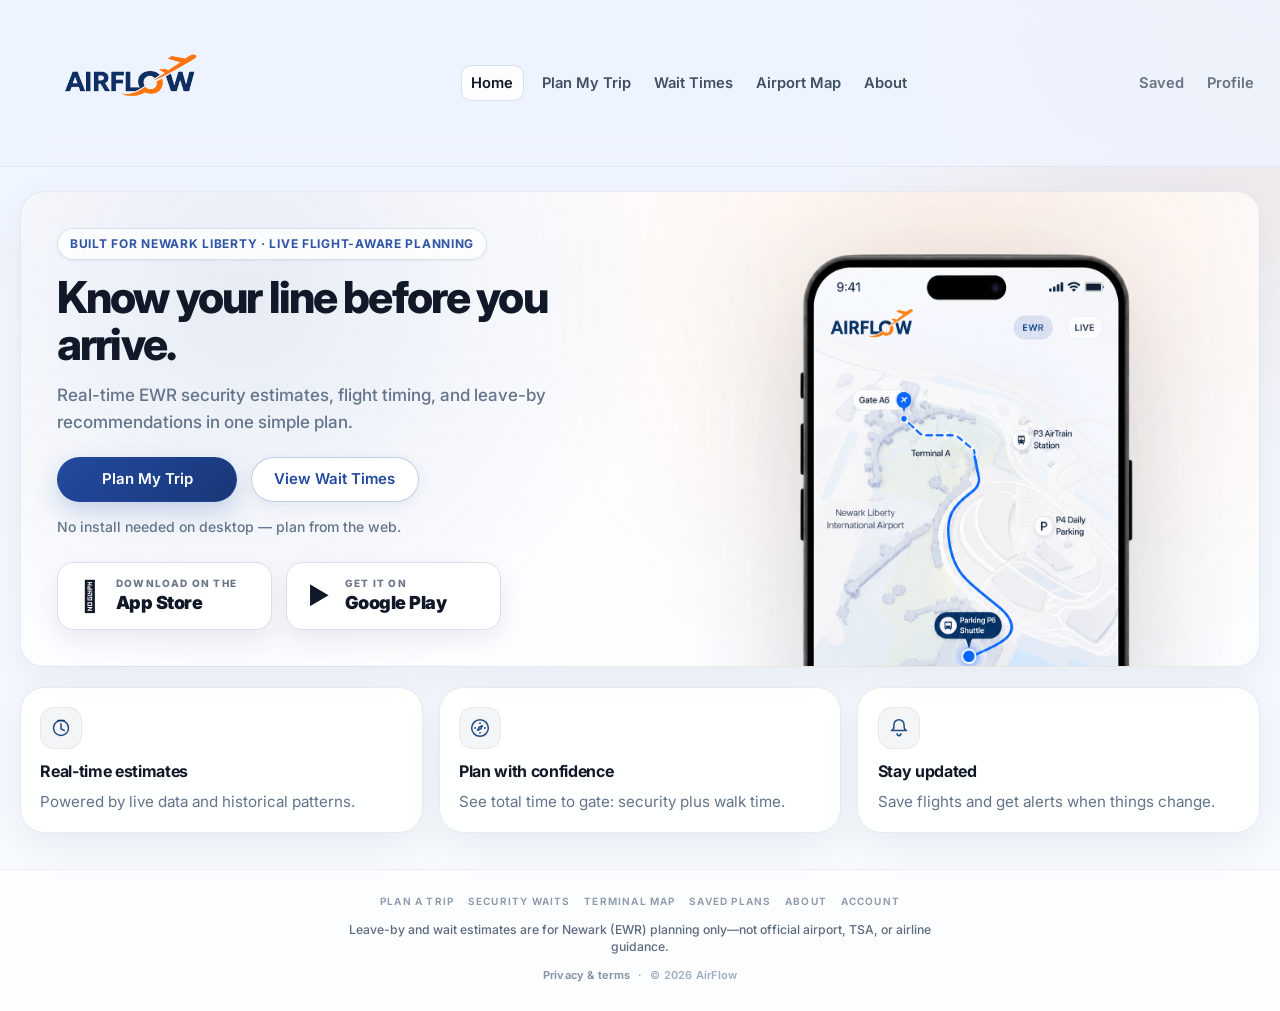
<file: frontend/index.html>
<!DOCTYPE html>
<html lang="en">
<head>
    <meta charset="UTF-8">
    <meta name="viewport" content="width=device-width, initial-scale=1.0">
    <title>AirFlow — EWR Security Wait Times</title>

    <link rel="preconnect" href="https://fonts.googleapis.com">
    <link rel="preconnect" href="https://fonts.gstatic.com" crossorigin>
    <link href="https://fonts.googleapis.com/css2?family=Inter:wght@400;500;600;700;800;900&display=swap" rel="stylesheet">
    <link rel="stylesheet" href="style-premium.css?v=p42">

    <style>
        /* Smaller horizontal App Store / Google Play badges */
        .af-store-badges {
            display: flex;
            flex-wrap: wrap;
            gap: 14px;
            align-items: center;
            margin-top: 0;
            max-width: 470px;
        }

        .af-store-badge {
            display: inline-flex;
            align-items: center;
            gap: 10px;
            min-width: 215px;
            min-height: 68px;
            padding: 12px 16px;
            border-radius: 16px;
            background: #ffffff;
            color: #111827;
            border: 1.5px solid #d9dee8;
            box-shadow: 0 10px 24px rgba(15, 23, 42, 0.07);
            text-decoration: none;
            box-sizing: border-box;
        }

        .af-store-icon {
            font-size: 30px;
            line-height: 1;
            color: #111827;
            width: 32px;
            display: flex;
            justify-content: center;
            align-items: center;
        }

        .af-store-icon--play {
            font-size: 24px;
        }

        .af-store-text {
            display: flex;
            flex-direction: column;
            line-height: 1.05;
        }

        .af-store-top {
            font-size: 10px;
            font-weight: 800;
            letter-spacing: 0.12em;
            text-transform: uppercase;
            color: #6d778b;
            margin-bottom: 5px;
        }

        .af-store-bottom {
            font-size: 18px;
            font-weight: 900;
            letter-spacing: -0.03em;
            color: #111827;
        }

        /* Single phone image only */
        .hero-art--phone {
            display: flex;
            justify-content: center;
            align-items: flex-start;
            padding-top: 1px;
            overflow: visible;
            background: transparent !important;
        }

        .hero-phone-image-wrap {
            width: 100%;
            display: flex;
            justify-content: center;
            align-items: flex-start;
            overflow: visible;
            background: transparent !important;
        }

        .hero-phone-image {
            width: 350px;
            max-width: 100%;
            height: auto;
            display: block;
            object-fit: contain;
            background: transparent !important;
            filter: drop-shadow(0 30px 60px rgba(15, 23, 42, 0.18));
        }

        @media (max-width: 1100px) {
            .hero-art--phone {
                padding-top: 24px;
            }

            .hero-phone-image {
                width: 350px;
            }

            .af-store-badges {
                max-width: 100%;
            }
        }
    </style>
</head>

<body>
    <div class="bg-grid" aria-hidden="true"></div>
    <div class="bg-glow" aria-hidden="true"></div>

    <header class="topbar">
        <div class="container topbar-inner">
            <a class="brand" href="index.html" aria-label="AirFlow home">
                <img class="brand-logo" src="assets/airflow-logo-transparent.png" alt="AirFlow" decoding="async" />
            </a>

            <nav class="topnav" aria-label="Primary">
                <a class="topnav-link is-active" href="index.html">Home</a>
                <a class="topnav-link" href="plan.html">Plan My Trip</a>
                <a class="topnav-link" href="waits.html">Wait Times</a>
                <a class="topnav-link" href="airport-map.html">Airport Map</a>
                <a class="topnav-link" href="about.html">About</a>
            </nav>

            <nav class="topnav topnav--right" aria-label="Account">
                <a class="topnav-link" href="saved.html">Saved</a>
                <a class="topnav-link" href="profile.html">Profile</a>
            </nav>
        </div>
    </header>

    <main class="container page">
        <section class="hero hero--home hero--landing">
            <div class="hero-copy">
                <p class="hero-trust-badge">Built for Newark Liberty · Live flight-aware planning</p>
                <h1 class="hero-title">Know your line before you arrive.</h1>

                <p class="hero-lede">
                    Real-time EWR security estimates, flight timing, and leave-by recommendations in one simple plan.
                </p>

                <div class="hero-actions">
                    <a class="btn btn-primary" href="plan.html">Plan My Trip</a>
                    <a class="btn btn-secondary" href="waits.html">View Wait Times</a>
                </div>

                <p class="hero-urgency">No install needed on desktop — plan from the web.</p>

                <div class="af-store-badges">
                    <a class="af-store-badge" href="#" aria-label="Download on the App Store">
                        <span class="af-store-icon"></span>
                        <span class="af-store-text">
                            <span class="af-store-top">Download on the</span>
                            <span class="af-store-bottom">App Store</span>
                        </span>
                    </a>

                    <a class="af-store-badge" href="#" aria-label="Get it on Google Play">
                        <span class="af-store-icon af-store-icon--play">▶</span>
                        <span class="af-store-text">
                            <span class="af-store-top">Get it on</span>
                            <span class="af-store-bottom">Google Play</span>
                        </span>
                    </a>
                </div>
            </div>

            <div class="hero-art hero-art--phone" aria-hidden="true">
                <div class="hero-phone-image-wrap">
                    <img
                        src="assets/app-screen.png"
                        alt="AirFlow app preview"
                        class="hero-phone-image"
                    />
                </div>
            </div>
        </section>

        <section class="features">
            <article class="feature card">
                <div class="feature-icon" aria-hidden="true">
                    <svg viewBox="0 0 24 24" width="20" height="20" fill="none" aria-hidden="true">
                        <path d="M12 7v6l4 2" stroke="currentColor" stroke-width="1.8" stroke-linecap="round" stroke-linejoin="round"/>
                        <path d="M8 3h8" stroke="currentColor" stroke-width="1.8" stroke-linecap="round"/>
                        <path d="M12 21a9 9 0 1 1 0-18 9 9 0 0 1 0 18Z" stroke="currentColor" stroke-width="1.8" stroke-linecap="round" stroke-linejoin="round"/>
                    </svg>
                </div>
                <h2 class="feature-title">Real-time estimates</h2>
                <p class="feature-copy">Powered by live data and historical patterns.</p>
            </article>

            <article class="feature card">
                <div class="feature-icon" aria-hidden="true">
                    <svg viewBox="0 0 24 24" width="20" height="20" fill="none" aria-hidden="true">
                        <path d="M12 22a10 10 0 1 1 0-20 10 10 0 0 1 0 20Z" stroke="currentColor" stroke-width="1.8"/>
                        <path d="M14.8 9.2 13 13l-3.8 1.8L11 11l3.8-1.8Z" stroke="currentColor" stroke-width="1.8" stroke-linejoin="round"/>
                        <path d="M12 6.2v.01M12 17.8v.01M6.2 12v.01M17.8 12v.01" stroke="currentColor" stroke-width="2.2" stroke-linecap="round"/>
                    </svg>
                </div>
                <h2 class="feature-title">Plan with confidence</h2>
                <p class="feature-copy">See total time to gate: security plus walk time.</p>
            </article>

            <article class="feature card">
                <div class="feature-icon" aria-hidden="true">
                    <svg viewBox="0 0 24 24" width="20" height="20" fill="none" aria-hidden="true">
                        <path d="M18 8a6 6 0 1 0-12 0c0 7-3 7-3 7h18s-3 0-3-7Z" stroke="currentColor" stroke-width="1.8" stroke-linejoin="round"/>
                        <path d="M9.8 19a2.2 2.2 0 0 0 4.4 0" stroke="currentColor" stroke-width="1.8" stroke-linecap="round"/>
                    </svg>
                </div>
                <h2 class="feature-title">Stay updated</h2>
                <p class="feature-copy">Save flights and get alerts when things change.</p>
            </article>
        </section>
    </main>

    <footer class="site-footer">
        <div class="container site-footer-inner">
            <nav class="site-footer-links" aria-label="Footer">
                <a href="plan.html">Plan a trip</a>
                <a href="waits.html">Security waits</a>
                <a href="airport-map.html">Terminal map</a>
                <a href="saved.html">Saved plans</a>
                <a href="about.html">About</a>
                <a href="profile.html">Account</a>
            </nav>
            <p class="site-footer-note">
                Leave-by and wait estimates are for Newark (EWR) planning only—not official airport, TSA, or airline guidance.
            </p>
            <p class="site-footer-legal">
                <a href="about.html">Privacy &amp; terms</a>
                <span aria-hidden="true">·</span>
                <span>&copy; 2026 AirFlow</span>
            </p>
        </div>
    </footer>
</body>
</html>
</file>
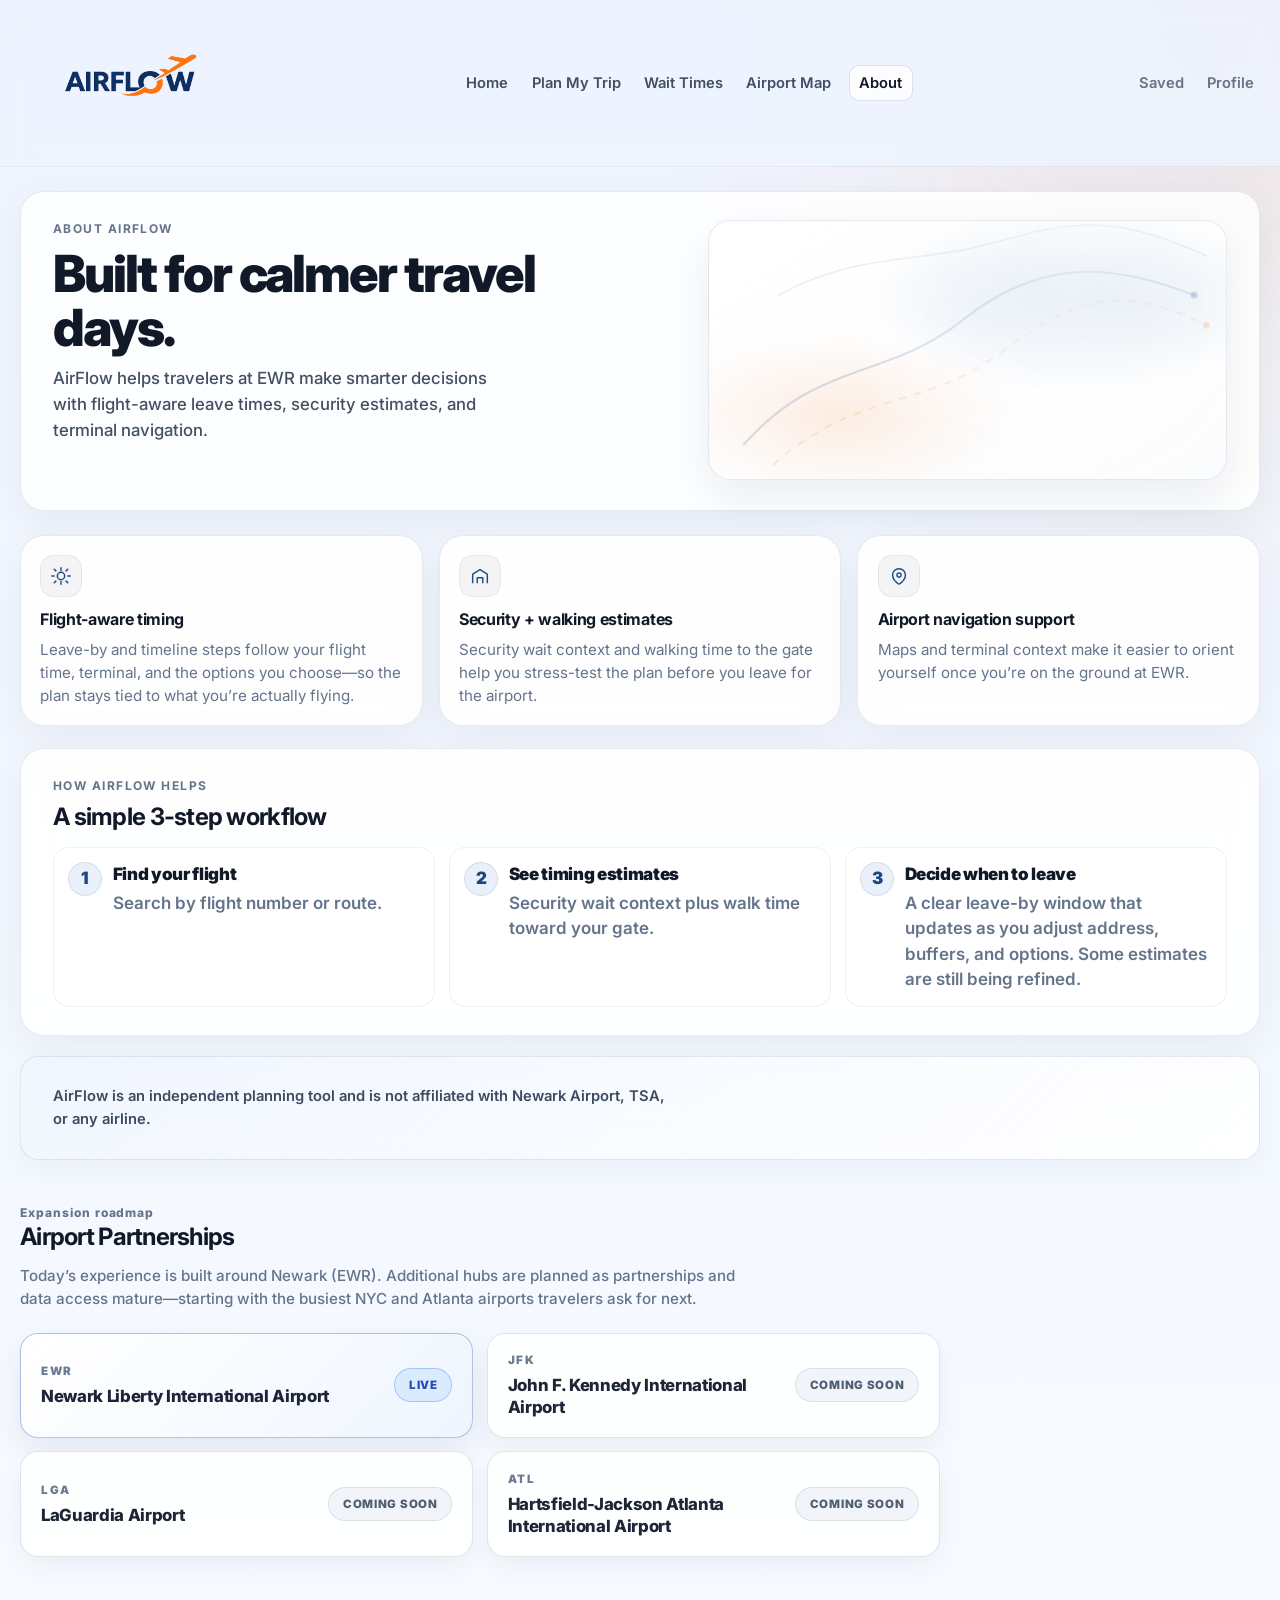
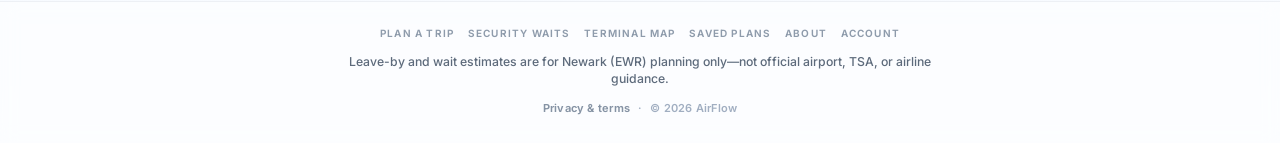
<file: frontend/about.html>
<!DOCTYPE html>
<html lang="en">
<head>
    <meta charset="UTF-8" />
    <meta name="viewport" content="width=device-width, initial-scale=1.0" />
    <title>AirFlow — About</title>
    <link rel="preconnect" href="https://fonts.googleapis.com" />
    <link rel="preconnect" href="https://fonts.gstatic.com" crossorigin />
    <link href="https://fonts.googleapis.com/css2?family=Inter:wght@400;500;600;700&display=swap" rel="stylesheet" />
    <link rel="stylesheet" href="style-premium.css?v=p52" />
</head>
<body>
    <div class="bg-grid" aria-hidden="true"></div>
    <div class="bg-glow" aria-hidden="true"></div>

    <header class="topbar">
        <div class="container topbar-inner">
            <a class="brand" href="index.html" aria-label="AirFlow home">
                <img class="brand-logo" src="assets/airflow-logo-transparent.png" alt="AirFlow" decoding="async" />
            </a>

            <nav class="topnav" aria-label="Primary">
                <a class="topnav-link" href="index.html">Home</a>
                <a class="topnav-link" href="plan.html">Plan My Trip</a>
                <a class="topnav-link" href="waits.html">Wait Times</a>
                <a class="topnav-link" href="airport-map.html">Airport Map</a>
                <a class="topnav-link is-active" href="about.html">About</a>
            </nav>

            <nav class="topnav topnav--right" aria-label="Account">
                <a class="topnav-link" href="saved.html">Saved</a>
                <a class="topnav-link" href="profile.html">Profile</a>
            </nav>
        </div>
    </header>

    <main class="container page about-page">
        <section class="hero hero--about">
            <div class="hero-copy">
                <p class="kicker">About AirFlow</p>
                <h1 class="hero-title">Built for calmer travel days.</h1>
                <p class="hero-lede hero-lede--about">
                    AirFlow helps travelers at EWR make smarter decisions with flight-aware leave times, security estimates, and terminal navigation.
                </p>
            </div>
            <div class="hero-art hero-art--about" aria-hidden="true"></div>
        </section>

        <section class="features about-features">
            <article class="feature card">
                <div class="feature-icon" aria-hidden="true">
                    <svg viewBox="0 0 24 24" width="22" height="22" fill="none" xmlns="http://www.w3.org/2000/svg">
                        <path d="M12 3v3M12 18v3M4.5 12H2M22 12h-2.5M6.4 6.4 4.6 4.6M19.4 19.4l-1.8-1.8M6.4 17.6l-1.8 1.8M19.4 4.6l-1.8 1.8" stroke="currentColor" stroke-width="1.6" stroke-linecap="round"/>
                        <circle cx="12" cy="12" r="4" stroke="currentColor" stroke-width="1.6"/>
                    </svg>
                </div>
                <h2 class="feature-title">Flight-aware timing</h2>
                <p class="feature-copy">Leave-by and timeline steps follow your flight time, terminal, and the options you choose—so the plan stays tied to what you’re actually flying.</p>
            </article>
            <article class="feature card">
                <div class="feature-icon" aria-hidden="true">
                    <svg viewBox="0 0 24 24" width="22" height="22" fill="none" xmlns="http://www.w3.org/2000/svg">
                        <path d="M4 20V10l8-5 8 5v10" stroke="currentColor" stroke-width="1.6" stroke-linejoin="round"/>
                        <path d="M9 20v-6h6v6" stroke="currentColor" stroke-width="1.6" stroke-linejoin="round"/>
                    </svg>
                </div>
                <h2 class="feature-title">Security + walking estimates</h2>
                <p class="feature-copy">Security wait context and walking time to the gate help you stress-test the plan before you leave for the airport.</p>
            </article>
            <article class="feature card">
                <div class="feature-icon" aria-hidden="true">
                    <svg viewBox="0 0 24 24" width="22" height="22" fill="none" xmlns="http://www.w3.org/2000/svg">
                        <path d="M12 21s7-4.35 7-10a7 7 0 1 0-14 0c0 5.65 7 10 7 10Z" stroke="currentColor" stroke-width="1.6" stroke-linejoin="round"/>
                        <circle cx="12" cy="11" r="2.25" stroke="currentColor" stroke-width="1.6"/>
                    </svg>
                </div>
                <h2 class="feature-title">Airport navigation support</h2>
                <p class="feature-copy">Maps and terminal context make it easier to orient yourself once you’re on the ground at EWR.</p>
            </article>
        </section>

        <section class="how-helps card card--padded about-how">
            <p class="kicker about-how-kicker">How AirFlow helps</p>
            <h2 class="section-title section-title--lg about-how-title">A simple 3-step workflow</h2>
            <div class="steps">
                <div class="step">
                    <div class="step-num" aria-hidden="true">1</div>
                    <div class="step-body">
                        <p class="step-title">Find your flight</p>
                        <p class="step-copy">Search by flight number or route.</p>
                    </div>
                </div>
                <div class="step">
                    <div class="step-num" aria-hidden="true">2</div>
                    <div class="step-body">
                        <p class="step-title">See timing estimates</p>
                        <p class="step-copy">Security wait context plus walk time toward your gate.</p>
                    </div>
                </div>
                <div class="step">
                    <div class="step-num" aria-hidden="true">3</div>
                    <div class="step-body">
                        <p class="step-title">Decide when to leave</p>
                        <p class="step-copy">A clear leave-by window that updates as you adjust address, buffers, and options. Some estimates are still being refined.</p>
                    </div>
                </div>
            </div>
        </section>

        <section class="about-disclaimer card card--padded" aria-label="Disclaimer">
            <p class="about-disclaimer-copy">
                AirFlow is an independent planning tool and is not affiliated with Newark Airport, TSA, or any airline.
            </p>
        </section>

        <section class="airport-partnerships">
            <div class="airport-partnerships-head">
                <p class="mini-kicker">Expansion roadmap</p>
                <h2 class="section-title section-title--lg">Airport Partnerships</h2>
                <p class="muted airport-partnerships-lede">
                    Today’s experience is built around Newark (EWR). Additional hubs are planned as partnerships and data access mature—starting with the busiest NYC and Atlanta airports travelers ask for next.
                </p>
            </div>

            <div class="airport-partnerships-grid airport-partnerships-grid--core">
                <article class="airport-card airport-card--active">
                    <div>
                        <p class="airport-code">EWR</p>
                        <h3>Newark Liberty International Airport</h3>
                    </div>
                    <span class="airport-status airport-status--active">Live</span>
                </article>

                <article class="airport-card">
                    <div>
                        <p class="airport-code">JFK</p>
                        <h3>John F. Kennedy International Airport</h3>
                    </div>
                    <span class="airport-status">Coming soon</span>
                </article>

                <article class="airport-card">
                    <div>
                        <p class="airport-code">LGA</p>
                        <h3>LaGuardia Airport</h3>
                    </div>
                    <span class="airport-status">Coming soon</span>
                </article>

                <article class="airport-card">
                    <div>
                        <p class="airport-code">ATL</p>
                        <h3>Hartsfield-Jackson Atlanta International Airport</h3>
                    </div>
                    <span class="airport-status">Coming soon</span>
                </article>
            </div>
        </section>
    </main>

    <footer class="site-footer">
        <div class="container site-footer-inner">
            <nav class="site-footer-links" aria-label="Footer">
                <a href="plan.html">Plan a trip</a>
                <a href="waits.html">Security waits</a>
                <a href="airport-map.html">Terminal map</a>
                <a href="saved.html">Saved plans</a>
                <a href="about.html">About</a>
                <a href="profile.html">Account</a>
            </nav>
            <p class="site-footer-note">
                Leave-by and wait estimates are for Newark (EWR) planning only—not official airport, TSA, or airline guidance.
            </p>
            <p class="site-footer-legal">
                <a href="about.html">Privacy &amp; terms</a>
                <span aria-hidden="true">·</span>
                <span>&copy; 2026 AirFlow</span>
            </p>
        </div>
    </footer>
</body>
</html>
</file>
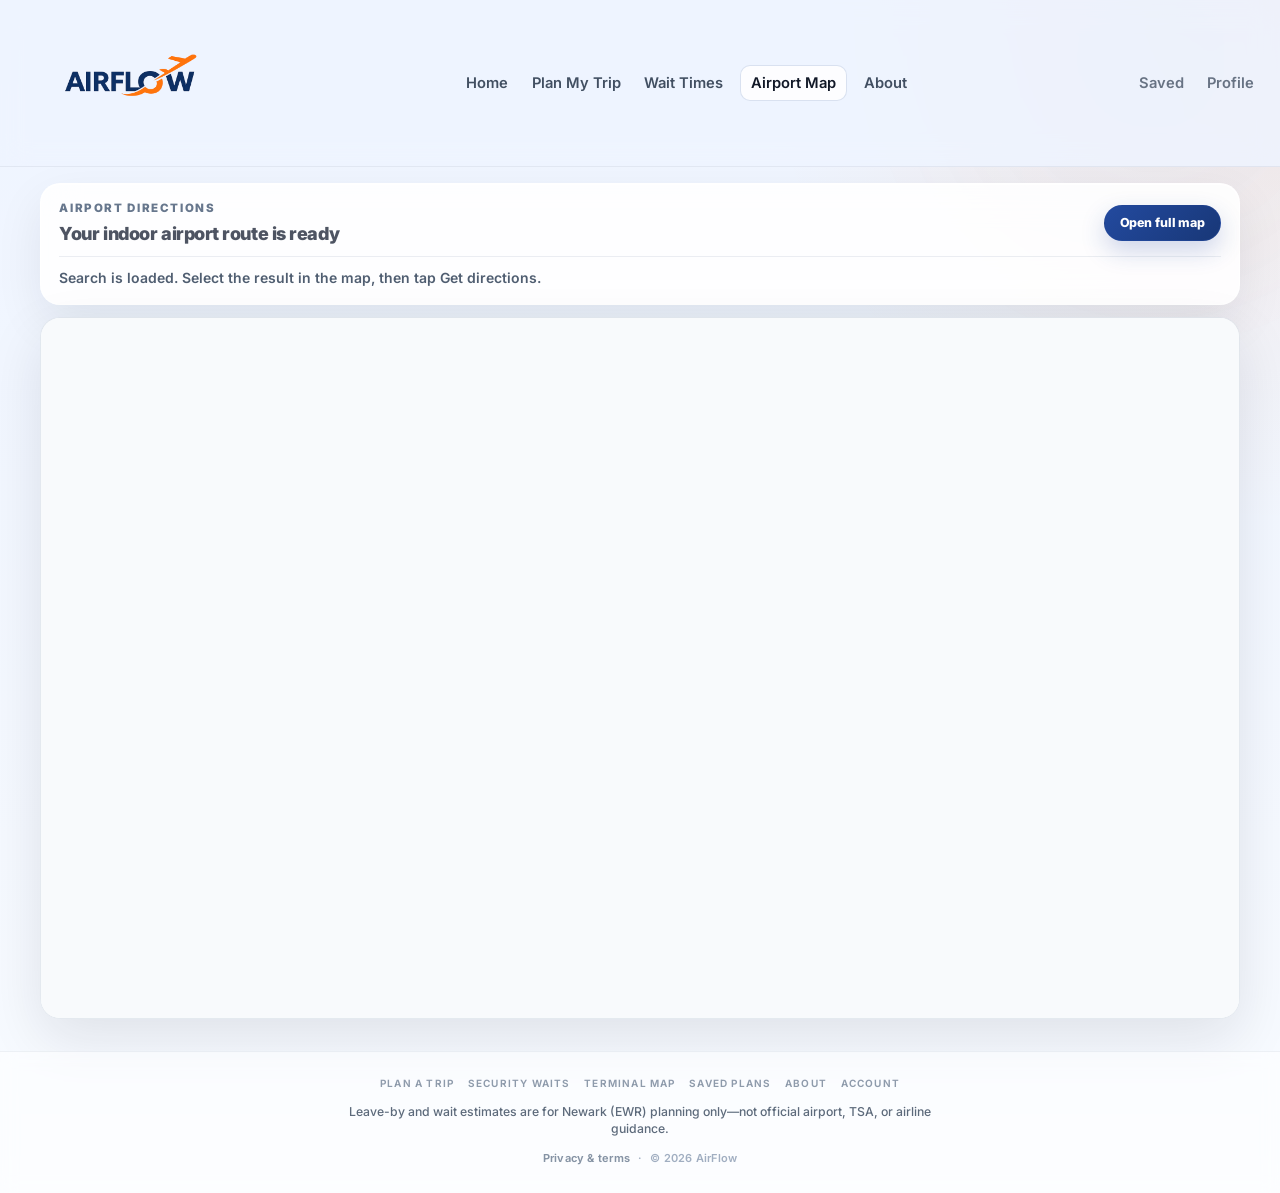
<file: frontend/airport-map.html>
<!DOCTYPE html>
<html lang="en">
<head>
    <meta charset="UTF-8" />
    <meta name="viewport" content="width=device-width, initial-scale=1.0" />
    <title>AirFlow — Airport Map</title>
    <link rel="preconnect" href="https://fonts.googleapis.com" />
    <link rel="preconnect" href="https://fonts.gstatic.com" crossorigin />
    <link href="https://fonts.googleapis.com/css2?family=Inter:wght@400;500;600;700;800&display=swap" rel="stylesheet" />
    <link rel="stylesheet" href="style-premium.css?v=p47" />
</head>
<body>
    <div class="bg-grid" aria-hidden="true"></div>
    <div class="bg-glow" aria-hidden="true"></div>

    <header class="topbar">
        <div class="container container--page-wide topbar-inner">
            <a class="brand" href="index.html" aria-label="AirFlow home">
                <img class="brand-logo" src="assets/airflow-logo-transparent.png" alt="AirFlow" decoding="async" />
            </a>

            <nav class="topnav" aria-label="Primary">
                <a class="topnav-link" href="index.html">Home</a>
                <a class="topnav-link" href="plan.html">Plan My Trip</a>
                <a class="topnav-link" href="waits.html">Wait Times</a>
                <a class="topnav-link is-active" href="airport-map.html">Airport Map</a>
                <a class="topnav-link" href="about.html">About</a>
            </nav>

            <nav class="topnav topnav--right" aria-label="Account">
                <a class="topnav-link" href="saved.html">Saved</a>
                <a class="topnav-link" href="profile.html">Profile</a>
            </nav>
        </div>
    </header>

    <main class="container container--page-wide page am-page">
        <div class="am-layout">
            <section
                class="am-top-bar am-glass"
                id="am-route-panel"
                aria-labelledby="am-route-panel-title"
            >
                <div class="am-top-bar-main">
                    <div class="am-top-bar-left">
                        <a
                            class="am-back-to-plan"
                            id="am-back-to-plan"
                            href="plan-details.html"
                            hidden
                            aria-hidden="true"
                        >← Back to plan</a>
                        <div class="am-route-block">
                            <h1 class="am-route-panel-title" id="am-route-panel-title">Airport directions</h1>
                            <p class="am-route-line" id="am-route-subtitle">Your indoor airport route is ready.</p>
                        </div>
                    </div>
                    <div class="am-top-bar-actions" role="group" aria-label="Map actions">
                        <div class="am-toolbar is-hidden" id="map-quick-actions" role="toolbar" aria-label="Map search shortcuts">
                            <button type="button" class="am-tool-btn" id="map-btn-search-gate">Search gate</button>
                            <button type="button" class="am-tool-btn" id="map-btn-search-parking">Search parking</button>
                            <button type="button" class="am-tool-btn" id="map-btn-show-terminal">Show terminal</button>
                        </div>
                        <a
                            class="am-tool-btn am-tool-btn--primary am-open-full-map"
                            href="https://maps.newarkairport.com/?lang=en"
                            target="_blank"
                            rel="noopener noreferrer"
                        >
                            Open full map
                        </a>
                    </div>
                </div>
                <p class="am-instruction-line">
                    Search is loaded. Select the result in the map, then tap Get directions.
                </p>
            </section>

            <div class="am-map-shell am-glass">
                <div class="am-map-embed-wrap">
                    <iframe
                        id="ewr-map-iframe"
                        title="Newark Airport Interactive Map"
                        src="https://maps.newarkairport.com/?lang=en"
                        loading="lazy"
                    ></iframe>
                </div>
            </div>
        </div>
    </main>

    <footer class="site-footer">
        <div class="container container--page-wide site-footer-inner">
            <nav class="site-footer-links" aria-label="Footer">
                <a href="plan.html">Plan a trip</a>
                <a href="waits.html">Security waits</a>
                <a href="airport-map.html">Terminal map</a>
                <a href="saved.html">Saved plans</a>
                <a href="about.html">About</a>
                <a href="profile.html">Account</a>
            </nav>
            <p class="site-footer-note">
                Leave-by and wait estimates are for Newark (EWR) planning only—not official airport, TSA, or airline guidance.
            </p>
            <p class="site-footer-legal">
                <a href="about.html">Privacy &amp; terms</a>
                <span aria-hidden="true">·</span>
                <span>&copy; 2026 AirFlow</span>
            </p>
        </div>
    </footer>

    <script src="airport-map.js?v=am7"></script>
</body>
</html>
</file>
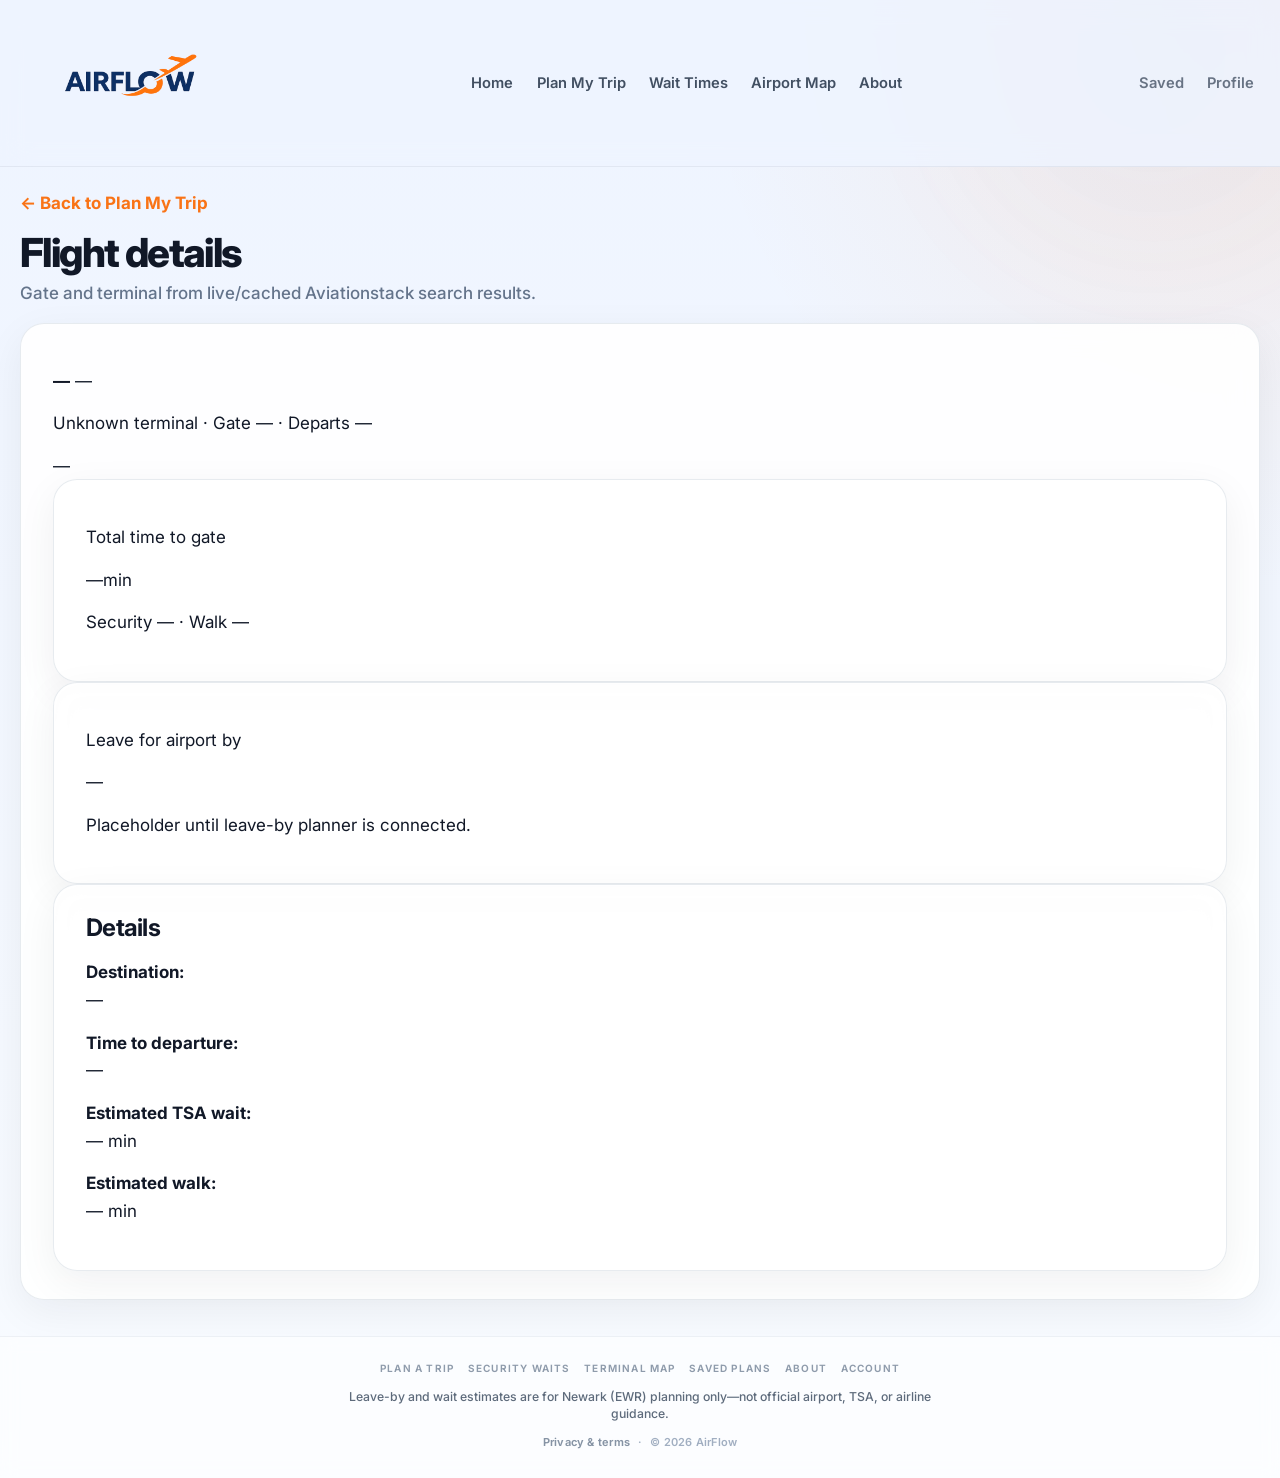
<file: frontend/flight.html>
<!DOCTYPE html>
<html lang="en">
<head>
    <meta charset="UTF-8">
    <meta name="viewport" content="width=device-width, initial-scale=1.0">
    <title>AirFlow — Flight Terminal Wait</title>
    <link rel="preconnect" href="https://fonts.googleapis.com">
    <link rel="preconnect" href="https://fonts.gstatic.com" crossorigin>
    <link href="https://fonts.googleapis.com/css2?family=Inter:wght@400;500;600;700&display=swap" rel="stylesheet">
    <link rel="stylesheet" href="style-premium.css?v=p41">
</head>
<body>
    <div class="bg-grid" aria-hidden="true"></div>
    <div class="bg-glow" aria-hidden="true"></div>

    <header class="topbar">
        <div class="container topbar-inner">
            <a class="brand" href="index.html" aria-label="AirFlow home">
                <img class="brand-logo" src="assets/airflow-logo-transparent.png" alt="AirFlow" decoding="async" />
            </a>

            <nav class="topnav" aria-label="Primary">
                <a class="topnav-link" href="index.html">Home</a>
                <a class="topnav-link" href="plan.html">Plan My Trip</a>
                <a class="topnav-link" href="waits.html">Wait Times</a>
                <a class="topnav-link" href="airport-map.html">Airport Map</a>
                <a class="topnav-link" href="about.html">About</a>
            </nav>

            <nav class="topnav topnav--right" aria-label="Account">
                <a class="topnav-link" href="saved.html">Saved</a>
                <a class="topnav-link" href="profile.html">Profile</a>
            </nav>
        </div>
    </header>

    <main class="container page">
        <a class="back-link" href="plan.html">← Back to Plan My Trip</a>
        <section class="page-head">
            <h1 class="page-title">Flight details</h1>
            <p class="page-subtitle">Gate and terminal from live/cached Aviationstack search results.</p>
        </section>

        <div class="card card--padded" id="flight-detail-card">
            <p>Loading flight details…</p>
        </div>
    </main>

    <footer class="site-footer">
        <div class="container site-footer-inner">
            <nav class="site-footer-links" aria-label="Footer">
                <a href="plan.html">Plan a trip</a>
                <a href="waits.html">Security waits</a>
                <a href="airport-map.html">Terminal map</a>
                <a href="saved.html">Saved plans</a>
                <a href="about.html">About</a>
                <a href="profile.html">Account</a>
            </nav>
            <p class="site-footer-note">
                Leave-by and wait estimates are for Newark (EWR) planning only—not official airport, TSA, or airline guidance.
            </p>
            <p class="site-footer-legal">
                <a href="about.html">Privacy &amp; terms</a>
                <span aria-hidden="true">·</span>
                <span>&copy; 2026 AirFlow</span>
            </p>
        </div>
    </footer>

    <script src="saved-flights.js"></script>
    <script src="flight.js?v=mock1"></script>
</body>
</html>
</file>
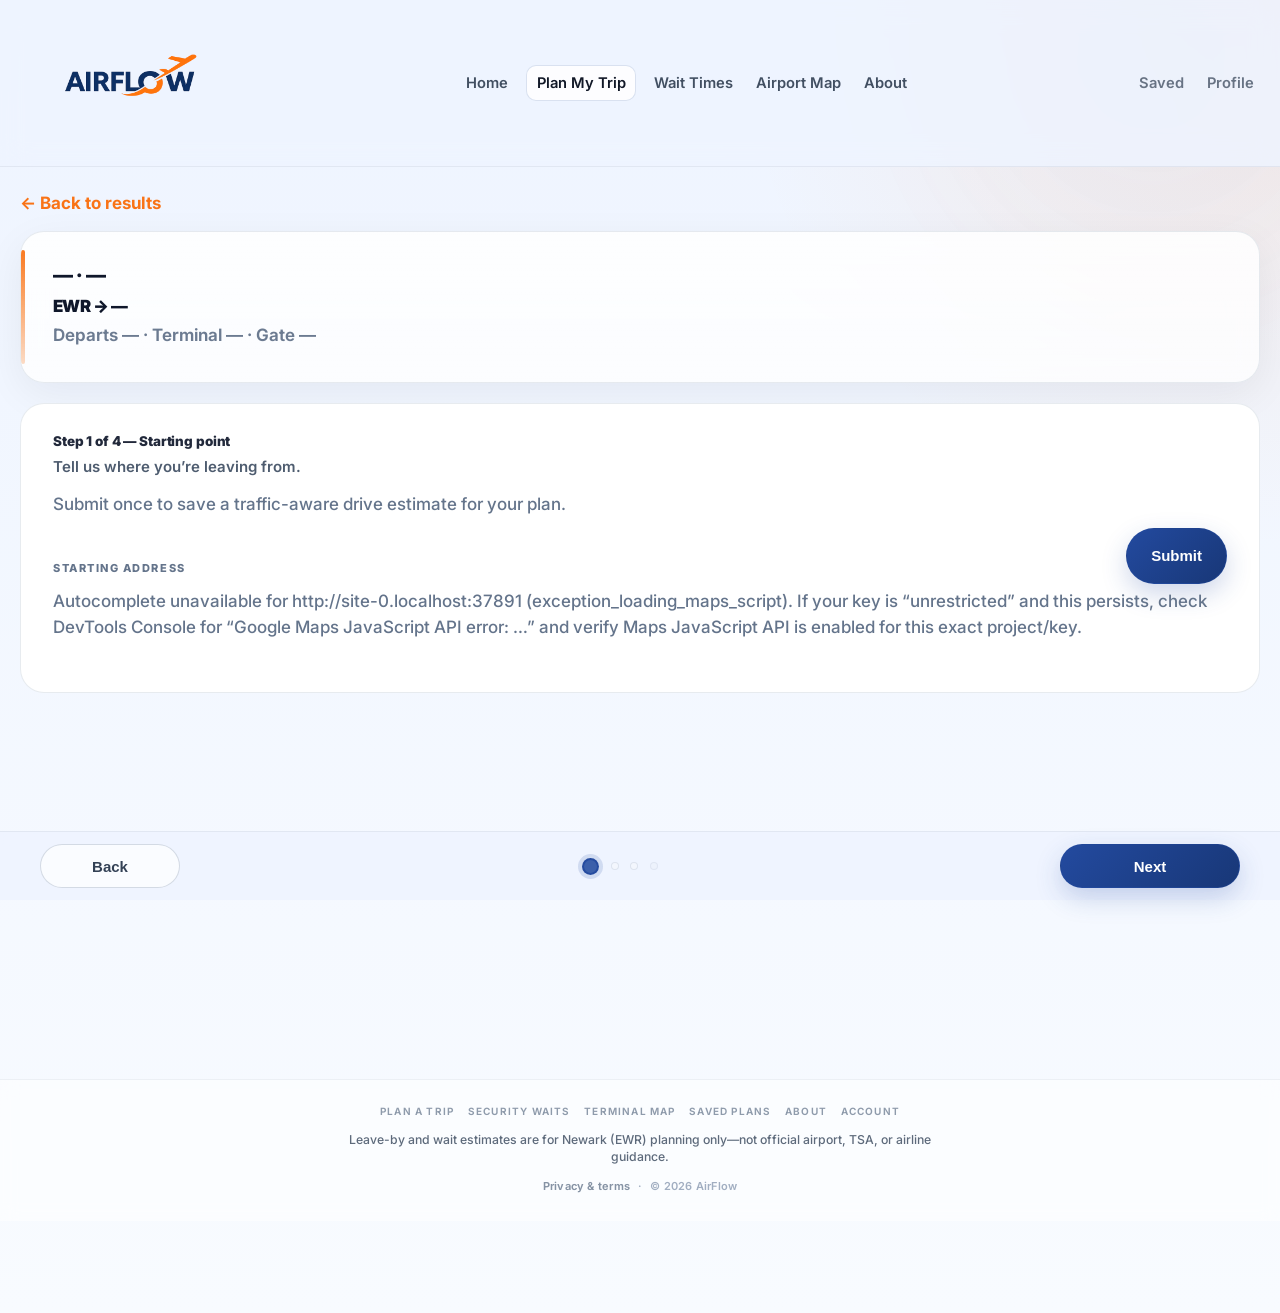
<file: frontend/plan-details.html>
<!DOCTYPE html>
<html lang="en">
<head>
    <meta charset="UTF-8" />
    <meta name="viewport" content="width=device-width, initial-scale=1.0" />
    <title>AirFlow — Flight Plan</title>
    <link rel="preconnect" href="https://fonts.googleapis.com" />
    <link rel="preconnect" href="https://fonts.gstatic.com" crossorigin />
    <link href="https://fonts.googleapis.com/css2?family=Inter:wght@400;500;600;700&display=swap" rel="stylesheet" />
    <link rel="stylesheet" href="style-premium.css?v=p53" />
</head>
<body>
    <div class="bg-grid" aria-hidden="true"></div>
    <div class="bg-glow" aria-hidden="true"></div>

    <header class="topbar">
        <div class="container topbar-inner">
            <a class="brand" href="index.html" aria-label="AirFlow home">
                <img class="brand-logo" src="assets/airflow-logo-transparent.png" alt="AirFlow" decoding="async" />
            </a>

            <nav class="topnav" aria-label="Primary">
                <a class="topnav-link" href="index.html">Home</a>
                <a class="topnav-link is-active" href="plan.html">Plan My Trip</a>
                <a class="topnav-link" href="waits.html">Wait Times</a>
                <a class="topnav-link" href="airport-map.html">Airport Map</a>
                <a class="topnav-link" href="about.html">About</a>
            </nav>

            <nav class="topnav topnav--right" aria-label="Account">
                <a class="topnav-link" href="saved.html">Saved</a>
                <a class="topnav-link" href="profile.html">Profile</a>
            </nav>
        </div>
    </header>

    <main class="container page">
        <a class="back-link" id="pd-back-link" href="plan.html">← Back to results</a>

        <section class="card card--padded plan-detail-head" aria-label="Selected flight">
            <div class="plan-detail-head-top">
                <div class="plan-detail-summary">
                    <p class="plan-detail-summary-title" id="pd-summary-title">—</p>
                    <p class="plan-detail-summary-route" id="pd-summary-route">—</p>
                    <p class="plan-detail-summary-meta" id="pd-summary-meta">—</p>
                    <p class="plan-detail-summary-boarding" id="pd-boarding-inline"></p>
                </div>
            </div>
        </section>

        <div class="pd-steps-viewport" aria-label="Plan steps">
            <div class="pd-steps-track" id="pd-steps-track">
                <section class="pd-step" data-step="address" aria-label="Step 1: Address">
                    <section class="card card--padded plan-detail-card" id="pd-step-address" aria-label="Departing address">
                        <header class="pd-step-progress-head">
                            <p class="pd-step-progress-line">Step 1 of 4 — Starting point</p>
                            <p class="pd-step-hint">Tell us where you’re leaving from.</p>
                        </header>
                        <p class="muted pd-step-tertiary">Submit once to save a traffic-aware drive estimate for your plan.</p>

                        <div class="pd-address-row">
                            <label class="field plan-detail-address">
                                <span class="field-label">Starting address</span>
                                <div id="pd-origin-control"></div>
                                <input class="field-input is-hidden" id="pd-origin" type="text" placeholder="Start typing your address…" autocomplete="off" />
                            </label>
                            <button class="btn btn-primary pd-calc-btn" id="pd-calc-drive" type="button">Submit</button>
                        </div>
                        <p class="muted" id="pd-ac-status" style="margin-top:0.35rem"></p>
                        <p class="planner-drive-status" id="pd-drive-status" aria-live="polite"></p>
                    </section>
                </section>

                <section class="pd-step" data-step="options" aria-label="Step 2: Advanced options">
                    <section class="card card--padded pd-advanced" id="pd-step-advanced" aria-label="Advanced options">
                        <header class="pd-step-progress-head pd-step-progress-head--spaced">
                            <p class="pd-step-progress-line">Step 2 of 4 — Airport preferences</p>
                            <p class="pd-step-hint">Adjust security, bags, and parking assumptions.</p>
                        </header>
                        <div class="plan-detail-options pd-advanced-layout">
                            <div class="pd-advanced-block pd-advanced-block--security">
                                <p class="pd-advanced-block-kicker">Security line</p>
                                <div class="pd-advanced-toggle-grid">
                                    <label class="planner-toggle">
                                        <input type="checkbox" id="pd-precheck" />
                                        <span>TSA PreCheck</span>
                                    </label>
                                    <label class="planner-toggle">
                                        <input type="checkbox" id="pd-clear" />
                                        <span>CLEAR</span>
                                    </label>
                                </div>
                            </div>

                            <div class="pd-advanced-block pd-advanced-block--airport">
                                <p class="pd-advanced-block-kicker">At the airport</p>
                                <div class="pd-advanced-toggle-grid">
                                    <label class="planner-toggle">
                                        <input type="checkbox" id="pd-bags" />
                                        <span>Checked bag</span>
                                    </label>
                                    <label class="planner-toggle">
                                        <input type="checkbox" id="pd-park" />
                                        <span>Parking</span>
                                    </label>
                                </div>
                            </div>
                        </div>
                        <p class="muted is-hidden" id="pd-park-selected" style="margin:0.55rem 0 0">Parking lot: —</p>
                        <p class="muted pd-options-note" id="pd-options-note">
                            Security time uses your selected flight terminal. TSA PreCheck and CLEAR can’t both be selected.
                        </p>
                    </section>
                </section>

                <section class="pd-step" data-step="leave" aria-label="Step 3: Leave-by choice">
                    <section class="pd-leave-focus" id="pd-step-leave" aria-label="Leave time">
                        <section class="card card--padded" aria-label="Leave by choice">
                            <header class="pd-step-progress-head">
                                <p class="pd-step-progress-line">Step 3 of 4 — Leave-by style</p>
                                <p class="pd-step-hint">Choose how much buffer you want before boarding.</p>
                            </header>
                            <p class="muted pd-step-dynamic" id="pd-support"></p>

                            <div class="pd-leave-list" role="list" aria-label="Leave by options">
                                <button type="button" class="pd-leave-option pd-leave-option--relaxed" data-choice="very_safe">
                                    <div class="pd-leave-left">
                                        <span class="pd-leave-title">Relaxed</span>
                                        <span class="pd-leave-sub">Maximum cushion</span>
                                        <span class="pd-leave-gate" id="pd-leave-very-safe-gate">—</span>
                                    </div>
                                    <div class="pd-leave-right">
                                        <span class="pd-leave-time" id="pd-leave-very-safe">—</span>
                                    </div>
                                </button>
                                <button type="button" class="pd-leave-option pd-leave-option--safe" data-choice="safe">
                                    <div class="pd-leave-left">
                                        <span class="pd-leave-title">Safe</span>
                                        <span class="pd-leave-sub">Extra buffer</span>
                                        <span class="pd-leave-gate" id="pd-leave-safe-gate">—</span>
                                    </div>
                                    <div class="pd-leave-right">
                                        <span class="pd-leave-time" id="pd-leave-safe">—</span>
                                    </div>
                                </button>
                                <button type="button" class="pd-leave-option pd-leave-option--balanced is-selected" data-choice="rec">
                                    <div class="pd-leave-left">
                                        <div class="pd-leave-title-wrap">
                                            <span class="pd-leave-title">Balanced</span>
                                            <span class="pd-leave-recommended-pill">Recommended</span>
                                        </div>
                                        <span class="pd-leave-sub">Best balance</span>
                                        <span class="pd-leave-gate" id="pd-leave-rec-gate">—</span>
                                    </div>
                                    <div class="pd-leave-right">
                                        <span class="pd-leave-time" id="pd-leave-rec">—</span>
                                    </div>
                                </button>
                                <button type="button" class="pd-leave-option pd-leave-option--tight" data-choice="tight">
                                    <div class="pd-leave-left">
                                        <span class="pd-leave-title">Tight</span>
                                        <span class="pd-leave-sub">Minimal buffer</span>
                                        <span class="pd-leave-gate" id="pd-leave-tight-gate">—</span>
                                    </div>
                                    <div class="pd-leave-right">
                                        <span class="pd-leave-time" id="pd-leave-tight">—</span>
                                    </div>
                                </button>
                                <button type="button" class="pd-leave-option pd-leave-option--last-call" data-choice="very_tight">
                                    <div class="pd-leave-left">
                                        <span class="pd-leave-title">Last call</span>
                                        <span class="pd-leave-sub">Risky</span>
                                        <span class="pd-leave-gate" id="pd-leave-very-tight-gate">—</span>
                                    </div>
                                    <div class="pd-leave-right">
                                        <span class="pd-leave-time" id="pd-leave-very-tight">—</span>
                                    </div>
                                </button>
                            </div>

                            <p class="muted" style="margin-top:0.75rem">We estimate drive time, security, and walking time to compute these options.</p>
                        </section>
                    </section>
                </section>

                <section class="pd-step" data-step="create" aria-label="Step 4: Create timeline">
                    <section class="card card--padded pd-timeline-card is-hidden" id="pd-step-timeline" aria-label="Timing breakdown">
                        <div class="pd-timeline-head">
                            <div class="pd-timeline-head-left">
                                <p class="pd-step-progress-line">Step 4 of 4 — Your airport timeline</p>
                                <p class="pd-step-hint">Review your step-by-step plan.</p>
                            </div>
                            <button class="btn btn-primary" id="pd-save-timeline" type="button">Save timeline</button>
                        </div>
                        <ol class="pd-timeline" aria-label="Timeline steps">
                            <li class="pd-timeline-item pd-timeline-item--start">
                                <div class="pd-timeline-node" aria-hidden="true"></div>
                                <div class="pd-timeline-body">
                                    <div class="pd-timeline-row">
                                        <div class="pd-timeline-main">
                                            <p class="pd-timeline-title">Leave for airport</p>
                                            <div class="pd-timeline-address-line">
                                                <p class="pd-timeline-sub pd-timeline-sub--address" id="pd-drive-source">—</p>
                                                <button type="button" class="pd-timeline-edit" id="pd-edit-origin" aria-label="Edit starting address">
                                                    Edit
                                                </button>
                                            </div>
                                        </div>
                                        <div class="pd-timeline-meta">
                                            <p class="pd-timeline-clock" id="pd-tl-leave">—</p>
                                            <p class="pd-timeline-min"><strong id="pd-drive">—</strong><span>min</span></p>
                                        </div>
                                    </div>
                                </div>
                            </li>

                            <li class="pd-timeline-item is-hidden" id="pd-addons-wrap">
                                <div class="pd-timeline-node" aria-hidden="true"></div>
                                <div class="pd-timeline-body">
                                    <div class="pd-timeline-row">
                                        <div class="pd-timeline-main">
                                            <p class="pd-timeline-title" id="pd-addons-title">Extra step</p>
                                            <div class="pd-timeline-address-line pd-timeline-security-line is-hidden" id="pd-addons-park-edit-row">
                                                <div class="pd-timeline-security-left">
                                                    <p class="pd-timeline-security-primary" id="pd-addons-parking-name">—</p>
                                                </div>
                                                <button type="button" class="pd-timeline-edit" id="pd-edit-parking" aria-label="Edit parking lot">
                                                    Edit
                                                </button>
                                            </div>
                                            <p class="pd-timeline-sub pd-timeline-sub--addons" id="pd-addons-sub">Parking / bag drop</p>
                                        </div>
                                        <div class="pd-timeline-meta">
                                            <p class="pd-timeline-clock" id="pd-tl-addons">—</p>
                                            <p class="pd-timeline-min"><strong id="pd-addons-min">—</strong><span>min</span></p>
                                        </div>
                                    </div>
                                </div>
                            </li>

                            <li class="pd-timeline-item">
                                <div class="pd-timeline-node" aria-hidden="true"></div>
                                <div class="pd-timeline-body">
                                    <div class="pd-timeline-row">
                                        <div class="pd-timeline-main">
                                            <p class="pd-timeline-title">Security</p>
                                            <div class="pd-timeline-address-line pd-timeline-security-line">
                                                <div class="pd-timeline-security-left">
                                                    <p class="pd-timeline-security-primary" id="pd-security-gate">—</p>
                                                    <p class="pd-timeline-security-secondary" id="pd-security-line">Regular security</p>
                                                </div>
                                                <button type="button" class="pd-timeline-edit" id="pd-edit-security" aria-label="Edit security options">
                                                    Edit
                                                </button>
                                            </div>
                                        </div>
                                        <div class="pd-timeline-meta">
                                            <p class="pd-timeline-clock" id="pd-tl-security">—</p>
                                            <p class="pd-timeline-min"><strong id="pd-security">—</strong><span>min</span></p>
                                        </div>
                                    </div>
                                </div>
                            </li>

                            <li class="pd-timeline-item">
                                <div class="pd-timeline-node" aria-hidden="true"></div>
                                <div class="pd-timeline-body">
                                    <div class="pd-timeline-row">
                                        <div class="pd-timeline-main">
                                            <p class="pd-timeline-title">Walk to gate</p>
                                            <p class="pd-timeline-sub">Walking time</p>
                                        </div>
                                        <div class="pd-timeline-meta">
                                            <p class="pd-timeline-clock" id="pd-tl-walk">—</p>
                                            <p class="pd-timeline-min"><strong id="pd-walk">12</strong><span>min</span></p>
                                        </div>
                                    </div>
                                </div>
                            </li>

                            <li class="pd-timeline-item pd-timeline-item--gate">
                                <div class="pd-timeline-node" aria-hidden="true"></div>
                                <div class="pd-timeline-body">
                                    <div class="pd-timeline-row">
                                        <div class="pd-timeline-main">
                                            <p class="pd-timeline-title">Arrive at gate</p>
                                            <div class="pd-timeline-address-line pd-timeline-security-line">
                                                <div class="pd-timeline-security-left">
                                                    <p class="pd-timeline-security-secondary" style="margin:0">Target arrival</p>
                                                    <p class="pd-timeline-sub pd-timeline-buffer-hint" id="pd-gate-buffer-hint">
                                                        —
                                                    </p>
                                                </div>
                                                <button type="button" class="pd-timeline-edit" id="pd-edit-buffer" aria-label="Edit leave-by buffer (step 3)">
                                                    Edit
                                                </button>
                                            </div>
                                        </div>
                                        <div class="pd-timeline-meta">
                                            <p class="pd-timeline-clock" id="pd-tl-gate">—</p>
                                        </div>
                                    </div>
                                </div>
                            </li>

                            <li class="pd-timeline-item pd-timeline-item--boarding">
                                <div class="pd-timeline-node" aria-hidden="true"></div>
                                <div class="pd-timeline-body">
                                    <div class="pd-timeline-row">
                                        <div class="pd-timeline-main">
                                            <p class="pd-timeline-title">Boarding</p>
                                            <p class="pd-timeline-sub">Begins</p>
                                        </div>
                                        <div class="pd-timeline-meta">
                                            <p class="pd-timeline-clock" id="pd-tl-boarding">—</p>
                                        </div>
                                    </div>
                                </div>
                            </li>
                        </ol>

                        <section class="pd-next-steps" id="pd-next-steps" aria-label="Next steps">
                            <h3 class="pd-next-steps-title">Next steps</h3>
                            <div class="pd-next-steps-grid">
                                <article class="pd-next-step-card pd-next-step-card--drive" aria-label="Drive to airport">
                                    <div class="pd-next-step-icon" aria-hidden="true">
                                        <svg viewBox="0 0 24 24" width="22" height="22" fill="none" xmlns="http://www.w3.org/2000/svg">
                                            <path d="M4 16h2l1-4h10l1 4h2" stroke="currentColor" stroke-width="1.6" stroke-linejoin="round"/>
                                            <path d="M6 16v2M18 16v2" stroke="currentColor" stroke-width="1.6" stroke-linecap="round"/>
                                            <path d="M7 12 8 8h8l1 4" stroke="currentColor" stroke-width="1.6" stroke-linejoin="round"/>
                                            <circle cx="8.5" cy="18" r="1.25" fill="currentColor"/>
                                            <circle cx="15.5" cy="18" r="1.25" fill="currentColor"/>
                                        </svg>
                                    </div>
                                    <h4 class="pd-next-step-heading">Drive to airport</h4>
                                    <p class="pd-next-step-sub" id="pd-drive-dir-route">—</p>
                                    <div class="pd-next-step-footer">
                                        <a
                                            class="btn btn-ghost pd-next-step-btn"
                                            id="pd-open-drive-maps"
                                            href="#"
                                            aria-disabled="true"
                                            tabindex="-1"
                                            target="_blank"
                                            rel="noopener noreferrer"
                                        >
                                            Open in Google Maps
                                        </a>
                                    </div>
                                </article>

                                <article class="pd-next-step-card pd-next-step-card--map" aria-label="Navigate inside EWR">
                                    <div class="pd-next-step-icon" aria-hidden="true">
                                        <svg viewBox="0 0 24 24" width="22" height="22" fill="none" xmlns="http://www.w3.org/2000/svg">
                                            <path d="M12 21s6-4.5 6-10a6 6 0 1 0-12 0c0 5.5 6 10 6 10Z" stroke="currentColor" stroke-width="1.6" stroke-linejoin="round"/>
                                            <path d="M12 11v4M12 7h.01" stroke="currentColor" stroke-width="1.8" stroke-linecap="round"/>
                                        </svg>
                                    </div>
                                    <h4 class="pd-next-step-heading">Navigate inside EWR</h4>
                                    <p class="pd-next-step-sub" id="pd-dir-route">—</p>
                                    <div class="pd-next-step-footer">
                                        <a class="btn btn-ghost pd-next-step-btn" id="pd-open-airport-map" href="airport-map.html">Open airport map</a>
                                    </div>
                                </article>

                                <article class="pd-next-step-card pd-next-step-card--share" aria-label="Share with companions">
                                    <div class="pd-next-step-icon" aria-hidden="true">
                                        <svg viewBox="0 0 24 24" width="22" height="22" fill="none" xmlns="http://www.w3.org/2000/svg">
                                            <path d="M17 21v-2a4 4 0 0 0-4-4H5a4 4 0 0 0-4 4v2" stroke="currentColor" stroke-width="1.6" stroke-linecap="round"/>
                                            <circle cx="9" cy="7" r="4" stroke="currentColor" stroke-width="1.6"/>
                                            <path d="M23 21v-2a4 4 0 0 0-3-3.87M16 3.13a4 4 0 0 1 0 7.75" stroke="currentColor" stroke-width="1.6" stroke-linecap="round"/>
                                        </svg>
                                    </div>
                                    <h4 class="pd-next-step-heading">Share with companions</h4>
                                    <p class="pd-next-step-sub pd-next-step-sub--static">Send this plan so everyone has the same timing.</p>
                                    <div class="pd-next-step-footer">
                                        <button type="button" class="btn btn-ghost pd-next-step-btn" id="pd-share-plan">Share plan</button>
                                    </div>
                                    <p class="pd-share-plan-status is-hidden" id="pd-share-plan-status" role="status" aria-live="polite"></p>
                                </article>
                            </div>
                        </section>
                    </section>
                </section>
            </div>
        </div>
    </main>

    <footer class="site-footer">
        <div class="container site-footer-inner">
            <nav class="site-footer-links" aria-label="Footer">
                <a href="plan.html">Plan a trip</a>
                <a href="waits.html">Security waits</a>
                <a href="airport-map.html">Terminal map</a>
                <a href="saved.html">Saved plans</a>
                <a href="about.html">About</a>
                <a href="profile.html">Account</a>
            </nav>
            <p class="site-footer-note">
                Leave-by and wait estimates are for Newark (EWR) planning only—not official airport, TSA, or airline guidance.
            </p>
            <p class="site-footer-legal">
                <a href="about.html">Privacy &amp; terms</a>
                <span aria-hidden="true">·</span>
                <span>&copy; 2026 AirFlow</span>
            </p>
        </div>
    </footer>

    <div class="pd-modal pd-park-modal is-hidden" id="pd-park-modal" role="dialog" aria-modal="true" aria-labelledby="pd-park-modal-title">
        <div class="pd-modal-backdrop" data-action="close"></div>
        <div class="pd-modal-card" role="document">
            <div class="pd-modal-head">
                <div>
                    <p class="pd-step-kicker" style="margin:0 0 0.25rem">Parking</p>
                    <h2 class="section-title" id="pd-park-modal-title" style="margin:0">Choose a parking lot</h2>
                    <p class="muted pd-park-modal-lede" id="pd-park-modal-sub">We’ll recommend the closest option to your terminal.</p>
                </div>
                <button type="button" class="pd-modal-close" aria-label="Close parking lot picker" data-action="close">×</button>
            </div>
            <div class="pd-modal-body">
                <div class="pd-park-list" id="pd-park-list" role="list"></div>
            </div>
            <div class="pd-modal-actions">
                <button type="button" class="btn btn-ghost" data-action="cancel">Cancel</button>
                <button type="button" class="btn btn-primary" id="pd-park-confirm" disabled>Confirm lot</button>
            </div>
        </div>
    </div>

    <div class="pd-modal pd-security-modal is-hidden" id="pd-security-modal" role="dialog" aria-modal="true" aria-labelledby="pd-security-modal-title">
        <div class="pd-modal-backdrop" data-action="close"></div>
        <div class="pd-modal-card" role="document">
            <div class="pd-modal-head">
                <div>
                    <p class="pd-step-kicker" style="margin:0 0 0.25rem">Security</p>
                    <h2 class="section-title" id="pd-security-modal-title" style="margin:0">Security line</h2>
                    <p class="muted" style="margin:0.35rem 0 0">Choose how you'll pass security at EWR.</p>
                </div>
                <button type="button" class="pd-modal-close" aria-label="Close security options" data-action="close">×</button>
            </div>
            <div class="pd-modal-body">
                <div class="pd-park-list" id="pd-security-list" role="list"></div>
            </div>
            <div class="pd-modal-actions">
                <button type="button" class="btn btn-ghost" data-action="cancel">Cancel</button>
                <button type="button" class="btn btn-primary" id="pd-security-confirm">Confirm</button>
            </div>
        </div>
    </div>

    <nav class="pd-wizard" aria-label="Plan steps navigation">
        <div class="pd-wizard-inner container">
            <button type="button" class="btn btn-ghost" id="pd-wiz-back">Back</button>
            <div class="pd-wizard-dots" role="tablist" aria-label="Steps">
                <button type="button" class="pd-dot" data-step-index="0" aria-label="Step 1: Address"></button>
                <button type="button" class="pd-dot" data-step-index="1" aria-label="Step 2: Advanced options"></button>
                <button type="button" class="pd-dot" data-step-index="2" aria-label="Step 3: Leave by"></button>
                <button type="button" class="pd-dot" data-step-index="3" aria-label="Step 4: Create timeline"></button>
            </div>
            <button type="button" class="btn btn-primary" id="pd-wiz-next">Next</button>
        </div>
    </nav>

    <script src="saved-flights.js"></script>
    <script src="app.js?v=maps2"></script>
    <script src="plan-details.js?v=pd28"></script>
</body>
</html>
</file>
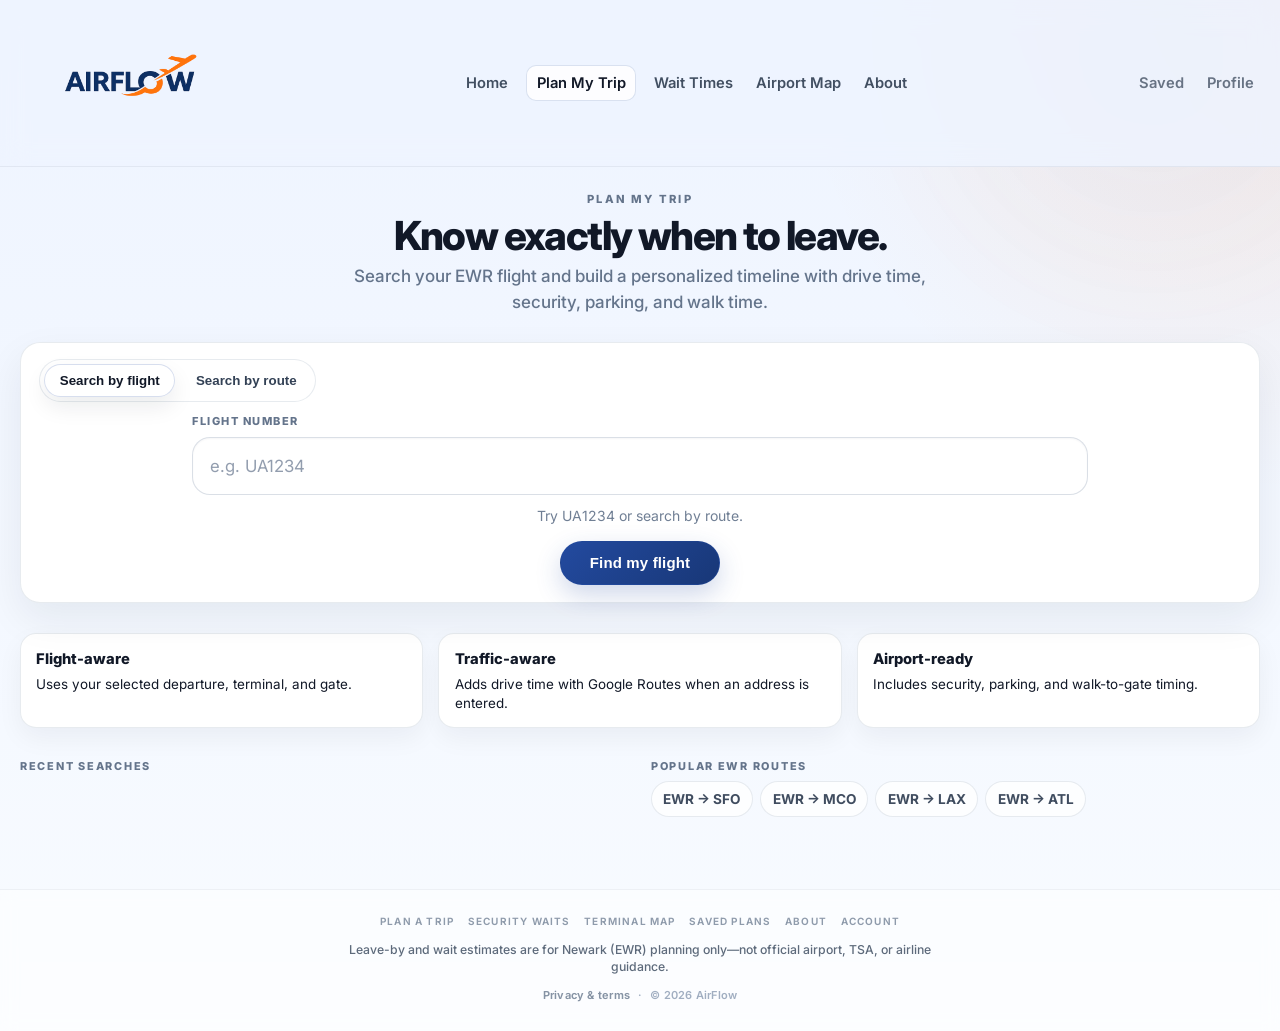
<file: frontend/plan.html>
<!DOCTYPE html>
<html lang="en">
<head>
    <meta charset="UTF-8" />
    <meta name="viewport" content="width=device-width, initial-scale=1.0" />
    <title>AirFlow — Plan My Trip</title>
    <link rel="preconnect" href="https://fonts.googleapis.com" />
    <link rel="preconnect" href="https://fonts.gstatic.com" crossorigin />
    <link href="https://fonts.googleapis.com/css2?family=Inter:wght@400;500;600;700&display=swap" rel="stylesheet" />
    <link rel="stylesheet" href="style-premium.css?v=p57" />
</head>
<body>
    <div class="bg-grid" aria-hidden="true"></div>
    <div class="bg-glow" aria-hidden="true"></div>

    <header class="topbar">
        <div class="container topbar-inner">
            <a class="brand" href="index.html" aria-label="AirFlow home">
                <img class="brand-logo" src="assets/airflow-logo-transparent.png" alt="AirFlow" decoding="async" />
            </a>

            <nav class="topnav" aria-label="Primary">
                <a class="topnav-link" href="index.html">Home</a>
                <a class="topnav-link is-active" href="plan.html">Plan My Trip</a>
                <a class="topnav-link" href="waits.html">Wait Times</a>
                <a class="topnav-link" href="airport-map.html">Airport Map</a>
                <a class="topnav-link" href="about.html">About</a>
            </nav>

            <nav class="topnav topnav--right" aria-label="Account">
                <a class="topnav-link" href="saved.html">Saved</a>
                <a class="topnav-link" href="profile.html">Profile</a>
            </nav>
        </div>
    </header>

    <main class="container page plan-page">
        <header class="plan-landing-head page-head">
            <p class="plan-landing-kicker">Plan My Trip</p>
            <h1 class="page-title plan-landing-title">Know exactly when to leave.</h1>
            <p class="page-subtitle plan-landing-sub">
                Search your EWR flight and build a personalized timeline with drive time, security, parking, and walk time.
            </p>
        </header>

        <div class="plan-landing-hero">
            <section class="card card--padded plan-search-card" aria-label="Flight search">
                <div class="tabs" role="tablist" aria-label="Search mode">
                    <button type="button" class="tab is-active" id="mode-flight" role="tab" aria-selected="true" data-mode="flight">Search by flight</button>
                    <button type="button" class="tab" id="mode-route" role="tab" aria-selected="false" data-mode="route">Search by route</button>
                </div>

                <form id="lookup-form-flight" class="plan-form" aria-labelledby="mode-flight">
                    <div class="plan-input-row plan-input-row--single">
                        <label class="field">
                            <span class="field-label">Flight number</span>
                            <input type="text" id="flight-input" name="flight" autocomplete="off" placeholder="e.g. UA1234" class="field-input field-input--plan-hero" />
                            <ul id="flight-input-suggestions" class="suggestions-list is-hidden" role="listbox"></ul>
                        </label>
                    </div>
                    <p class="plan-input-hint">Try UA1234 or search by route.</p>
                    <div class="plan-primary-action">
                        <button type="submit" class="btn btn-primary btn-wide plan-submit-primary">Find my flight</button>
                    </div>
                </form>

                <form id="lookup-form-route" class="plan-form is-hidden" aria-labelledby="mode-route">
                    <div class="plan-input-row">
                        <label class="field">
                            <span class="field-label">Airline</span>
                            <input type="text" id="airline-input" class="field-input field-input--plan-hero" placeholder="e.g. United" autocomplete="off" />
                            <ul id="airline-suggestions" class="suggestions-list is-hidden" role="listbox"></ul>
                        </label>
                        <label class="field">
                            <span class="field-label">Destination</span>
                            <input type="text" id="destination-input" class="field-input field-input--plan-hero" placeholder="e.g. SFO or San Francisco" autocomplete="off" />
                            <ul id="destination-suggestions" class="suggestions-list is-hidden" role="listbox"></ul>
                        </label>
                    </div>
                    <div class="plan-input-row plan-input-row--single plan-input-row--date">
                        <label class="field">
                            <span class="field-label">Departure date</span>
                            <input type="date" id="departure-date-input" class="field-input field-input--plan-hero" />
                        </label>
                    </div>
                    <div class="plan-primary-action">
                        <button type="submit" class="btn btn-primary btn-wide plan-submit-primary">Find flights</button>
                    </div>
                    <div class="plan-secondary-actions">
                        <button type="button" class="btn btn-ghost" id="refresh-live-btn">Refresh live data</button>
                    </div>
                </form>

                <p id="trip-error" class="trip-error is-hidden" role="alert"></p>
            </section>
        </div>

        <section class="plan-value-cards" aria-label="What this planner includes">
            <article class="plan-value-card">
                <h2 class="plan-value-title">Flight-aware</h2>
                <p class="plan-value-copy">Uses your selected departure, terminal, and gate.</p>
            </article>
            <article class="plan-value-card">
                <h2 class="plan-value-title">Traffic-aware</h2>
                <p class="plan-value-copy">Adds drive time with Google Routes when an address is entered.</p>
            </article>
            <article class="plan-value-card">
                <h2 class="plan-value-title">Airport-ready</h2>
                <p class="plan-value-copy">Includes security, parking, and walk-to-gate timing.</p>
            </article>
        </section>

        <section class="subgrid plan-secondary-grid">
            <div class="plan-chips-col">
                <p class="plan-chips-kicker">Recent searches</p>
                <div id="recent-searches" class="chips is-hidden" aria-label="Recent searches">
                    <div id="recent-searches-list" class="chips-row chips-row--recent"></div>
                </div>
            </div>
            <div class="plan-chips-col">
                <p class="plan-chips-kicker">Popular EWR routes</p>
                <div class="chips chips-row chips-row--popular">
                    <a class="chip chip--popular" href="plan.html#popular" data-popular="EWR → SFO">EWR → SFO</a>
                    <a class="chip chip--popular" href="plan.html#popular" data-popular="EWR → MCO">EWR → MCO</a>
                    <a class="chip chip--popular" href="plan.html#popular" data-popular="EWR → LAX">EWR → LAX</a>
                    <a class="chip chip--popular" href="plan.html#popular" data-popular="EWR → ATL">EWR → ATL</a>
                </div>
            </div>
        </section>

        <div id="flight-search-meta" class="flight-search-meta is-hidden"></div>

        <section id="flight-results-wrap" class="results is-hidden" aria-label="Search results">
            <h2 class="section-title">Results</h2>
            <p class="muted" style="margin-top:-0.35rem;margin-bottom:0.65rem">Choose your flight to build your plan</p>
            <div id="flight-results-toolbar" class="flight-results-toolbar plan-results-toolbar is-hidden" aria-label="Result options">
                <label class="plan-filter-departed">
                    <input type="checkbox" id="flight-filter-show-departed" />
                    <span>Show departed flights</span>
                </label>
            </div>
            <ul id="flight-results-list" class="results-list" role="list"></ul>
        </section>
    </main>

    <footer class="site-footer">
        <div class="container site-footer-inner">
            <nav class="site-footer-links" aria-label="Footer">
                <a href="plan.html">Plan a trip</a>
                <a href="waits.html">Security waits</a>
                <a href="airport-map.html">Terminal map</a>
                <a href="saved.html">Saved plans</a>
                <a href="about.html">About</a>
                <a href="profile.html">Account</a>
            </nav>
            <p class="site-footer-note">
                Leave-by and wait estimates are for Newark (EWR) planning only—not official airport, TSA, or airline guidance.
            </p>
            <p class="site-footer-legal">
                <a href="about.html">Privacy &amp; terms</a>
                <span aria-hidden="true">·</span>
                <span>&copy; 2026 AirFlow</span>
            </p>
        </div>
    </footer>

    <script src="saved-flights.js"></script>
    <script src="app.js?v=maps4"></script>
</body>
</html>
</file>
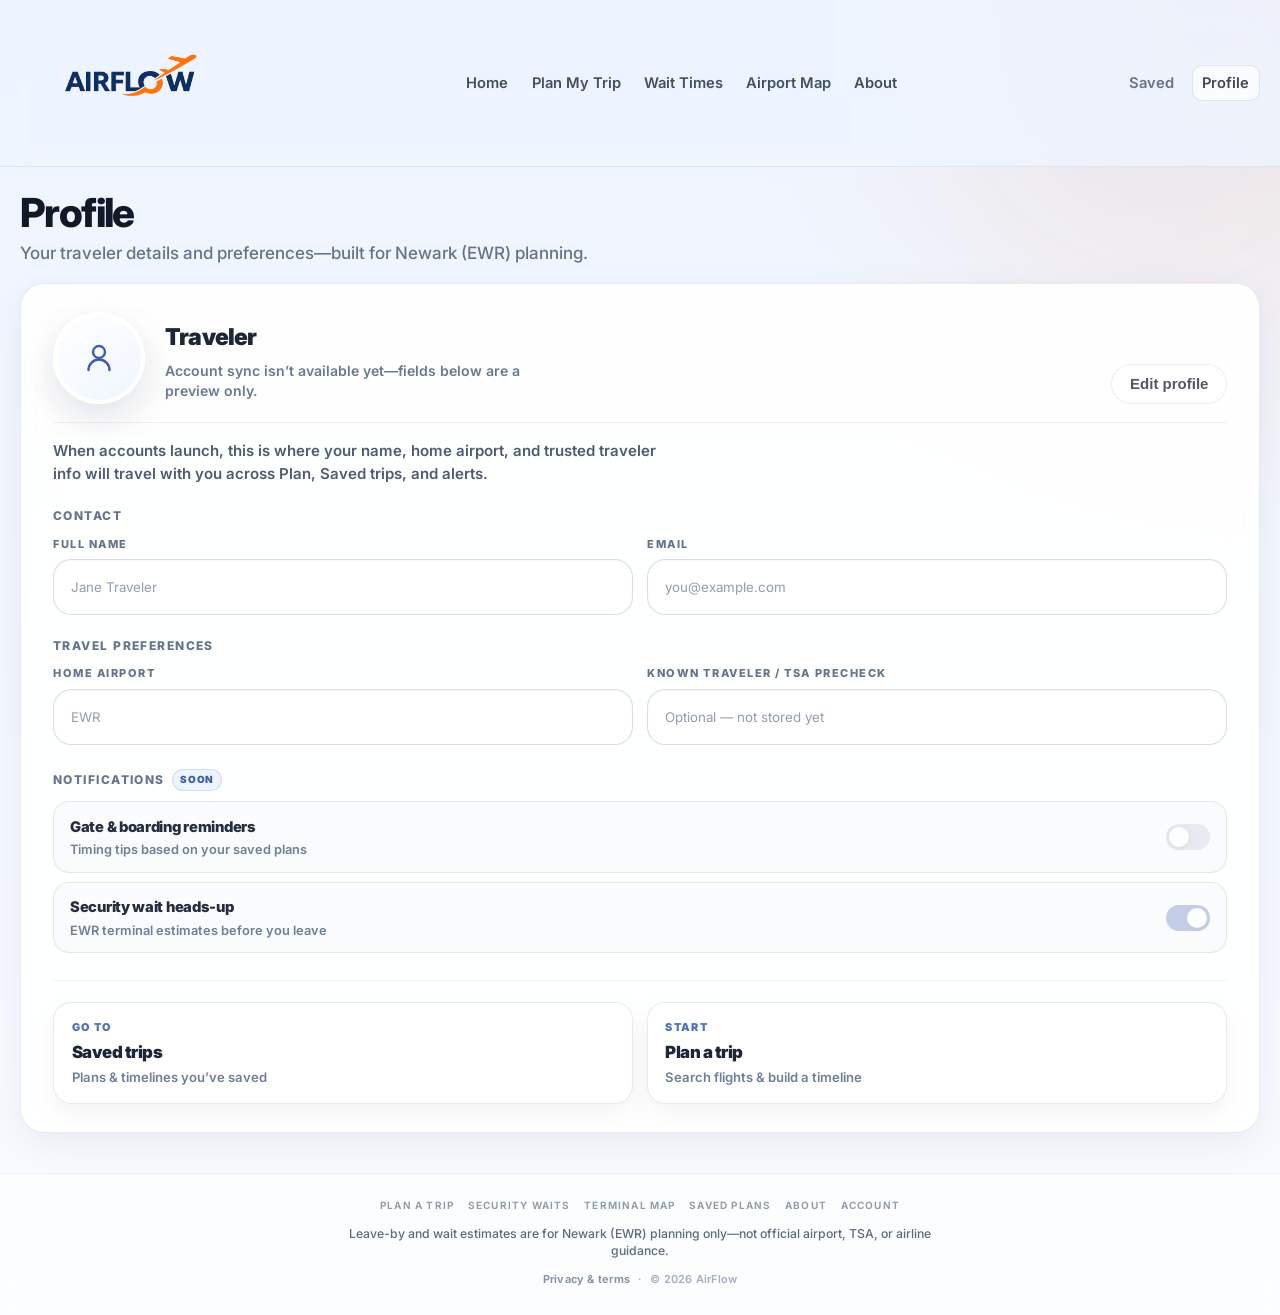
<file: frontend/profile.html>
<!DOCTYPE html>
<html lang="en">
<head>
    <meta charset="UTF-8">
    <meta name="viewport" content="width=device-width, initial-scale=1.0">
    <title>AirFlow — Profile</title>
    <link rel="preconnect" href="https://fonts.googleapis.com">
    <link rel="preconnect" href="https://fonts.gstatic.com" crossorigin>
    <link href="https://fonts.googleapis.com/css2?family=Inter:wght@400;500;600;700;800&display=swap" rel="stylesheet">
    <link rel="stylesheet" href="style-premium.css?v=p41">
</head>
<body>
    <div class="bg-grid" aria-hidden="true"></div>
    <div class="bg-glow" aria-hidden="true"></div>

    <header class="topbar">
        <div class="container container--page-wide topbar-inner">
            <a class="brand" href="index.html" aria-label="AirFlow home">
                <img class="brand-logo" src="assets/airflow-logo-transparent.png" alt="AirFlow" decoding="async" />
            </a>

            <nav class="topnav" aria-label="Primary">
                <a class="topnav-link" href="index.html">Home</a>
                <a class="topnav-link" href="plan.html">Plan My Trip</a>
                <a class="topnav-link" href="waits.html">Wait Times</a>
                <a class="topnav-link" href="airport-map.html">Airport Map</a>
                <a class="topnav-link" href="about.html">About</a>
            </nav>

            <nav class="topnav topnav--right" aria-label="Account">
                <a class="topnav-link" href="saved.html">Saved</a>
                <a class="topnav-link is-active" href="profile.html">Profile</a>
            </nav>
        </div>
    </header>

    <main class="container container--page-wide page page--profile">
        <section class="page-head page-head--profile">
            <h1 class="page-title">Profile</h1>
            <p class="page-subtitle">Your traveler details and preferences—built for Newark (EWR) planning.</p>
        </section>

        <section class="profile-shell card card--padded" aria-label="Your profile">
            <div class="profile-hero" aria-hidden="true"></div>

            <div class="profile-identity">
                <div class="profile-avatar" aria-hidden="true">
                    <svg viewBox="0 0 24 24" width="36" height="36" fill="none" aria-hidden="true">
                        <path d="M12 12a4 4 0 1 0-4-4 4 4 0 0 0 4 4Z" stroke="currentColor" stroke-width="1.6"/>
                        <path d="M5 20a7 7 0 0 1 14 0" stroke="currentColor" stroke-width="1.6" stroke-linecap="round"/>
                    </svg>
                </div>
                <div class="profile-identity-text">
                    <p class="profile-display-name">Traveler</p>
                    <p class="profile-display-meta">Account sync isn’t available yet—fields below are a preview only.</p>
                </div>
                <button type="button" class="btn profile-edit-btn" disabled aria-disabled="true" title="Coming soon">
                    Edit profile
                </button>
            </div>

            <p class="profile-lede">
                When accounts launch, this is where your name, home airport, and trusted traveler info will travel with you across Plan, Saved trips, and alerts.
            </p>

            <div class="profile-section">
                <h2 class="profile-section-title">Contact</h2>
                <div class="profile-fields">
                    <div class="field-row">
                        <label class="field">
                            <span class="field-label">Full name</span>
                            <input class="field-input" type="text" name="full_name" placeholder="Jane Traveler" disabled autocomplete="name">
                        </label>
                        <label class="field">
                            <span class="field-label">Email</span>
                            <input class="field-input" type="email" name="email" placeholder="you@example.com" disabled autocomplete="email">
                        </label>
                    </div>
                </div>
            </div>

            <div class="profile-section">
                <h2 class="profile-section-title">Travel preferences</h2>
                <div class="profile-fields">
                    <div class="field-row">
                        <label class="field">
                            <span class="field-label">Home airport</span>
                            <input class="field-input" type="text" name="home_airport" placeholder="EWR" disabled autocomplete="off">
                        </label>
                        <label class="field">
                            <span class="field-label">Known Traveler / TSA PreCheck</span>
                            <input class="field-input" type="text" name="ktn" placeholder="Optional — not stored yet" disabled autocomplete="off">
                        </label>
                    </div>
                </div>
            </div>

            <div class="profile-section profile-section--prefs">
                <h2 class="profile-section-title">Notifications <span class="profile-soon-pill">Soon</span></h2>
                <ul class="profile-toggle-list" aria-label="Notification preferences (preview)">
                    <li class="profile-toggle-row">
                        <div class="profile-toggle-copy">
                            <span class="profile-toggle-title">Gate &amp; boarding reminders</span>
                            <span class="profile-toggle-sub">Timing tips based on your saved plans</span>
                        </div>
                        <label class="profile-toggle">
                            <input type="checkbox" disabled aria-disabled="true" />
                            <span class="profile-toggle-ui" aria-hidden="true"></span>
                        </label>
                    </li>
                    <li class="profile-toggle-row">
                        <div class="profile-toggle-copy">
                            <span class="profile-toggle-title">Security wait heads-up</span>
                            <span class="profile-toggle-sub">EWR terminal estimates before you leave</span>
                        </div>
                        <label class="profile-toggle">
                            <input type="checkbox" disabled aria-disabled="true" checked />
                            <span class="profile-toggle-ui" aria-hidden="true"></span>
                        </label>
                    </li>
                </ul>
            </div>

            <div class="profile-quicklinks">
                <a class="profile-quicklink" href="saved.html">
                    <span class="profile-quicklink-kicker">Go to</span>
                    <span class="profile-quicklink-title">Saved trips</span>
                    <span class="profile-quicklink-sub">Plans &amp; timelines you’ve saved</span>
                </a>
                <a class="profile-quicklink" href="plan.html">
                    <span class="profile-quicklink-kicker">Start</span>
                    <span class="profile-quicklink-title">Plan a trip</span>
                    <span class="profile-quicklink-sub">Search flights &amp; build a timeline</span>
                </a>
            </div>
        </section>
    </main>

    <footer class="site-footer">
        <div class="container container--page-wide site-footer-inner">
            <nav class="site-footer-links" aria-label="Footer">
                <a href="plan.html">Plan a trip</a>
                <a href="waits.html">Security waits</a>
                <a href="airport-map.html">Terminal map</a>
                <a href="saved.html">Saved plans</a>
                <a href="about.html">About</a>
                <a href="profile.html">Account</a>
            </nav>
            <p class="site-footer-note">
                Leave-by and wait estimates are for Newark (EWR) planning only—not official airport, TSA, or airline guidance.
            </p>
            <p class="site-footer-legal">
                <a href="about.html">Privacy &amp; terms</a>
                <span aria-hidden="true">·</span>
                <span>&copy; 2026 AirFlow</span>
            </p>
        </div>
    </footer>
</body>
</html>
</file>
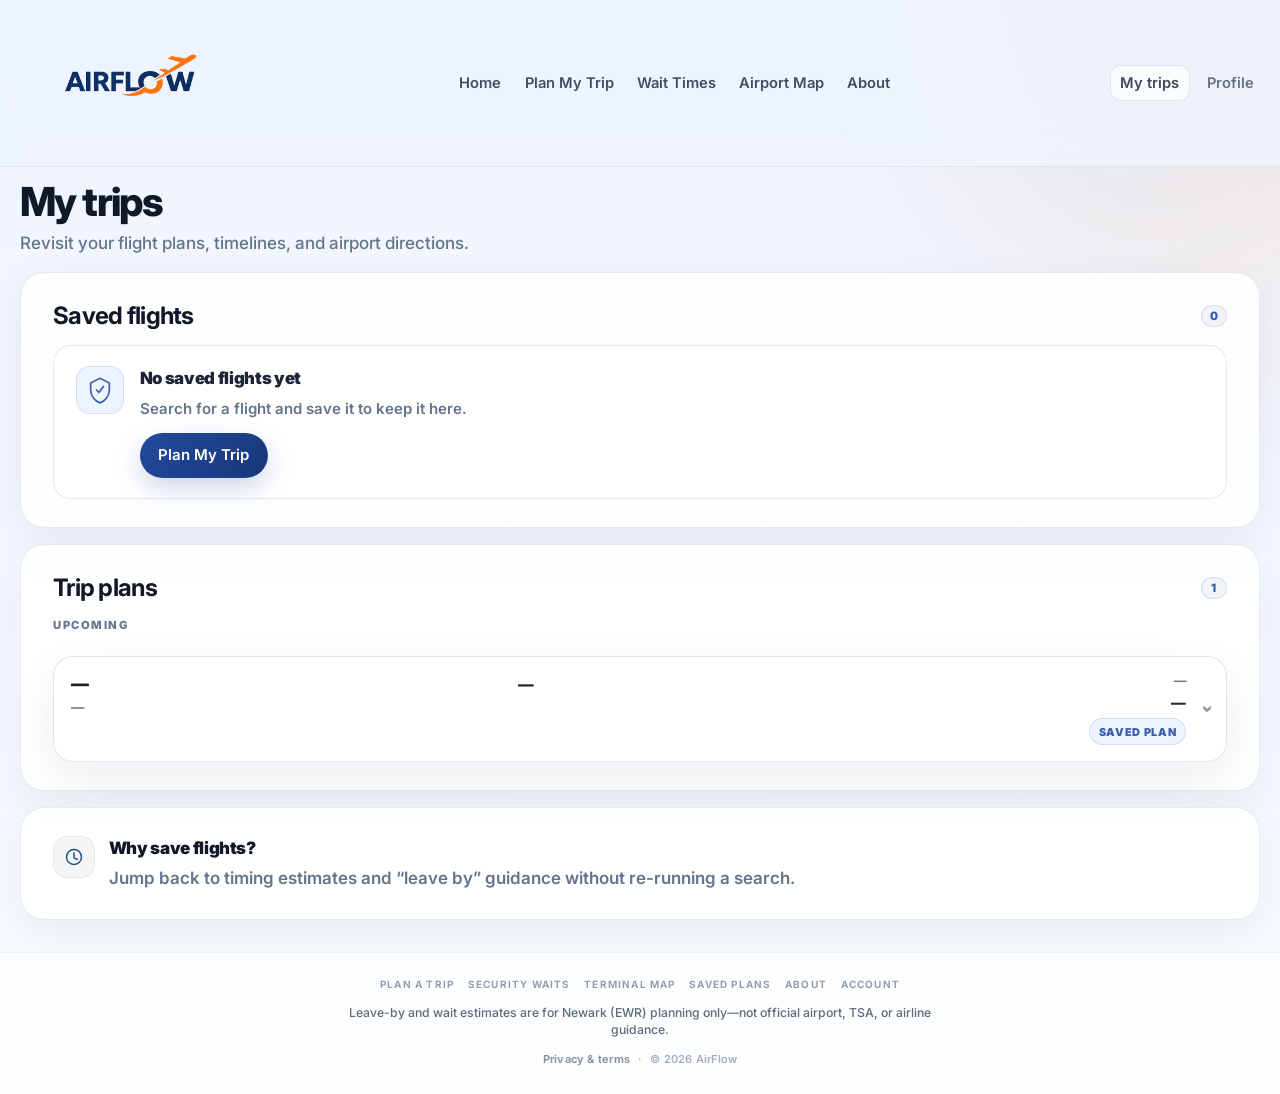
<file: frontend/saved.html>
<!DOCTYPE html>
<html lang="en">
<head>
    <meta charset="UTF-8">
    <meta name="viewport" content="width=device-width, initial-scale=1.0">
    <title>AirFlow — My trips</title>
    <link rel="preconnect" href="https://fonts.googleapis.com">
    <link rel="preconnect" href="https://fonts.gstatic.com" crossorigin>
    <link href="https://fonts.googleapis.com/css2?family=Inter:wght@400;500;600;700&display=swap" rel="stylesheet">
    <link rel="stylesheet" href="style-premium.css?v=p49">
</head>
<body>
    <div class="bg-grid" aria-hidden="true"></div>
    <div class="bg-glow" aria-hidden="true"></div>

    <header class="topbar">
        <div class="container container--page-wide topbar-inner">
            <a class="brand" href="index.html" aria-label="AirFlow home">
                <img class="brand-logo" src="assets/airflow-logo-transparent.png" alt="AirFlow" decoding="async" />
            </a>

            <nav class="topnav" aria-label="Primary">
                <a class="topnav-link" href="index.html">Home</a>
                <a class="topnav-link" href="plan.html">Plan My Trip</a>
                <a class="topnav-link" href="waits.html">Wait Times</a>
                <a class="topnav-link" href="airport-map.html">Airport Map</a>
                <a class="topnav-link" href="about.html">About</a>
            </nav>

            <nav class="topnav topnav--right" aria-label="Account">
                <a class="topnav-link is-active" href="saved.html">My trips</a>
                <a class="topnav-link" href="profile.html">Profile</a>
            </nav>
        </div>
    </header>

    <main class="container container--page-wide page page--saved">
        <section class="page-head page-head--saved">
            <h1 class="page-title">My trips</h1>
            <p class="page-subtitle">Revisit your flight plans, timelines, and airport directions.</p>
        </section>

        <section class="card card--padded saved-surface" aria-label="Saved flights list">
            <div class="saved-surface-head">
                <h2 class="section-title section-title--saved" style="margin:0">Saved flights</h2>
                <span class="saved-count" id="saved-count" aria-label="Saved flight count">—</span>
            </div>
            <ul id="saved-list" class="results-list saved-list" role="list"></ul>
        </section>

        <section class="card card--padded saved-surface mt-4" aria-label="Saved plans list">
            <div class="saved-surface-head">
                <h2 class="section-title section-title--saved" style="margin:0">Trip plans</h2>
                <span class="saved-count" id="saved-plans-count" aria-label="Saved plan count">—</span>
            </div>
            <ul id="saved-plans-list" class="results-list saved-list" role="list"></ul>
        </section>

        <section class="card card--padded saved-support mt-4" aria-label="Why save flights">
            <div class="saved-support-head">
                <div class="saved-support-icon" aria-hidden="true">
                    <svg viewBox="0 0 24 24" width="20" height="20" fill="none" aria-hidden="true">
                        <path d="M12 21a9 9 0 1 0 0-18 9 9 0 0 0 0 18Z" stroke="currentColor" stroke-width="1.8"/>
                        <path d="M12 7v6l4 2" stroke="currentColor" stroke-width="1.8" stroke-linecap="round" stroke-linejoin="round"/>
                    </svg>
                </div>
                <div>
                    <p class="saved-support-title">Why save flights?</p>
                    <p class="saved-support-copy">Jump back to timing estimates and “leave by” guidance without re-running a search.</p>
                </div>
            </div>
        </section>
    </main>

    <footer class="site-footer">
        <div class="container container--page-wide site-footer-inner">
            <nav class="site-footer-links" aria-label="Footer">
                <a href="plan.html">Plan a trip</a>
                <a href="waits.html">Security waits</a>
                <a href="airport-map.html">Terminal map</a>
                <a href="saved.html">Saved plans</a>
                <a href="about.html">About</a>
                <a href="profile.html">Account</a>
            </nav>
            <p class="site-footer-note">
                Leave-by and wait estimates are for Newark (EWR) planning only—not official airport, TSA, or airline guidance.
            </p>
            <p class="site-footer-legal">
                <a href="about.html">Privacy &amp; terms</a>
                <span aria-hidden="true">·</span>
                <span>&copy; 2026 AirFlow</span>
            </p>
        </div>
    </footer>

    <script src="saved-flights.js?v=sv1"></script>
    <script src="saved.js?v=sv5"></script>
</body>
</html>
</file>
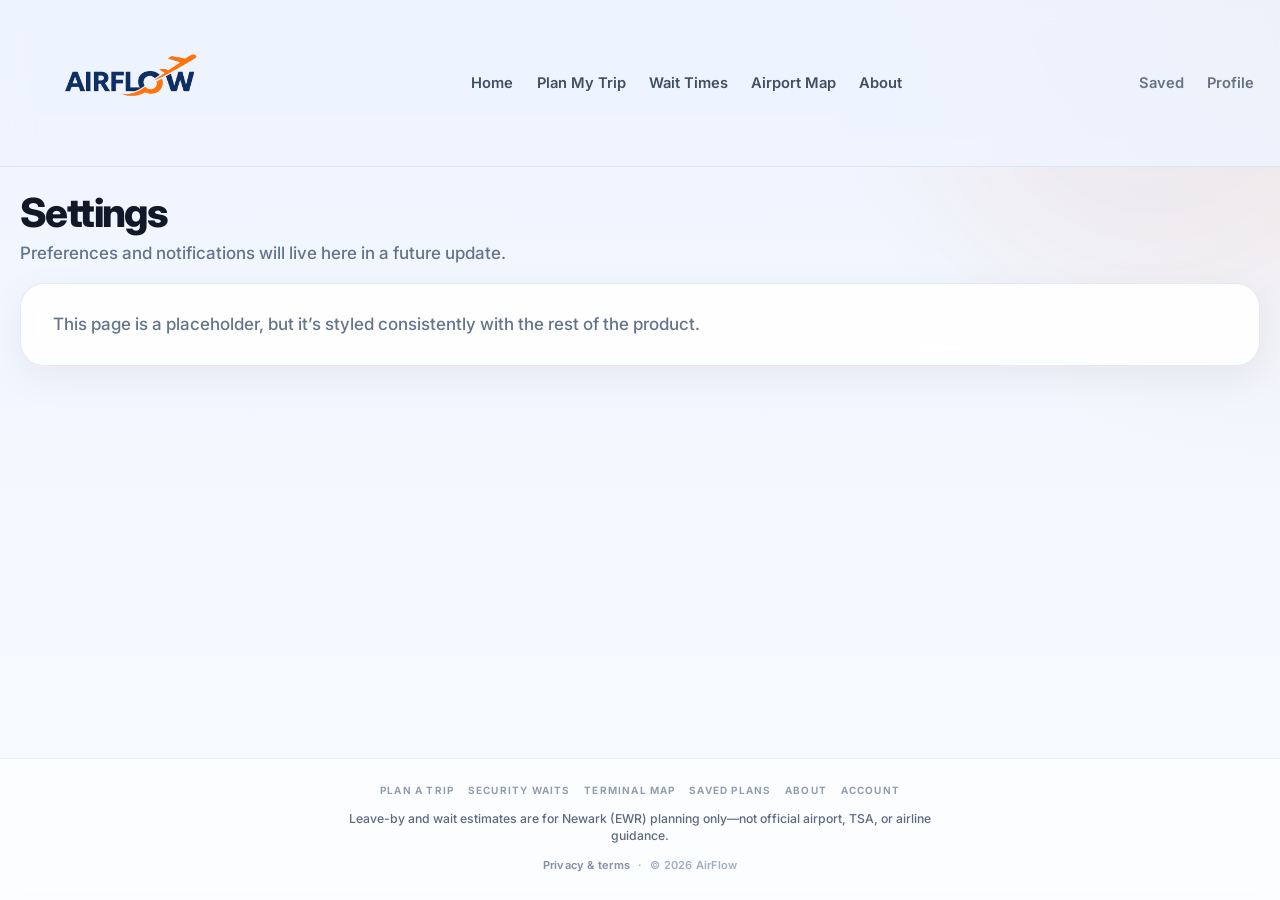
<file: frontend/settings.html>
<!DOCTYPE html>
<html lang="en">
<head>
    <meta charset="UTF-8">
    <meta name="viewport" content="width=device-width, initial-scale=1.0">
    <title>AirFlow — Settings</title>
    <link rel="preconnect" href="https://fonts.googleapis.com">
    <link rel="preconnect" href="https://fonts.gstatic.com" crossorigin>
    <link href="https://fonts.googleapis.com/css2?family=Inter:wght@400;500;600;700&display=swap" rel="stylesheet">
    <link rel="stylesheet" href="style-premium.css?v=p41">
</head>
<body>
    <div class="bg-grid" aria-hidden="true"></div>
    <div class="bg-glow" aria-hidden="true"></div>

    <header class="topbar">
        <div class="container topbar-inner">
            <a class="brand" href="index.html" aria-label="AirFlow home">
                <img class="brand-logo" src="assets/airflow-logo-transparent.png" alt="AirFlow" decoding="async" />
            </a>

            <nav class="topnav" aria-label="Primary">
                <a class="topnav-link" href="index.html">Home</a>
                <a class="topnav-link" href="plan.html">Plan My Trip</a>
                <a class="topnav-link" href="waits.html">Wait Times</a>
                <a class="topnav-link" href="airport-map.html">Airport Map</a>
                <a class="topnav-link" href="about.html">About</a>
            </nav>

            <nav class="topnav topnav--right" aria-label="Account">
                <a class="topnav-link" href="saved.html">Saved</a>
                <a class="topnav-link" href="profile.html">Profile</a>
            </nav>
        </div>
    </header>

    <main class="container page">
        <section class="page-head">
            <h1 class="page-title">Settings</h1>
            <p class="page-subtitle">Preferences and notifications will live here in a future update.</p>
        </section>
        <section class="card card--padded">
            <p class="muted" style="margin:0">This page is a placeholder, but it’s styled consistently with the rest of the product.</p>
        </section>
    </main>

    <footer class="site-footer">
        <div class="container site-footer-inner">
            <nav class="site-footer-links" aria-label="Footer">
                <a href="plan.html">Plan a trip</a>
                <a href="waits.html">Security waits</a>
                <a href="airport-map.html">Terminal map</a>
                <a href="saved.html">Saved plans</a>
                <a href="about.html">About</a>
                <a href="profile.html">Account</a>
            </nav>
            <p class="site-footer-note">
                Leave-by and wait estimates are for Newark (EWR) planning only—not official airport, TSA, or airline guidance.
            </p>
            <p class="site-footer-legal">
                <a href="about.html">Privacy &amp; terms</a>
                <span aria-hidden="true">·</span>
                <span>&copy; 2026 AirFlow</span>
            </p>
        </div>
    </footer>
</body>
</html>
</file>
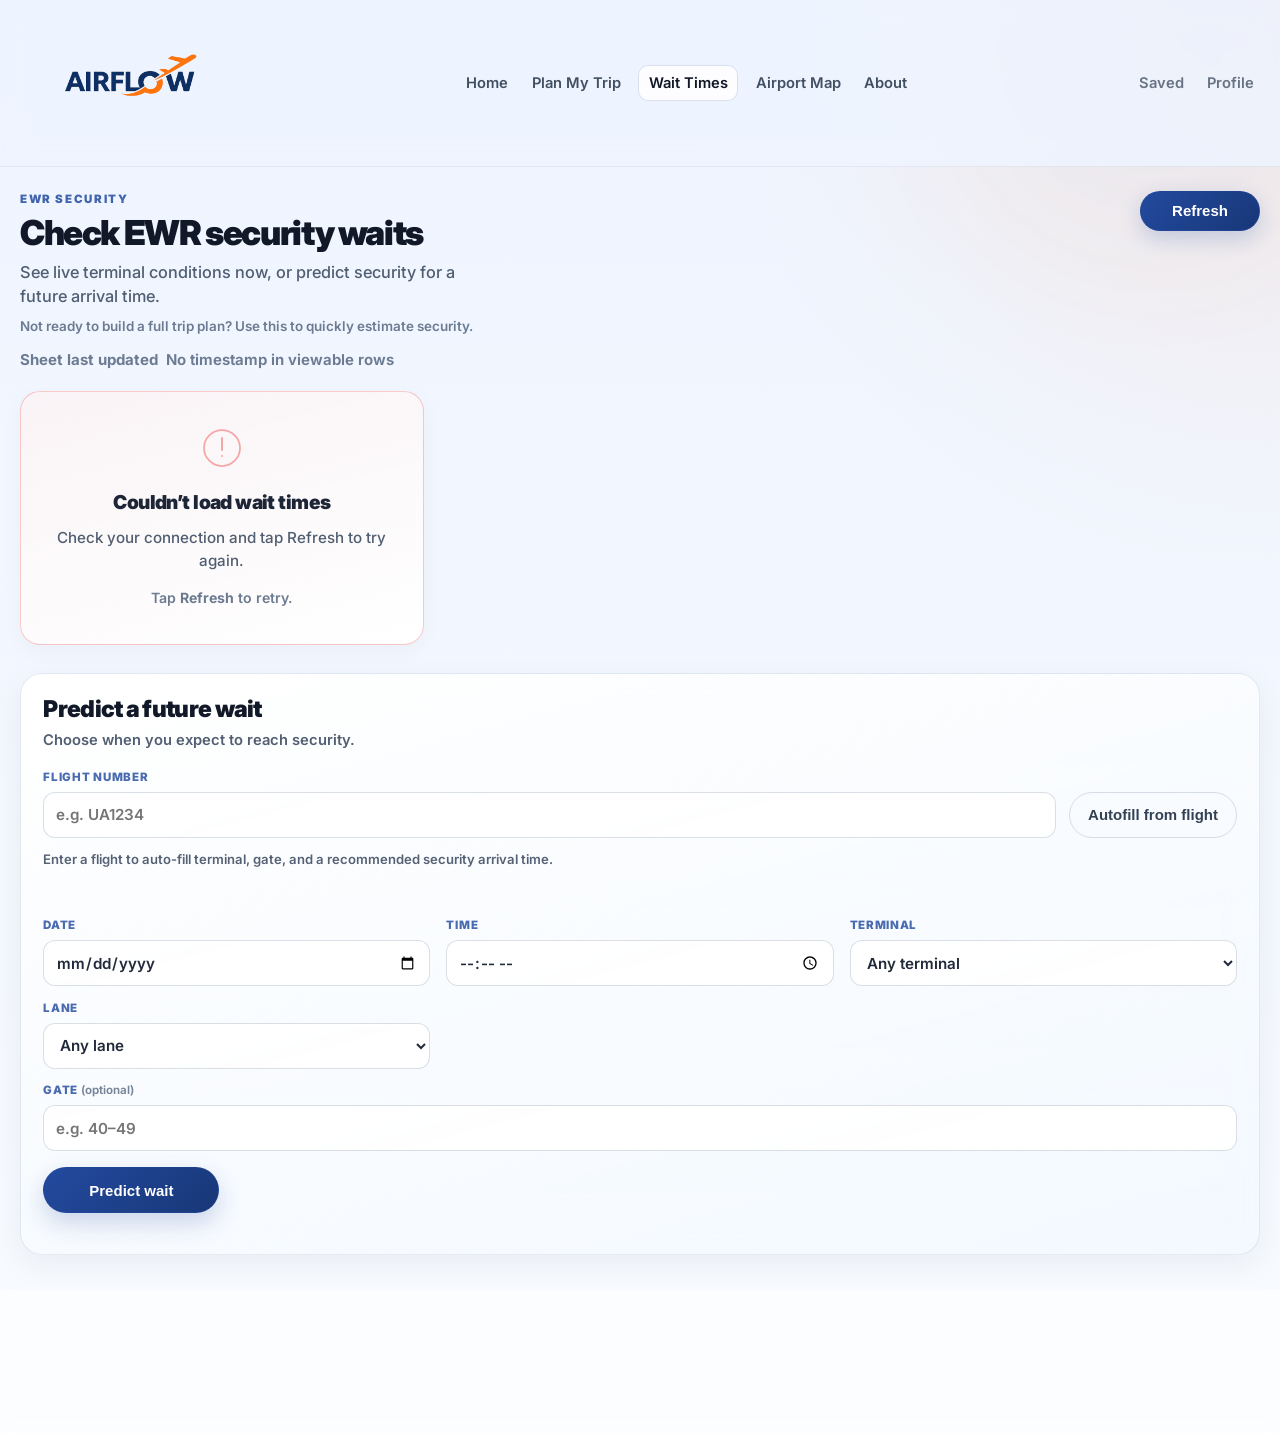
<file: frontend/waits.html>
<!DOCTYPE html>
<html lang="en">
<head>
    <meta charset="UTF-8" />
    <meta name="viewport" content="width=device-width, initial-scale=1.0" />
    <title>AirFlow — Wait Times</title>
    <link rel="preconnect" href="https://fonts.googleapis.com" />
    <link rel="preconnect" href="https://fonts.gstatic.com" crossorigin />
    <link href="https://fonts.googleapis.com/css2?family=Inter:wght@400;500;600;700&display=swap" rel="stylesheet" />
    <link rel="stylesheet" href="style-premium.css?v=p58" />
</head>
<body>
    <div class="bg-grid" aria-hidden="true"></div>
    <div class="bg-glow" aria-hidden="true"></div>

    <header class="topbar">
        <div class="container topbar-inner">
            <a class="brand" href="index.html" aria-label="AirFlow home">
                <img class="brand-logo" src="assets/airflow-logo-transparent.png" alt="AirFlow" decoding="async" />
            </a>

            <nav class="topnav" aria-label="Primary">
                <a class="topnav-link" href="index.html">Home</a>
                <a class="topnav-link" href="plan.html">Plan My Trip</a>
                <a class="topnav-link is-active" href="waits.html">Wait Times</a>
                <a class="topnav-link" href="airport-map.html">Airport Map</a>
                <a class="topnav-link" href="about.html">About</a>
            </nav>

            <nav class="topnav topnav--right" aria-label="Account">
                <a class="topnav-link" href="saved.html">Saved</a>
                <a class="topnav-link" href="profile.html">Profile</a>
            </nav>
        </div>
    </header>

    <main class="container page waits-page">
        <header class="page-head page-head--row waits-page-head">
            <div class="waits-page-head-text">
                <p class="waits-page-kicker">EWR security</p>
                <h1 class="page-title waits-page-title">Check EWR security waits</h1>
                <p class="page-subtitle waits-page-lede">
                    See live terminal conditions now, or predict security for a future arrival time.
                </p>
                <p class="waits-page-positioning">
                    Not ready to build a full trip plan? Use this to quickly estimate security.
                </p>
                <p class="page-meta waits-page-meta" id="waits-updated-line">
                    <span class="waits-meta-label">Sheet last updated</span>
                    <time id="last-updated" datetime="">Loading…</time>
                </p>
            </div>
            <div class="page-head-actions waits-page-actions">
                <button type="button" class="btn btn-primary waits-refresh-btn" id="refresh-btn">Refresh</button>
            </div>
        </header>

        <section id="waits-summary" class="waits-summary-grid is-hidden" aria-label="Right now summary"></section>

        <section class="waits-list waits-terminal-section" id="wait-grid" role="list" aria-label="Terminal comparison"></section>

        <section class="waits-predict-section card card--padded" aria-labelledby="waits-predict-heading">
            <header class="waits-predict-head">
                <h2 class="section-title waits-predict-title" id="waits-predict-heading">Predict a future wait</h2>
                <p class="waits-predict-sub">Choose when you expect to reach security.</p>
            </header>

            <form id="predict-form" class="waits-predict-form" novalidate>
                <div class="waits-predict-flight-row">
                    <label class="waits-field waits-field--flight">
                        <span class="waits-field-label">Flight number</span>
                        <input
                            id="predict-flight-number"
                            class="waits-input"
                            type="text"
                            placeholder="e.g. UA1234"
                            autocomplete="off"
                            inputmode="text"
                        />
                    </label>
                    <button type="button" class="btn btn-ghost waits-predict-autofill" id="predict-flight-fill">
                        Autofill from flight
                    </button>
                </div>
                <p class="waits-predict-helper">Enter a flight to auto-fill terminal, gate, and a recommended security arrival time.</p>
                <p id="predict-flight-status" class="waits-predict-flight-status" role="status" aria-live="polite"></p>
                <div class="waits-predict-fields">
                    <label class="waits-field">
                        <span class="waits-field-label">Date</span>
                        <input id="predict-date" class="waits-input" type="date" required />
                    </label>
                    <label class="waits-field">
                        <span class="waits-field-label">Time</span>
                        <input id="predict-time" class="waits-input" type="time" required />
                    </label>
                    <label class="waits-field">
                        <span class="waits-field-label">Terminal</span>
                        <select id="predict-terminal" class="waits-input waits-select">
                            <option value="">Any terminal</option>
                            <option value="A">Terminal A</option>
                            <option value="B">Terminal B</option>
                            <option value="C">Terminal C</option>
                        </select>
                    </label>
                    <label class="waits-field">
                        <span class="waits-field-label">Lane</span>
                        <select id="predict-lane" class="waits-input waits-select">
                            <option value="">Any lane</option>
                            <option value="Regular">Regular</option>
                            <option value="PreCheck">PreCheck</option>
                            <option value="CLEAR">CLEAR</option>
                            <option value="US Passports">US Passports</option>
                            <option value="Visitors">Visitors with visas</option>
                        </select>
                    </label>
                    <label class="waits-field waits-field--span">
                        <span class="waits-field-label">Gate <span class="waits-field-optional">(optional)</span></span>
                        <input id="predict-gate" class="waits-input" type="text" placeholder="e.g. 40–49" autocomplete="off" />
                    </label>
                </div>
                <div class="waits-predict-actions">
                    <button type="submit" class="btn btn-primary waits-predict-submit">Predict wait</button>
                </div>
            </form>

            <div id="prediction-result" class="waits-predict-out" role="region" aria-live="polite"></div>
        </section>
    </main>

    <footer class="site-footer">
        <div class="container site-footer-inner">
            <nav class="site-footer-links" aria-label="Footer">
                <a href="plan.html">Plan a trip</a>
                <a href="waits.html">Security waits</a>
                <a href="airport-map.html">Terminal map</a>
                <a href="saved.html">Saved plans</a>
                <a href="about.html">About</a>
                <a href="profile.html">Account</a>
            </nav>
            <p class="site-footer-note">
                Leave-by and wait estimates are for Newark (EWR) planning only—not official airport, TSA, or airline guidance.
            </p>
            <p class="site-footer-legal">
                <a href="about.html">Privacy &amp; terms</a>
                <span aria-hidden="true">·</span>
                <span>&copy; 2026 AirFlow</span>
            </p>
        </div>
    </footer>

    <script src="waits-sheet.js?v=215"></script>
</body>
</html>
</file>
<file: frontend/style-premium.css>
/* AirFlow — premium product UI (separate from legacy style.css) */
@import url("https://fonts.googleapis.com/css2?family=Inter:wght@400;500;600;700;800&display=swap");

/* Design tokens — global design system */
:root {
  --bg: #eef4ff;
  --surface: rgba(255,255,255,0.86);
  --surface-solid: #ffffff;
  --text: #111827;
  --muted: #64748b;
  --primary: #234a9f;
  --primary-dark: #183777;
  --accent: #f97316;
  --success: #15803d;
  --danger: #b91c1c;
  --border: rgba(148, 163, 184, 0.22);
  --shadow-soft: 0 18px 48px rgba(15, 23, 42, 0.07);
  --shadow-card: 0 12px 40px rgba(15, 23, 42, 0.06);

  --font-page-title: clamp(2rem, 4.2vw, 2.5rem);
  --font-section: clamp(1.25rem, 2.2vw, 1.5rem);
  --font-body: clamp(0.9375rem, 1.5vw, 1.0625rem);
  --font-label: 0.6875rem;
  --font-label-lg: 0.75rem;

  --radius-card: 24px;
  --radius-lg: 22px;
  --radius-md: 14px;
  --radius-input: 16px;
  --font: "Inter", system-ui, -apple-system, sans-serif;

  --pad-card-y: 1.75rem;
  --pad-card-x: 2rem;

  /* Spacing scale for consistent rhythm. */
  --s-1: 0.25rem;
  --s-2: 0.5rem;
  --s-3: 0.75rem;
  --s-4: 1rem;
  --s-5: 1.25rem;
  --s-6: 1.5rem;
  --s-7: 2rem;
  /* Back-compat for existing rules */
  --slate-900: var(--text);
  --slate-700: #334155;
  --slate-500: var(--muted);
  --orange-500: var(--accent);
  --blue-700: var(--primary-dark);
  --blue-600: var(--primary);
  --blue-500: #2f6fbe;
  --page-bg: var(--bg);
  --shadow: var(--shadow-soft);
  --shadow-sm: var(--shadow-card);
  --shadow-hover: 0 14px 34px rgba(15,23,42,0.10);
  --ease: 160ms ease;
  --container-max: 1320px;
}

*,
*::before,
*::after { box-sizing: border-box; }

html { scroll-behavior: smooth; }

body {
  margin: 0;
  min-height: 100vh;
  display: flex;
  flex-direction: column;
  font-family: var(--font);
  font-size: var(--font-body);
  color: var(--text);
  background:
    radial-gradient(circle at top right, rgba(249,115,22,0.10), transparent 30%),
    linear-gradient(180deg, #eef4ff 0%, #f8fbff 100%);
  line-height: 1.5;
}

body > main {
  flex: 1 0 auto;
}

/* Keep subtle premium background */
.bg-grid{ opacity: 0.10; }
.bg-glow{ opacity: 0.18; filter: blur(40px); }

/* Small layout utilities (polish-only). */
.mt-4 { margin-top: 1rem; }

/* Saved trips — width uses global `.container` (see :root --container-max) */
.page.page--saved.page{
  padding-top: 0.85rem;
  padding-bottom: 2rem;
}
.page-head--saved{
  margin-bottom: 0.65rem;
}
.page-head--saved .page-title{
  font-size: var(--font-page-title);
  font-weight: 800;
  letter-spacing: -0.04em;
}
.page-head--saved .page-subtitle{
  margin-top: 0.35rem;
  max-width: 52ch;
}

.saved-surface-head{
  display:flex;
  align-items: center;
  justify-content: space-between;
  gap: 1rem;
  margin-bottom: 0.85rem;
}
.section-title--saved{
  font-size: var(--font-section);
  font-weight: 700;
  letter-spacing: -0.03em;
}
.saved-count{
  display:inline-flex;
  align-items:center;
  justify-content:center;
  min-width: 26px;
  height: 22px;
  padding: 0 0.45rem;
  border-radius: 999px;
  background: rgba(35, 74, 159, 0.06);
  border: 1px solid rgba(35, 74, 159, 0.12);
  color: rgba(35, 74, 159, 0.92);
  font-weight: 850;
  font-size: 0.72rem;
  letter-spacing: 0.02em;
}
.saved-surface.card{
  border-radius: var(--radius-card);
  border-color: var(--border);
  box-shadow: var(--shadow-card);
}
.saved-list { margin-top: 0.35rem; }
.saved-list.results-list{ gap: 1.15rem; min-width: 0; }

/* Match legacy style.css: list rows participate in grid without forcing overflow */
.saved-list.results-list > li.flight-result-item-wrap{
  list-style: none;
  margin: 0;
  min-width: 0;
  width: 100%;
}
.saved-list.results-list > li.saved-group-heading{
  list-style: none;
  margin: 0.85rem 0 0.25rem;
  padding: 0;
  width: 100%;
}
.saved-list.results-list > li.saved-group-heading:first-child{
  margin-top: 0;
}
.saved-group-heading-text{
  display: block;
  font-size: 0.7rem;
  font-weight: 850;
  letter-spacing: 0.14em;
  text-transform: uppercase;
  color: rgba(100, 116, 139, 0.98);
}

.saved-empty{
  border-radius: 18px;
  border: 1px solid rgba(148, 163, 184, 0.22);
  background: rgba(255, 255, 255, 0.82);
  padding: 1.25rem 1.35rem;
  display: flex;
  align-items: flex-start;
  gap: 1rem;
  box-shadow: inset 0 1px 0 rgba(255, 255, 255, 0.75);
}
.saved-empty-visual{
  flex: 0 0 auto;
  width: 48px;
  height: 48px;
  border-radius: 14px;
  display: grid;
  place-items: center;
  color: rgba(35, 74, 159, 0.85);
  background: rgba(238, 244, 255, 0.95);
  border: 1px solid rgba(35, 74, 159, 0.12);
}
.saved-empty-inner{
  display: grid;
  gap: 0.45rem;
  min-width: 0;
  flex: 1 1 auto;
  justify-items: start;
}
.saved-empty-title{ margin:0; font-weight: 950; letter-spacing: -0.02em; font-size: 1.05rem; color: rgba(15, 23, 42, 0.94); }
.saved-empty-copy{ margin:0; color: var(--slate-500); font-weight: 600; font-size: 0.94rem; line-height: 1.45; max-width: 42ch; }
.saved-empty-cta{
  align-self: flex-start;
  margin-top: 0.35rem;
  padding-left: 1.15rem;
  padding-right: 1.15rem;
  width: auto;
  display: inline-flex;
}
@media (max-width: 520px){
  .saved-empty{
    flex-direction: column;
    align-items: center;
    text-align: center;
  }
  .saved-empty-inner{
    align-items: center;
    justify-items: center;
  }
  .saved-empty-cta{ align-self: center; }
}

.saved-support-head{
  display:flex;
  gap: 0.85rem;
  align-items: flex-start;
}
.saved-support-icon{
  width: 42px;
  height: 42px;
  border-radius: 14px;
  background: rgba(15, 23, 42, 0.04);
  border: 1px solid rgba(15, 23, 42, 0.06);
  display:grid;
  place-items:center;
  color: rgba(15, 61, 122, 0.92);
  flex: 0 0 auto;
}
.saved-support-title{ margin: 0; font-weight: 950; letter-spacing: -0.02em; }
.saved-support-copy{ margin: 0.25rem 0 0; color: var(--slate-500); font-weight: 600; }

/* Saved cards (glanceable leave-time dashboard + itinerary plans) */
.saved-card{
  background: var(--surface);
  border: 1px solid rgba(15, 61, 122, 0.10);
  border-radius: 20px;
  box-shadow: 0 10px 32px rgba(15, 23, 42, 0.06);
  overflow: hidden;
  min-width: 0;
  max-width: 100%;
  transition: transform 0.12s ease, border-color 0.2s ease, box-shadow 0.2s ease;
}
.saved-card--plan{
  border-color: rgba(148, 163, 184, 0.28);
  box-shadow: 0 16px 44px rgba(15, 23, 42, 0.07);
}
details.saved-card--plan[open]{
  overflow: visible;
}
.saved-card:hover{ border-color: rgba(15, 61, 122, 0.18); box-shadow: 0 18px 48px rgba(15, 23, 42, 0.09); transform: translateY(-1px); }
.saved-card-summary{
  cursor: pointer;
  list-style: none;
  padding: 0.92rem 2.5rem 0.92rem 1.05rem;
  display: grid;
  grid-template-columns: minmax(0, 1fr) auto;
  gap: 0.75rem 1rem;
  align-items: center;
  position: relative;
}
.saved-card-summary--plan{
  grid-template-columns: minmax(0, 1.05fr) minmax(0, 1.35fr) auto;
  align-items: start;
  gap: 0.65rem 1rem;
  padding-top: 1rem;
  padding-bottom: 1rem;
}
.saved-itin-col{
  min-width: 0;
  display: grid;
  gap: 0.28rem;
}
.saved-itin-col--flight{
  gap: 0.15rem;
}
.saved-itin-flight-no{
  font-weight: 950;
  letter-spacing: -0.03em;
  font-size: 1.12rem;
  line-height: 1.2;
  color: rgba(15, 23, 42, 0.96);
}
.saved-itin-airline{
  font-size: 0.84rem;
  font-weight: 700;
  color: rgba(100, 116, 139, 0.96);
}
.saved-itin-col--route{
  padding-right: 0.35rem;
}
.saved-itin-route{
  font-weight: 850;
  letter-spacing: -0.025em;
  font-size: 0.98rem;
  color: rgba(15, 23, 42, 0.94);
  white-space: nowrap;
  overflow: hidden;
  text-overflow: ellipsis;
}
.saved-itin-dest{
  font-weight: 900;
  letter-spacing: -0.02em;
  font-size: 1rem;
  color: rgba(15, 23, 42, 0.92);
  white-space: nowrap;
  overflow: hidden;
  text-overflow: ellipsis;
}
.saved-itin-chips{
  display: flex;
  flex-wrap: wrap;
  gap: 0.35rem;
  margin-top: 0.15rem;
}
.saved-chip{
  display: inline-flex;
  align-items: center;
  padding: 0.22rem 0.5rem;
  border-radius: 999px;
  font-size: 0.68rem;
  font-weight: 850;
  letter-spacing: 0.04em;
  text-transform: uppercase;
  border: 1px solid rgba(148, 163, 184, 0.35);
  background: rgba(248, 250, 252, 0.95);
  color: rgba(51, 65, 85, 0.88);
}
.saved-chip--term{
  border-color: rgba(35, 74, 159, 0.22);
  background: rgba(238, 244, 255, 0.85);
  color: rgba(35, 74, 159, 0.92);
}
.saved-chip--gate{
  border-color: rgba(249, 115, 22, 0.22);
  background: rgba(255, 247, 237, 0.92);
  color: rgba(154, 52, 18, 0.92);
}
.saved-itin-col--when{
  justify-items: end;
  text-align: right;
  gap: 0.35rem;
}
.saved-itin-dep-date{
  font-size: 0.78rem;
  font-weight: 750;
  color: rgba(100, 116, 139, 0.96);
  line-height: 1.25;
  max-width: 22ch;
}
.saved-itin-dep-time{
  font-size: 0.92rem;
  font-weight: 850;
  letter-spacing: -0.02em;
  color: rgba(15, 23, 42, 0.92);
  line-height: 1.25;
}
.saved-itin-dep{
  font-size: 0.82rem;
  font-weight: 750;
  color: rgba(51, 65, 85, 0.92);
  line-height: 1.35;
  max-width: 22ch;
}
.saved-plan-pill{
  display: inline-flex;
  align-items: center;
  padding: 0.26rem 0.55rem;
  border-radius: 999px;
  font-size: 0.68rem;
  font-weight: 900;
  letter-spacing: 0.06em;
  text-transform: uppercase;
  color: rgba(35, 74, 159, 0.88);
  background: rgba(238, 244, 255, 0.95);
  border: 1px solid rgba(35, 74, 159, 0.14);
}
.saved-card-summary::-webkit-details-marker{ display:none; }
.saved-card-summary::after{
  content: "›";
  position: absolute;
  right: 0.95rem;
  top: 50%;
  transform: translateY(-50%) rotate(90deg);
  color: rgba(51, 65, 85, 0.55);
  font-weight: 900;
  font-size: 1.05rem;
  transition: transform 0.18s ease, color 0.2s ease;
}
details.saved-card[open] > summary.saved-card-summary::after{
  transform: translateY(-50%) rotate(-90deg);
  color: rgba(15, 61, 122, 0.75);
}
.saved-card-left{ min-width: 0; }
.saved-flight{ margin: 0; font-weight: 950; letter-spacing: -0.03em; font-size: 1.06rem; line-height: 1.15; }
.saved-dest{ margin: 0.12rem 0 0; font-weight: 900; letter-spacing: -0.02em; color: rgba(15, 23, 42, 0.90); white-space: nowrap; overflow: hidden; text-overflow: ellipsis; }
.saved-meta{ margin: 0.28rem 0 0; color: var(--slate-500); font-weight: 650; font-size: 0.92rem; white-space: nowrap; overflow: hidden; text-overflow: ellipsis; }

.saved-card-right{
  display: grid;
  justify-items: end;
  gap: 0.28rem;
  min-width: 0;
  padding-right: 0;
  text-align: right;
}
.saved-primary{ font-weight: 850; color: rgba(15, 23, 42, 0.92); }
.saved-primary strong{ font-weight: 950; letter-spacing: -0.02em; }
.saved-primary--muted{ color: var(--slate-500); }

.saved-status{
  display: inline-flex;
  align-items: center;
  padding: 0.28rem 0.55rem;
  border-radius: 999px;
  border: 1px solid rgba(15, 23, 42, 0.06);
  background: rgba(255, 255, 255, 0.66);
  color: rgba(100, 116, 139, 0.92);
  font-weight: 850;
  font-size: 0.78rem;
  white-space: nowrap;
}
.saved-status--warn{ border-color: rgba(249, 115, 22, 0.18); background: rgba(249, 115, 22, 0.06); color: rgba(124, 45, 18, 0.92); }
.saved-status--danger{ border-color: rgba(239, 68, 68, 0.18); background: rgba(239, 68, 68, 0.06); color: rgba(127, 29, 29, 0.92); }

.saved-card-body{
  padding: 0.25rem 1.05rem 1.05rem;
  min-width: 0;
  max-width: 100%;
}
.saved-warn{ margin: 0.6rem 0 0.65rem; font-weight: 750; color: rgba(124, 45, 18, 0.92); }
.saved-warn--danger{ color: rgba(127, 29, 29, 0.92); }

.saved-mini-metrics{
  display: grid;
  grid-template-columns: repeat(5, minmax(0, 1fr));
  gap: 0.5rem;
  margin: 0 0 0.85rem;
}
.saved-mini{
  border-radius: 14px;
  border: 1px solid rgba(15, 23, 42, 0.05);
  background: rgba(255, 255, 255, 0.66);
  padding: 0.5rem 0.6rem;
  display: grid;
  gap: 0.12rem;
}
.saved-mini span{
  font-size: 0.72rem;
  color: rgba(100, 116, 139, 0.92);
  letter-spacing: 0.08em;
  text-transform: uppercase;
  font-weight: 850;
}
.saved-mini strong{
  font-size: 1.02rem;
  font-weight: 950;
  letter-spacing: -0.03em;
  color: var(--slate-900);
}
.saved-mini em{
  font-style: normal;
  color: var(--slate-500);
  font-weight: 700;
  margin-top: -0.1rem;
}
.saved-mini--total{
  border-color: rgba(15, 61, 122, 0.14);
  background: linear-gradient(180deg, rgba(30, 79, 147, 0.08), rgba(255, 255, 255, 0.78));
}

.saved-custom-title{ margin: 0 0 0.35rem; font-weight: 950; letter-spacing: -0.02em; }
.saved-custom-grid{
  display: grid;
  grid-template-columns: 1fr 220px 1fr 1fr;
  gap: 0.7rem;
  align-items: end;
}
.saved-field--full{ grid-column: 1 / -1; }
.saved-toggle{
  display:flex;
  align-items:center;
  gap: 0.55rem;
  padding: 0.68rem 0.75rem;
  border-radius: 14px;
  border: 1px solid rgba(15, 23, 42, 0.10);
  background: rgba(255, 255, 255, 0.78);
  font-weight: 800;
  color: rgba(15, 23, 42, 0.86);
}
.saved-toggle input{ width: 16px; height: 16px; }

.saved-actions{
  display:flex;
  justify-content: flex-end;
  gap: 0.6rem;
  flex-wrap: wrap;
  margin-top: 0.85rem;
}

/* Saved plans: compact horizontal itinerary */
.saved-card-body--plan{
  display: flex;
  flex-direction: column;
  gap: 0.65rem;
  padding-top: 0.15rem;
  min-width: 0;
  max-width: 100%;
  overflow: hidden;
}
details.saved-card--plan[open] > .saved-card-body--plan{
  padding-bottom: 1rem;
}

.saved-plan-timeline-outer{
  min-width: 0;
  width: 100%;
  margin: 0;
}

.saved-plan-timeline-scroll{
  position: relative;
  width: 100%;
  min-width: 0;
  overflow-x: auto;
  overflow-y: visible;
  padding: 0.35rem 0 0.55rem;
  -webkit-overflow-scrolling: touch;
  scrollbar-gutter: stable;
}
.saved-plan-timeline-scroll::before{
  content: "";
  position: absolute;
  left: 10px;
  right: 10px;
  top: 1.85rem;
  height: 2px;
  border-radius: 999px;
  background: linear-gradient(
    90deg,
    rgba(35, 74, 159, 0.14),
    rgba(249, 115, 22, 0.2),
    rgba(35, 74, 159, 0.12)
  );
  pointer-events: none;
  z-index: 0;
}

@media (min-width: 641px){
  .saved-plan-timeline-scroll{
    overflow-x: visible;
  }
}

@media (max-width: 640px){
  .saved-plan-timeline-scroll{
    mask-image: linear-gradient(90deg, transparent, #000 18px, #000 calc(100% - 18px), transparent);
    padding-left: 2px;
    padding-right: 2px;
    scroll-snap-type: x proximity;
  }
}

.saved-plan-timeline-scroll::-webkit-scrollbar{ height: 6px; }
.saved-plan-timeline-scroll::-webkit-scrollbar-thumb{
  background: rgba(148,163,184,0.35);
  border-radius: 999px;
}

.saved-plan-timeline{
  position: relative;
  z-index: 1;
  display: flex;
  flex-direction: row;
  align-items: stretch;
  gap: 0.5rem;
  width: max-content;
  min-width: 100%;
  box-sizing: border-box;
  padding: 0.15rem 2px 0.2rem;
}

@media (min-width: 641px){
  .saved-plan-timeline{
    width: 100%;
  }
}

.saved-plan-step{
  position: relative;
  flex: 1 1 0;
  min-width: 0;
  max-width: 100%;
  border-radius: 12px;
  border: 1px solid rgba(148,163,184,0.22);
  background: rgba(255,255,255,0.9);
  box-shadow: 0 4px 14px rgba(15,23,42,0.05);
  padding: 0.45rem 0.5rem 0.5rem;
  display: flex;
  flex-direction: column;
  gap: 0.25rem;
  min-height: 5.75rem;
  transition: transform var(--ease), box-shadow var(--ease), border-color var(--ease);
}

@media (max-width: 640px){
  .saved-plan-step{
    flex: 0 0 min(128px, 44vw);
    max-width: none;
    scroll-snap-align: start;
  }
}

.saved-plan-step:hover{
  transform: translateY(-1px);
  box-shadow: 0 10px 24px rgba(15,23,42,0.08);
  border-color: rgba(35,74,159,0.18);
}
.saved-plan-step-top{
  display:flex;
  justify-content: center;
  flex-shrink: 0;
  margin-bottom: -0.02rem;
}
.saved-plan-dot{
  width: 8px;
  height: 8px;
  border-radius: 999px;
  background: rgba(255,255,255,0.95);
  border: 2px solid rgba(35,74,159,0.40);
  box-shadow: 0 2px 8px rgba(15,23,42,0.06);
}
.saved-plan-step-body{
  display: flex;
  flex-direction: column;
  gap: 0.15rem;
  min-width: 0;
  flex: 1 1 auto;
}
.saved-plan-step-time{
  margin: 0;
  font-size: clamp(1.15rem, 2.4vw, 1.55rem);
  font-weight: 950;
  letter-spacing: -0.04em;
  color: #0f172a;
  line-height: 1.05;
  font-variant-numeric: tabular-nums;
}
.saved-plan-step-title{
  margin: 0;
  font-weight: 800;
  letter-spacing: -0.02em;
  color: rgba(15, 23, 42, 0.9);
  font-size: 0.74rem;
  line-height: 1.25;
  white-space: nowrap;
  overflow: hidden;
  text-overflow: ellipsis;
}
.saved-plan-step-sub{
  margin: 0;
  color: rgba(100,116,139,0.88);
  font-weight: 600;
  font-size: 0.68rem;
  line-height: 1.3;
  min-height: 1em;
}
.saved-plan-step-meta{
  margin: auto 0 0;
  padding-top: 0.2rem;
  display: inline-flex;
  align-items: baseline;
  gap: 0.22rem;
  color: rgba(100,116,139,0.9);
}
.saved-plan-step-meta strong{
  font-size: 0.85rem;
  font-weight: 800;
  letter-spacing: -0.02em;
  color: rgba(51, 65, 85, 0.9);
  font-variant-numeric: tabular-nums;
}
.saved-plan-step-meta span{
  font-size: 0.66rem;
  font-weight: 800;
  letter-spacing: 0.08em;
  text-transform: uppercase;
  color: rgba(100,116,139,0.76);
}
.saved-plan-step-meta--muted span{
  letter-spacing: 0.1em;
}
.saved-plan-step--gate{
  border-color: rgba(249,115,22,0.38);
  background: linear-gradient(145deg, rgba(255,237,213,0.95), rgba(255,255,255,0.92));
  box-shadow: 0 4px 16px rgba(249,115,22,0.12), inset 0 1px 0 rgba(255,255,255,0.7);
}
.saved-plan-step--gate .saved-plan-dot{
  border-color: rgba(234,88,12,0.65);
  background: rgba(255,255,255,0.98);
}
.saved-plan-step--boarding{
  border-color: rgba(249,115,22,0.34);
  background: linear-gradient(145deg, rgba(255,247,237,0.95), rgba(255,255,255,0.9));
  box-shadow: 0 4px 16px rgba(249,115,22,0.1), inset 0 1px 0 rgba(255,255,255,0.65);
}
.saved-plan-step--boarding .saved-plan-dot{
  border-color: rgba(234,88,12,0.55);
}

.saved-plan-actions{
  display:flex;
  justify-content: flex-end;
  align-items: center;
  gap: 0.55rem;
  flex-wrap: wrap;
  margin-top: 0.15rem;
}
.saved-plan-actions--trips{
  display: flex;
  flex-wrap: wrap;
  align-items: flex-end;
  justify-content: space-between;
  gap: 0.65rem 1rem;
  margin-top: 0.5rem;
}
.saved-plan-actions-primary,
.saved-plan-actions-end{
  display: flex;
  flex-wrap: wrap;
  align-items: center;
  gap: 0.45rem;
}
.saved-plan-actions-end{
  margin-left: auto;
  justify-content: flex-end;
}
@media (max-width: 480px){
  .saved-plan-actions--trips{
    flex-direction: column;
    align-items: stretch;
  }
  .saved-plan-actions-end{
    margin-left: 0;
    justify-content: flex-end;
  }
}
.saved-plan-actions--trips .btn{
  height: 40px;
  padding: 0 1rem;
  border-radius: 999px;
}
.saved-plan-actions--trips .btn-ghost:disabled{
  opacity: 0.42;
  cursor: not-allowed;
}
.saved-plan-actions .btn.btn-primary{
  height: 42px;
  padding: 0 1.1rem;
  border-radius: 999px;
}
.btn-saved-remove{
  height: 42px;
  padding: 0 1rem;
  border-radius: 999px;
  font-weight: 750;
  border: 1px solid rgba(148, 163, 184, 0.45);
  background: rgba(255, 255, 255, 0.85);
  color: rgba(71, 85, 105, 0.95);
  box-shadow: none;
}
.btn-saved-remove:hover:not(:disabled){
  border-color: rgba(239, 68, 68, 0.35);
  color: rgba(127, 29, 29, 0.92);
  background: rgba(254, 242, 242, 0.95);
}
.btn-saved-remove:focus-visible{
  outline: 2px solid rgba(147, 197, 253, 0.95);
  outline-offset: 2px;
}

@media (max-width: 960px){
  .saved-card-summary:not(.saved-card-summary--plan){ grid-template-columns: 1fr; padding-right: 2.5rem; }
  .saved-card-summary--plan{
    grid-template-columns: 1fr;
    padding-right: 2.5rem;
  }
  .saved-itin-col--when{
    justify-items: start;
    text-align: left;
  }
  .saved-card-right{ justify-items: start; text-align: left; padding-right: 0; }
  .saved-mini-metrics{ grid-template-columns: repeat(2, minmax(0, 1fr)); }
  .saved-custom-grid{ grid-template-columns: 1fr; }
  .saved-plan-step-sub{ display:block; }
}

.page-footer{
  position: relative;
  z-index: 1;
  padding: 0.75rem 0 1.25rem;
}
.page-footer-text{
  margin: 0;
  color: rgba(100, 116, 139, 0.92);
  font-size: 0.85rem;
  font-weight: 600;
}

/* Site-wide footer — compact strip, low visual weight */
.site-footer{
  position: relative;
  z-index: 1;
  flex-shrink: 0;
  margin-top: auto;
  padding: 1.5rem 0 1.6875rem;
  border-top: 1px solid rgba(148, 163, 184, 0.14);
  background: rgba(255, 255, 255, 0.52);
  backdrop-filter: blur(8px);
}
.site-footer-inner{
  display: flex;
  flex-direction: column;
  align-items: center;
  gap: 0.75rem;
  text-align: center;
}
.site-footer-links{
  display: flex;
  flex-wrap: wrap;
  justify-content: center;
  gap: 0.35rem 0.85rem;
  max-width: 52rem;
}
.site-footer-links a{
  font-size: 0.625rem;
  letter-spacing: 0.12em;
  text-transform: uppercase;
  font-weight: 650;
  color: rgba(100, 116, 139, 0.72);
  text-decoration: none;
  transition: color 0.15s ease;
}
.site-footer-links a:hover{
  color: rgba(35, 74, 159, 0.82);
  text-decoration: underline;
  text-underline-offset: 3px;
}
.site-footer-note{
  margin: 0;
  max-width: 40rem;
  font-size: 0.765rem;
  font-weight: 500;
  line-height: 1.42;
  color: rgba(71, 85, 105, 0.88);
}
.site-footer-legal{
  margin: 0;
  display: flex;
  flex-wrap: wrap;
  align-items: center;
  justify-content: center;
  gap: 0.28rem 0.5rem;
  font-size: 0.6875rem;
  font-weight: 600;
  letter-spacing: 0.02em;
  color: rgba(148, 163, 184, 0.88);
}
.site-footer-legal a{
  color: rgba(100, 116, 139, 0.78);
  font-weight: 650;
  text-decoration: none;
}
.site-footer-legal a:hover{
  color: rgba(35, 74, 159, 0.85);
  text-decoration: underline;
  text-underline-offset: 3px;
}
@media (max-width: 520px){
  .site-footer-links{
    gap: 0.3rem 0.65rem;
  }
  .site-footer-links a{
    letter-spacing: 0.09em;
  }
}

/* —— Airport map page (route assistant bar + large embedded map) —— */
.am-page.page{
  padding-top: 1rem;
  padding-bottom: 2rem;
}
.am-layout{
  width: 100%;
  max-width: 1200px;
  margin: 0 auto;
  display: grid;
  gap: 0.75rem;
}
.am-glass{
  background: rgba(255, 255, 255, 0.88);
  backdrop-filter: blur(18px);
  -webkit-backdrop-filter: blur(18px);
  border: 1px solid rgba(255, 255, 255, 0.65);
  box-shadow:
    0 1px 0 rgba(255, 255, 255, 0.75) inset,
    0 18px 48px rgba(15, 23, 42, 0.08);
}

.am-top-bar{
  border-radius: 20px;
  padding: 1rem 1.15rem 1rem;
  margin-bottom: 0;
  width: 100%;
}
.am-top-bar.am-route-panel--empty .am-route-line{
  opacity: 0.78;
}
.am-top-bar-main{
  display: flex;
  align-items: center;
  justify-content: space-between;
  gap: 0.85rem 1.25rem;
  flex-wrap: wrap;
}
.am-top-bar-left{
  flex: 1 1 280px;
  min-width: 0;
}
.am-route-block{
  display: grid;
  gap: 0.28rem;
}
.am-back-to-plan{
  display: inline-flex;
  align-items: center;
  gap: 0.35rem;
  margin: 0 0 0.45rem;
  font-size: 0.86rem;
  font-weight: 750;
  color: rgba(35, 74, 159, 0.95);
  text-decoration: none;
  letter-spacing: -0.01em;
}
.am-back-to-plan:hover{
  text-decoration: underline;
  color: rgba(15, 61, 122, 1);
}
.am-back-to-plan[hidden]{
  display: none !important;
}
.am-top-bar-actions{
  flex: 0 1 auto;
  display: flex;
  align-items: center;
  justify-content: flex-end;
  gap: 0.45rem;
  flex-wrap: wrap;
}
.am-route-panel-title{
  margin: 0;
  font-size: 0.72rem;
  font-weight: 850;
  letter-spacing: 0.14em;
  text-transform: uppercase;
  color: rgba(100, 116, 139, 0.98);
}
.am-route-line{
  margin: 0;
  font-size: 1.125rem;
  font-weight: 850;
  letter-spacing: -0.025em;
  color: rgba(15, 23, 42, 0.94);
  line-height: 1.35;
}

.am-instruction-line{
  margin: 0.65rem 0 0;
  padding-top: 0.65rem;
  border-top: 1px solid rgba(148, 163, 184, 0.18);
  font-size: 0.875rem;
  font-weight: 600;
  line-height: 1.45;
  color: rgba(71, 85, 105, 0.95);
}

.am-toolbar{
  display: flex;
  flex-wrap: wrap;
  align-items: center;
  gap: 0.4rem;
}
.am-toolbar.is-hidden{
  display: none;
}
.am-tool-btn{
  appearance: none;
  border: 1px solid transparent;
  cursor: pointer;
  font-family: inherit;
  font-size: 0.78rem;
  font-weight: 800;
  letter-spacing: -0.01em;
  padding: 0.46rem 0.92rem;
  border-radius: 999px;
  color: rgba(51, 65, 85, 0.94);
  background: rgba(255, 255, 255, 0.85);
  border-color: rgba(148, 163, 184, 0.35);
  box-shadow: 0 1px 2px rgba(15, 23, 42, 0.04);
  transition: background 0.15s ease, border-color 0.15s ease, color 0.15s ease, box-shadow 0.15s ease;
}
.am-tool-btn:hover:not(:disabled){
  background: rgba(255, 255, 255, 1);
  border-color: rgba(35, 74, 159, 0.28);
  box-shadow: 0 4px 14px rgba(35, 74, 159, 0.08);
}
.am-tool-btn:disabled{
  opacity: 0.38;
  cursor: not-allowed;
}
.am-tool-btn.is-active{
  color: #fff;
  background: linear-gradient(135deg, #234a9f, #1e3d87);
  border-color: rgba(35, 74, 159, 0.35);
  box-shadow: 0 10px 22px rgba(35, 74, 159, 0.22);
}

.am-tool-btn.am-tool-btn--primary,
.am-tool-btn.am-open-full-map{
  text-decoration: none;
  cursor: pointer;
  display: inline-flex;
  align-items: center;
  justify-content: center;
  white-space: nowrap;
  color: #fff;
  background: linear-gradient(135deg, #234a9f, #183777);
  border-color: rgba(35, 74, 159, 0.4);
  box-shadow: 0 10px 24px rgba(35, 74, 159, 0.22);
  transition: transform 0.12s ease, filter 0.12s ease, box-shadow 0.12s ease;
}
.am-tool-btn.am-open-full-map:hover{
  filter: brightness(1.06);
  box-shadow: 0 12px 28px rgba(35, 74, 159, 0.26);
}

.am-map-shell{
  border-radius: 20px;
  overflow: hidden;
  background: rgba(255, 255, 255, 0.55);
  border: 1px solid rgba(148, 163, 184, 0.22);
  width: 100%;
  max-width: 1200px;
  margin: 0 auto;
  box-shadow: 0 20px 56px rgba(15, 23, 42, 0.1);
}
.am-map-embed-wrap{
  position: relative;
  width: 100%;
  height: 700px;
}
.am-map-embed-wrap iframe{
  display: block;
  width: 100%;
  height: 100%;
  border: 0;
  background: #f8fafc;
}

@media (max-width: 720px){
  .am-map-embed-wrap{
    height: min(58vh, 520px);
    min-height: 360px;
  }
  .am-top-bar-main{
    flex-direction: column;
    align-items: stretch;
  }
  .am-top-bar-actions{
    justify-content: flex-start;
  }
  .am-open-full-map{
    flex: 1 1 auto;
    justify-content: center;
    min-width: min(100%, 200px);
  }
}

.bg-grid {
  position: fixed;
  inset: 0;
  background-image:
    linear-gradient(rgba(255, 255, 255, 0.20) 1px, transparent 1px),
    linear-gradient(90deg, rgba(255, 255, 255, 0.20) 1px, transparent 1px);
  background-size: 48px 48px;
  pointer-events: none;
  z-index: 0;
}

.bg-glow {
  position: fixed;
  top: -24%;
  right: -12%;
  width: min(70vw, 560px);
  height: min(70vw, 560px);
  background: radial-gradient(circle, rgba(47, 111, 190, 0.22) 0%, rgba(249, 115, 22, 0.10) 50%, transparent 75%);
  pointer-events: none;
  z-index: 0;
}

.container {
  width: 100%;
  max-width: min(var(--container-max), calc(100vw - 2.5rem));
  margin-left: auto;
  margin-right: auto;
  padding-left: max(1.25rem, env(safe-area-inset-left));
  padding-right: max(1.25rem, env(safe-area-inset-right));
  box-sizing: border-box;
}

.page {
  position: relative;
  z-index: 1;
  padding: 1.5rem 0 2.25rem;
}

/* Top nav */
.topbar {
  position: sticky;
  top: 0;
  z-index: 5;
  background: rgba(238, 244, 255, 0.82);
  border-bottom: 1px solid rgba(15, 23, 42, 0.06);
  backdrop-filter: blur(14px);
}

.topbar-inner {
  display: grid;
  grid-template-columns: auto 1fr auto;
  align-items: center;
  gap: 16px;
  padding: 0.6rem 0;
}

.brand { display: inline-flex; align-items: center; text-decoration: none; }
.brand-logo { height: auto; width: 220px; }

.topnav {
  display: flex;
  gap: 0.75rem;
  align-items: center;
  justify-content: center;
  flex-wrap: nowrap;
  min-width: 0;
  overflow-x: auto;
  overflow-y: hidden;
  -webkit-overflow-scrolling: touch;
  scrollbar-width: none;
}
.topnav::-webkit-scrollbar{ display:none; }
.topnav--right { justify-content: flex-end; }

.topnav-link {
  text-decoration: none;
  color: rgba(51, 65, 85, 0.92);
  font-weight: 600;
  font-size: 0.92rem;
  padding: 0.32rem 0.35rem;
  border-radius: 10px;
  transition: background 0.2s ease, color 0.2s ease, transform 0.08s ease, opacity 0.2s ease;
  white-space: nowrap;
}
.topnav-link:hover { color: var(--slate-900); }
.topnav-link.is-active {
  color: var(--slate-900);
  background: rgba(255, 255, 255, 0.86);
  border: 1px solid rgba(35, 74, 159, 0.16);
  padding: 0.35rem 0.6rem;
}
.topnav-link:focus-visible{
  outline: none;
  box-shadow: 0 0 0 4px rgba(35, 74, 159, 0.14);
}
.topnav--right .topnav-link { opacity: 0.78; }
.topnav--right .topnav-link:hover { opacity: 1; }

@media (max-width: 960px) {
  .topbar-inner { grid-template-columns: auto 1fr; grid-template-rows: auto auto; }
  .topnav { justify-content: flex-start; }
  .topnav--right { grid-column: 1 / -1; justify-content: flex-start; }
}

/* Typography blocks */
.page-head { margin-bottom: 1rem; }
.page-head--brand .content-brand-logo{
  display: block;
  width: min(240px, 62vw);
  height: auto;
  margin: 0 0 0.55rem;
}
.content-brand-logo{
  display: block;
  width: min(220px, 58vw);
  height: auto;
}
.page-head--row { display: flex; align-items: flex-end; justify-content: space-between; gap: 1rem; }
.page-head-actions { display: flex; gap: 0.6rem; align-items: center; }
.page-title {
  margin: 0;
  font-size: var(--font-page-title);
  font-weight: 800;
  letter-spacing: -0.04em;
  color: var(--text);
  line-height: 1.12;
}
.page-subtitle { margin: 0.35rem 0 0; color: var(--muted); font-size: inherit; font-weight: 500; line-height: 1.5; }
.page-meta { margin: 0.6rem 0 0; color: var(--muted); font-size: 0.9375rem; font-weight: 500; }
.section-title {
  margin: 0 0 0.75rem;
  font-size: var(--font-section);
  font-weight: 700;
  letter-spacing: -0.03em;
  color: var(--text);
  line-height: 1.25;
}
.section-title--lg { font-size: clamp(1.35rem, 2.5vw, 1.5rem); font-weight: 700; }
.kicker {
  margin: 0 0 0.6rem;
  color: var(--muted);
  font-weight: 700;
  letter-spacing: 0.12em;
  text-transform: uppercase;
  font-size: var(--font-label-lg);
}
.muted { margin: 0.5rem 0 0; color: var(--muted); font-weight: 500; line-height: 1.5; }

/* Semantic text helpers — use accent only for timing/gate emphasis; green/red for status */
.ds-text-accent { color: var(--accent); }
.ds-text-success { color: var(--success); }
.ds-text-danger { color: var(--danger); }

/* Cards + buttons */
.card {
  background: rgba(255,255,255,0.88);
  backdrop-filter: blur(14px);
  border: 1px solid var(--border);
  border-radius: var(--radius-card);
  box-shadow: var(--shadow-card);
  transition: transform var(--ease), box-shadow var(--ease), border-color var(--ease);
}
.card--padded { padding: var(--pad-card-y) var(--pad-card-x); }

.card:hover {
  transform: translateY(-1px);
  box-shadow: var(--shadow-soft);
  border-color: rgba(148, 163, 184, 0.32);
}

.btn {
  display: inline-flex;
  align-items: center;
  justify-content: center;
  gap: 0.5rem;
  padding: 0.66rem 1.1rem;
  border-radius: 999px;
  border: 1px solid var(--border);
  background: rgba(255, 255, 255, 0.94);
  color: var(--text);
  font-size: 0.9375rem;
  font-weight: 600;
  text-decoration: none;
  cursor: pointer;
  transition: transform var(--ease), background var(--ease), box-shadow var(--ease), border-color var(--ease), filter var(--ease), color var(--ease);
}
.btn:active { transform: translateY(1px); }
.btn:hover{
  transform: translateY(-1px);
  box-shadow: 0 8px 22px rgba(15, 23, 42, 0.08);
  border-color: rgba(148, 163, 184, 0.38);
}
.btn-primary {
  background: linear-gradient(135deg, var(--primary), var(--primary-dark));
  color: #fff;
  border-color: rgba(35, 74, 159, 0.42);
  box-shadow: 0 10px 26px rgba(35, 74, 159, 0.22);
}
.btn-primary:hover {
  transform: translateY(-1px);
  box-shadow: 0 14px 34px rgba(35, 74, 159, 0.28);
  filter: saturate(1.04);
}
.btn-primary:active {
  filter: brightness(0.97);
}
.btn-secondary {
  background: rgba(255, 255, 255, 0.96);
  color: var(--primary);
  border-color: rgba(35, 74, 159, 0.28);
  box-shadow: 0 4px 14px rgba(35, 74, 159, 0.08);
}
.btn-secondary:hover {
  background: rgba(238, 244, 255, 0.98);
  border-color: rgba(35, 74, 159, 0.4);
  color: var(--primary-dark);
}
.btn-ghost {
  background: transparent;
  border-color: rgba(148, 163, 184, 0.35);
  color: var(--slate-700);
  box-shadow: none;
}
.btn-ghost:hover {
  background: rgba(255, 255, 255, 0.85);
  border-color: rgba(148, 163, 184, 0.45);
  color: var(--text);
}
.btn-wide { min-width: 160px; }

/* Focus ring (avoid default outlines) */
.btn:focus,
.btn-secondary:focus,
.btn-heart:focus,
.btn-choose-flight:focus{
  outline: none;
}
.btn:focus-visible,
.btn-secondary:focus-visible,
.btn-heart:focus-visible,
.btn-choose-flight:focus-visible{
  outline: 2px solid rgba(59, 130, 246, 0.65);
  outline-offset: 2px;
}

/* Hero */
.hero {
  display: grid;
  grid-template-columns: 1.1fr 0.9fr;
  gap: 1.25rem;
  align-items: center;
  padding: var(--pad-card-y) var(--pad-card-x);
  background: var(--surface);
  border: 1px solid var(--border);
  border-radius: var(--radius-card);
  box-shadow: var(--shadow-card);
}
.hero--home { min-height: 320px; }
.hero--landing{
  padding: 2.25rem;
  gap: 2rem;
  align-items: center;
  overflow: hidden;
  background:
    radial-gradient(circle at 18% 22%, rgba(35,74,159,0.10) 0%, transparent 38%),
    radial-gradient(circle at 76% 18%, rgba(249,115,22,0.10) 0%, transparent 44%),
    linear-gradient(180deg, rgba(255,255,255,0.88) 0%, rgba(255,255,255,0.72) 100%);
  border-color: rgba(148,163,184,0.20);
}
.hero-copy .hero-title {
  margin: 0;
  font-size: clamp(2.25rem, 4vw, 3.2rem);
  line-height: 1.05;
  letter-spacing: -0.04em;
  font-weight: 850;
}
.hero-lede {
  margin: 0.95rem 0 1.2rem;
  color: var(--slate-500);
  max-width: 58ch;
  font-weight: 600;
}
.hero-actions { display: flex; gap: 0.75rem; flex-wrap: wrap; }

/* Homepage — landing hero (trust line, CTAs, urgency; balances copy vs phone art) */
.hero-trust-badge{
  margin: 0;
  display: inline-flex;
  align-items: center;
  width: fit-content;
  max-width: 100%;
  padding: 0.38rem 0.75rem;
  border-radius: 999px;
  font-size: var(--font-label-lg);
  font-weight: 700;
  letter-spacing: 0.06em;
  text-transform: uppercase;
  color: rgba(35, 74, 159, 0.94);
  background: rgba(255, 255, 255, 0.78);
  border: 1px solid rgba(35, 74, 159, 0.16);
  box-shadow: 0 1px 3px rgba(15, 23, 42, 0.05);
}
.hero--landing .hero-copy{
  max-width: min(36rem, 100%);
}
.hero--landing .hero-copy .hero-title{
  margin-top: 0.85rem;
  font-size: clamp(2rem, 3.6vw, 2.75rem);
  line-height: 1.08;
  font-weight: 800;
  letter-spacing: -0.042em;
}
.hero--landing .hero-lede{
  margin: 0.85rem 0 1.35rem;
  font-size: 1.0625rem;
  line-height: 1.55;
  font-weight: 500;
  color: var(--muted);
  max-width: 48ch;
}
.hero--landing .hero-actions{
  gap: 0.85rem;
  align-items: center;
}
.hero--landing .hero-actions .btn-primary{
  min-width: 11.25rem;
  justify-content: center;
}
.hero--landing .hero-actions .btn-secondary{
  min-width: 10.5rem;
  justify-content: center;
}
.hero-urgency{
  margin: 0.95rem 0 0;
  font-size: 0.875rem;
  font-weight: 500;
  line-height: 1.45;
  color: var(--muted);
  max-width: 42ch;
}
.hero--landing .af-store-badges{
  margin-top: 1.5rem;
}

.hero-art {
  height: 300px;
  border-radius: 22px;
  background:
    radial-gradient(70% 70% at 65% 35%, rgba(47, 111, 190, 0.25) 0%, transparent 55%),
    radial-gradient(70% 70% at 40% 70%, rgba(249, 115, 22, 0.14) 0%, transparent 60%),
    linear-gradient(135deg, rgba(255, 255, 255, 0.8), rgba(255, 255, 255, 0.35));
  border: 1px solid rgba(15, 23, 42, 0.06);
  position: relative;
  overflow: hidden;
}
.hero-store{
  margin-top: 1.15rem;
  display: grid;
  gap: 0.65rem;
}
.hero-store .hero-note{
  margin: 0.25rem 0 0;
  color: rgba(100,116,139,0.92);
  font-weight: 650;
  font-size: 0.92rem;
}
.hero-store{
  max-width: 520px;
}
.hero-store{
  grid-template-columns: repeat(2, minmax(0, 1fr));
  align-items: center;
}
.hero-store .hero-note{
  grid-column: 1 / -1;
}
.store-badge{
  display: grid;
  gap: 0.05rem;
  padding: 0.7rem 0.85rem;
  border-radius: 16px;
  text-decoration: none;
  color: rgba(15,23,42,0.92);
  background: rgba(255,255,255,0.78);
  border: 1px solid rgba(148,163,184,0.22);
  box-shadow: 0 10px 26px rgba(15,23,42,0.06);
  transition: transform var(--ease), box-shadow var(--ease), border-color var(--ease);
  user-select: none;
}
.store-badge:hover{
  transform: translateY(-1px);
  border-color: rgba(35,74,159,0.22);
  box-shadow: 0 18px 44px rgba(15,23,42,0.10);
}
.store-badge-top{
  font-size: 0.72rem;
  letter-spacing: 0.08em;
  text-transform: uppercase;
  font-weight: 850;
  color: rgba(100,116,139,0.90);
}
.store-badge-bottom{
  font-size: 1.05rem;
  font-weight: 950;
  letter-spacing: -0.02em;
}
.store-badge--alt:hover{
  border-color: rgba(249,115,22,0.22);
}

/* Landing hero phone mock (CSS-only) */
.hero-art--phone{
  background: transparent;
  border: none;
  overflow: visible;
  display: grid;
  place-items: center;
  height: 360px;
}
.hero-art--phone::before,
.hero-art--phone::after{ display:none; }
.phone-mock{
  width: min(360px, 100%);
  aspect-ratio: 9 / 18;
  border-radius: 44px;
  background:
    linear-gradient(180deg, rgba(15,23,42,0.92), rgba(15,23,42,0.78));
  box-shadow:
    0 34px 80px rgba(15,23,42,0.22),
    0 14px 34px rgba(35,74,159,0.12);
  position: relative;
  padding: 12px;
}
.phone-mock::before{
  content:"";
  position:absolute;
  inset:-18px;
  border-radius: 56px;
  background:
    radial-gradient(circle at 28% 18%, rgba(35,74,159,0.20), transparent 55%),
    radial-gradient(circle at 74% 22%, rgba(249,115,22,0.18), transparent 58%);
  filter: blur(10px);
  z-index: -1;
}
.phone-notch{
  position:absolute;
  top: 10px;
  left: 50%;
  transform: translateX(-50%);
  width: 42%;
  height: 20px;
  border-radius: 999px;
  background: rgba(0,0,0,0.35);
}
.phone-screen{
  height: 100%;
  border-radius: 34px;
  background:
    radial-gradient(circle at 18% 18%, rgba(35,74,159,0.10), transparent 55%),
    radial-gradient(circle at 78% 24%, rgba(249,115,22,0.08), transparent 58%),
    linear-gradient(180deg, rgba(255,255,255,0.96), rgba(255,255,255,0.90));
  border: 1px solid rgba(255,255,255,0.20);
  overflow: hidden;
  padding: 1.15rem 1.05rem 0.95rem;
  display: grid;
  align-content: start;
  gap: 0.75rem;
}
.phone-topbar{
  display:flex;
  align-items:center;
  justify-content: space-between;
}
.phone-chip{
  display:inline-flex;
  align-items:center;
  justify-content:center;
  width: fit-content;
  padding: 0.35rem 0.6rem;
  border-radius: 999px;
  background: rgba(35,74,159,0.10);
  border: 1px solid rgba(35,74,159,0.14);
  color: rgba(15,61,122,0.92);
  font-weight: 900;
  letter-spacing: 0.10em;
  text-transform: uppercase;
  font-size: 0.72rem;
}
.phone-chip--ghost{
  background: rgba(255,255,255,0.62);
  border-color: rgba(148,163,184,0.22);
  color: rgba(51,65,85,0.88);
}
.phone-map{
  height: 58%;
  border-radius: 22px;
  border: 1px solid rgba(148,163,184,0.18);
  background:
    radial-gradient(circle at 20% 35%, rgba(35,74,159,0.12), transparent 40%),
    radial-gradient(circle at 70% 55%, rgba(249,115,22,0.10), transparent 42%),
    linear-gradient(135deg, rgba(255,255,255,0.82), rgba(248,251,255,0.92));
  position: relative;
  overflow: hidden;
}
.phone-map--ewr::before{
  content:"";
  position:absolute;
  inset: 0;
  background-image:
    repeating-linear-gradient(0deg, rgba(15,23,42,0.06) 0 1px, transparent 1px 18px),
    repeating-linear-gradient(90deg, rgba(15,23,42,0.05) 0 1px, transparent 1px 22px);
  opacity: 0.35;
}
.phone-map--ewr::after{
  content:"";
  position:absolute;
  inset: 0;
  background-image:
    linear-gradient(115deg, rgba(15,23,42,0.08), transparent 45%),
    linear-gradient(205deg, rgba(15,23,42,0.06), transparent 55%);
  opacity: 0.65;
}
.phone-map--ewr{
  background:
    radial-gradient(circle at 30% 30%, rgba(35,74,159,0.18), transparent 40%),
    radial-gradient(circle at 70% 58%, rgba(249,115,22,0.14), transparent 44%),
    linear-gradient(135deg, rgba(255,255,255,0.88), rgba(245,249,255,0.96));
}
.phone-map--ewr .phone-map-pin{
  position:absolute;
  width: 28px;
  height: 28px;
  border-radius: 999px;
  display:grid;
  place-items:center;
  font-weight: 950;
  font-size: 0.85rem;
  color: rgba(15,23,42,0.90);
  background: rgba(255,255,255,0.92);
  border: 1px solid rgba(148,163,184,0.22);
  box-shadow: 0 12px 26px rgba(15,23,42,0.10);
}
.phone-map-pin--a{ left: 14%; top: 20%; }
.phone-map-pin--b{ left: 52%; top: 36%; }
.phone-map-pin--c{ left: 34%; top: 62%; }
.phone-map-route{
  position:absolute;
  inset: 0;
  background-image: url("data:image/svg+xml,%3Csvg xmlns='http://www.w3.org/2000/svg' width='520' height='360' viewBox='0 0 520 360'%3E%3Cg fill='none' stroke-linecap='round'%3E%3Cpath d='M72 110 C 150 70, 230 92, 300 128 S 420 212, 468 250' stroke='%23234a9f' stroke-opacity='0.26' stroke-width='6.2'/%3E%3Cpath d='M72 110 C 150 70, 230 92, 300 128 S 420 212, 468 250' stroke='%23f97316' stroke-opacity='0.18' stroke-width='2.8' stroke-dasharray='10 12'/%3E%3C/g%3E%3C/svg%3E");
  background-repeat: no-repeat;
  background-size: cover;
  background-position: center;
  opacity: 0.9;
  pointer-events:none;
}

/* Bottom sheet timeline inside phone */
.phone-sheet{
  position: absolute;
  left: 12px;
  right: 12px;
  bottom: 12px;
  border-radius: var(--radius-card);
  background: rgba(255,255,255,0.92);
  border: 1px solid rgba(148,163,184,0.18);
  box-shadow: 0 24px 60px rgba(15,23,42,0.18);
  padding: 0.65rem 0.75rem 0.75rem;
  backdrop-filter: blur(10px);
}
.phone-sheet-grab{
  width: 38px;
  height: 5px;
  border-radius: 999px;
  background: rgba(148,163,184,0.60);
  margin: 0.1rem auto 0.55rem;
}
.phone-sheet-head{
  display:flex;
  align-items:center;
  justify-content: space-between;
  gap: 0.6rem;
  margin-bottom: 0.55rem;
}
.phone-sheet-title{
  font-weight: 900;
  letter-spacing: -0.02em;
  color: rgba(15,23,42,0.92);
  font-size: 0.98rem;
}
.phone-sheet-pill{
  padding: 0.28rem 0.55rem;
  border-radius: 999px;
  background: rgba(35,74,159,0.10);
  border: 1px solid rgba(35,74,159,0.14);
  color: rgba(15,61,122,0.92);
  font-weight: 900;
  font-size: 0.78rem;
  white-space: nowrap;
}
.phone-sheet-steps{
  display:grid;
  gap: 0.45rem;
}
.phone-step{
  display:grid;
  grid-template-columns: 12px 1fr auto;
  align-items: center;
  gap: 0.55rem;
  padding: 0.55rem 0.6rem;
  border-radius: 18px;
  background: rgba(255,255,255,0.78);
  border: 1px solid rgba(148,163,184,0.16);
}
.phone-step-dot{
  width: 10px;
  height: 10px;
  border-radius: 999px;
  background: rgba(255,255,255,0.95);
  border: 2px solid rgba(35,74,159,0.48);
  box-shadow: 0 10px 22px rgba(15,23,42,0.10);
}
.phone-step--orange .phone-step-dot{ border-color: rgba(249,115,22,0.60); }
.phone-step-k{
  font-size: 0.66rem;
  letter-spacing: 0.10em;
  text-transform: uppercase;
  font-weight: 850;
  color: rgba(100,116,139,0.92);
}
.phone-step-v{
  font-size: 1.02rem;
  font-weight: 950;
  letter-spacing: -0.03em;
  color: rgba(15,23,42,0.92);
  margin-top: 0.06rem;
}
.phone-step-meta{
  font-weight: 850;
  color: rgba(51,65,85,0.74);
  font-size: 0.86rem;
  white-space: nowrap;
}
.hero-art::before {
  content: "";
  position: absolute;
  inset: 0;
  background-image:
    url("data:image/svg+xml,%3Csvg xmlns='http://www.w3.org/2000/svg' width='520' height='360' viewBox='0 0 520 360'%3E%3Cg fill='none' stroke-linecap='round'%3E%3Cpath d='M35 275 C110 190 180 210 255 150 S400 90 488 125' stroke='%231e4f93' stroke-opacity='0.18' stroke-width='2.2'/%3E%3Cpath d='M65 295 C150 220 215 240 290 185 S410 110 500 155' stroke='%23f97316' stroke-opacity='0.14' stroke-width='2.2' stroke-dasharray='6 10'/%3E%3Cpath d='M70 125 C150 80 210 95 295 70 S420 50 500 85' stroke='%230f172a' stroke-opacity='0.08' stroke-width='1.6'/%3E%3Ccircle cx='488' cy='125' r='3.5' fill='%231e4f93' fill-opacity='0.28'/%3E%3Ccircle cx='500' cy='155' r='3.5' fill='%23f97316' fill-opacity='0.22'/%3E%3C/g%3E%3C/svg%3E");
  background-size: cover;
  background-position: center;
  opacity: 0.95;
  pointer-events: none;
}
.hero-art::after {
  content: "";
  position: absolute;
  inset: 0;
  background: radial-gradient(circle at 70% 30%, rgba(255, 255, 255, 0.8), transparent 55%);
  opacity: 0.7;
}

@media (max-width: 960px) {
  .hero { grid-template-columns: 1fr; }
  .hero--landing{ padding: 1.6rem; }
  .hero--landing .hero-copy .hero-title{
    font-size: clamp(1.75rem, 5.5vw, 2.45rem);
  }
  .hero--landing .hero-actions{
    flex-direction: column;
    align-items: stretch;
  }
  .hero--landing .hero-actions .btn-primary,
  .hero--landing .hero-actions .btn-secondary{
    width: 100%;
    min-width: 0;
  }
  .hero-art--phone{ height: 340px; }
  .hero-store{ grid-template-columns: 1fr; }
}

/* Home features + split */
.features { display: grid; grid-template-columns: repeat(3, minmax(0, 1fr)); gap: 1rem; margin-top: 1.25rem; }
.feature { padding: 1.2rem 1.2rem 1.1rem; }
.feature.card { transition: transform 0.12s ease, box-shadow 0.2s ease, border-color 0.2s ease; }
.feature.card:hover { transform: translateY(-1px); border-color: rgba(15, 61, 122, 0.16); }
.feature-icon {
  width: 42px; height: 42px; display: grid; place-items: center;
  border-radius: 14px; background: rgba(15, 23, 42, 0.04); border: 1px solid rgba(15, 23, 42, 0.06);
  margin-bottom: 0.65rem;
  color: rgba(15, 61, 122, 0.92);
}
.feature-icon svg { display: block; }
.feature-title { margin: 0; font-size: 1rem; letter-spacing: -0.02em; }
.feature-copy { margin: 0.5rem 0 0; color: var(--slate-500); font-size: 0.95rem; }
.split { margin-top: 1.1rem; display: grid; grid-template-columns: 1.2fr 0.8fr; gap: 1rem; align-items: center; }
.mini-kicker { margin: 0; font-weight: 800; letter-spacing: 0.08em; font-size: 0.75rem; color: var(--slate-500); }
.ewr-title { margin: 0.35rem 0 0; font-weight: 800; letter-spacing: -0.02em; }

/* About hero: slightly tighter visual balance. */
.hero--about {
  min-height: 320px;
  align-items: stretch;
}
.hero--about .hero-copy {
  max-width: min(36rem, 100%);
}
.hero-lede--about {
  margin-top: 0.65rem;
  font-size: 1.05rem;
  line-height: 1.55;
  color: rgba(51, 65, 85, 0.92);
  font-weight: 500;
  max-width: 42ch;
}
.hero--about .hero-art,
.hero-art--about {
  height: 260px;
  border-radius: 22px;
  background:
    radial-gradient(70% 65% at 70% 30%, rgba(47, 111, 190, 0.2), transparent 55%),
    radial-gradient(60% 55% at 25% 75%, rgba(249, 115, 22, 0.12), transparent 58%),
    linear-gradient(145deg, rgba(255, 255, 255, 0.92), rgba(248, 250, 252, 0.55));
  border: 1px solid rgba(148, 163, 184, 0.22);
  box-shadow: 0 18px 44px rgba(15, 23, 42, 0.07);
}

.about-page .features {
  margin-top: 1.5rem;
}
.about-how-kicker {
  margin-bottom: 0.45rem;
}
.about-how-title {
  margin-bottom: 0.95rem;
}
.how-helps.about-how {
  margin-top: 1.35rem;
}

.about-disclaimer {
  margin-top: 1.25rem;
  border-radius: 18px;
  border: 1px solid rgba(35, 74, 159, 0.12);
  background: linear-gradient(135deg, rgba(238, 244, 255, 0.55), rgba(255, 255, 255, 0.92));
  box-shadow: 0 8px 26px rgba(15, 23, 42, 0.04);
}
.about-disclaimer-copy {
  margin: 0;
  font-size: 0.92rem;
  line-height: 1.55;
  font-weight: 600;
  color: rgba(51, 65, 85, 0.95);
  max-width: 62ch;
}

/* About: airport coverage roadmap */
.airport-partnerships {
  margin-top: 2.75rem;
  padding-bottom: 0.5rem;
}
.airport-partnerships-head {
  max-width: 46rem;
  margin-bottom: 1.35rem;
}
.airport-partnerships-lede {
  margin-top: 0.55rem;
  line-height: 1.55;
  font-size: 0.95rem;
}
.airport-partnerships-grid {
  display: grid;
  grid-template-columns: repeat(2, minmax(0, 1fr));
  gap: 0.85rem;
}
.airport-partnerships-grid--core {
  max-width: 920px;
}
.airport-card {
  display: flex;
  align-items: center;
  justify-content: space-between;
  gap: 1rem 1.25rem;
  padding: 1.15rem 1.25rem;
  border-radius: 18px;
  background: rgba(255, 255, 255, 0.9);
  border: 1px solid rgba(148, 163, 184, 0.28);
  box-shadow: 0 10px 28px rgba(15, 23, 42, 0.05);
  transition: transform 0.12s ease, border-color 0.2s ease, box-shadow 0.2s ease;
}
.airport-card:hover {
  transform: translateY(-1px);
  border-color: rgba(35, 74, 159, 0.18);
  box-shadow: 0 14px 34px rgba(15, 23, 42, 0.07);
}
.airport-card--active {
  border-color: rgba(35, 74, 159, 0.32);
  background: linear-gradient(135deg, rgba(255, 255, 255, 0.98), rgba(238, 244, 255, 0.88));
  box-shadow: 0 12px 32px rgba(35, 74, 159, 0.1);
}
.airport-code {
  margin: 0 0 0.35rem;
  font-size: 0.72rem;
  font-weight: 900;
  letter-spacing: 0.14em;
  text-transform: uppercase;
  color: rgba(100, 116, 139, 0.95);
}
.airport-card h3 {
  margin: 0;
  font-size: 1.05rem;
  line-height: 1.3;
  font-weight: 800;
  letter-spacing: -0.02em;
  color: rgba(15, 23, 42, 0.94);
}
.airport-status {
  flex-shrink: 0;
  display: inline-flex;
  align-items: center;
  justify-content: center;
  padding: 0.45rem 0.85rem;
  border-radius: 999px;
  background: rgba(241, 245, 249, 0.95);
  color: rgba(71, 85, 105, 0.95);
  font-size: 0.72rem;
  font-weight: 850;
  letter-spacing: 0.06em;
  text-transform: uppercase;
  white-space: nowrap;
  border: 1px solid rgba(148, 163, 184, 0.25);
}
.airport-status--active {
  background: rgba(219, 234, 254, 0.95);
  color: rgba(30, 64, 175, 0.95);
  border-color: rgba(59, 130, 246, 0.35);
}
@media (max-width: 900px) {
  .airport-partnerships-grid {
    grid-template-columns: 1fr;
  }
  .airport-card {
    align-items: flex-start;
    flex-direction: column;
  }
  .airport-status {
    align-self: flex-start;
  }
}

.how-helps { margin-top: 1.1rem; }
.steps { display: grid; grid-template-columns: repeat(3, minmax(0, 1fr)); gap: 0.85rem; }
.step {
  display: grid;
  grid-template-columns: 34px 1fr;
  gap: 0.65rem;
  padding: 0.85rem 0.9rem;
  border-radius: 16px;
  border: 1px solid rgba(15, 23, 42, 0.06);
  background: rgba(255, 255, 255, 0.70);
}
.step-num{
  width: 34px; height: 34px;
  border-radius: 999px;
  display: grid;
  place-items: center;
  font-weight: 900;
  color: rgba(15, 61, 122, 0.95);
  background: rgba(47, 111, 190, 0.10);
  border: 1px solid rgba(15, 61, 122, 0.10);
}
.step-title { margin: 0; font-weight: 900; letter-spacing: -0.02em; }
.step-copy { margin: 0.2rem 0 0; color: var(--slate-500); font-weight: 600; }
@media (max-width: 960px) { .steps { grid-template-columns: 1fr; } }

@media (max-width: 960px) {
  .features { grid-template-columns: 1fr; }
  .split { grid-template-columns: 1fr; }
}

/* Plan chips + tabs/forms */
.subgrid { margin-top: 1.2rem; display: grid; grid-template-columns: 1fr 1fr; gap: 1rem; }
.chips, .chips-row { display: flex; flex-wrap: wrap; gap: 0.5rem; }
.chip {
  display: inline-flex; align-items: center;
  padding: 0.42rem 0.72rem; border-radius: 999px;
  background: rgba(255, 255, 255, 0.78);
  border: 1px solid var(--border);
  color: rgba(51, 65, 85, 0.94);
  text-decoration: none;
  font-weight: 700;
  font-size: 0.85rem;
  transition: background 0.2s ease, border-color 0.2s ease, transform 0.08s ease, box-shadow 0.2s ease;
}
.chip:hover {
  border-color: rgba(35, 74, 159, 0.22);
  background: rgba(255, 255, 255, 0.94);
  transform: translateY(-1px);
  box-shadow: 0 14px 28px rgba(15, 23, 42, 0.08);
}
.chip:focus-visible{
  outline: none;
  box-shadow: 0 0 0 4px rgba(35, 74, 159, 0.14);
}

.tabs {
  display: inline-flex;
  gap: 0.4rem;
  padding: 0.25rem;
  border-radius: 999px;
  background: rgba(255, 255, 255, 0.58);
  border: 1px solid var(--border);
  margin-bottom: 1rem;
  box-shadow: inset 0 0 0 1px rgba(255,255,255,0.55);
}
.tab {
  border: 0;
  background: transparent;
  padding: 0.5rem 0.9rem;
  border-radius: 999px;
  font-weight: 700;
  color: var(--slate-700);
  cursor: pointer;
  transition: background 0.2s ease, color 0.2s ease, transform 0.08s ease;
}
.tab:hover { background: rgba(255, 255, 255, 0.75); color: var(--slate-900); }
.tab:active { transform: translateY(1px); }
.tab.is-active {
  background: rgba(255, 255, 255, 0.92);
  border: 1px solid rgba(35, 74, 159, 0.18);
  color: var(--slate-900);
  box-shadow: 0 10px 22px rgba(15,23,42,0.08);
}
.tab:focus-visible{
  outline: none;
  box-shadow: 0 0 0 4px rgba(35, 74, 159, 0.14);
}

/* Plan My Trip — landing layout & polish */
.plan-page {
  padding-bottom: clamp(2.75rem, 5vw, 4.25rem);
}
.plan-landing-head.page-head {
  margin-bottom: clamp(1.15rem, 2.5vw, 1.65rem);
  text-align: center;
}
.plan-landing-kicker {
  margin: 0 0 0.4rem;
  font-size: 0.7rem;
  font-weight: 800;
  letter-spacing: 0.2em;
  text-transform: uppercase;
  color: var(--muted);
}
.plan-landing-sub {
  max-width: 52ch;
  margin-left: auto;
  margin-right: auto;
}
.plan-landing-hero {
  display: flex;
  justify-content: center;
  margin-bottom: clamp(1.35rem, 2.8vw, 1.85rem);
}
.plan-landing-hero .plan-search-card {
  width: 100%;
  max-width: 100%;
}
.plan-landing-hero .plan-search-card .plan-form {
  max-width: min(56rem, 100%);
}
.plan-search-card.card--padded {
  padding: 1rem 1.15rem 1.1rem;
  border-radius: 20px;
  background: #ffffff;
  border: 1px solid var(--border);
  box-shadow: 0 16px 40px rgba(15, 23, 42, 0.07);
}
.plan-search-card .tabs {
  margin: 0 auto 0.72rem;
}
.plan-search-card .plan-form {
  gap: 0.62rem;
}
.field-input.field-input--plan-hero {
  min-height: 58px;
  height: auto;
  padding-top: 0.65rem;
  padding-bottom: 0.65rem;
  font-size: 1.05rem;
  border-radius: 18px;
}
.plan-input-hint {
  margin: 0.05rem 0 0;
  text-align: center;
  font-size: 0.875rem;
  line-height: 1.4;
  color: rgba(100, 116, 139, 0.92);
}
.plan-search-card .plan-primary-action {
  padding-top: 0.35rem;
}
.plan-search-card .plan-primary-action .btn-primary {
  font-weight: 800;
  letter-spacing: 0.01em;
}
.plan-value-cards {
  display: grid;
  gap: 0.8rem;
  grid-template-columns: 1fr;
  margin-bottom: clamp(1.35rem, 2.8vw, 1.85rem);
}
@media (min-width: 720px) {
  .plan-value-cards {
    grid-template-columns: repeat(3, minmax(0, 1fr));
    gap: 0.95rem;
  }
}
.plan-value-card {
  margin: 0;
  background: #ffffff;
  border: 1px solid var(--border);
  border-radius: 16px;
  padding: 0.85rem 0.95rem;
  box-shadow: 0 10px 26px rgba(15, 23, 42, 0.05);
}
.plan-value-title {
  margin: 0 0 0.32rem;
  font-size: 0.92rem;
  font-weight: 800;
  color: var(--slate-900);
}
.plan-value-copy {
  margin: 0;
  font-size: 0.84rem;
  line-height: 1.45;
  color: var(--slate-600);
}
.plan-secondary-grid.subgrid {
  display: grid;
  gap: 1.15rem;
  margin-bottom: 0.5rem;
}
@media (min-width: 720px) {
  .plan-secondary-grid.subgrid {
    grid-template-columns: repeat(2, minmax(0, 1fr));
    gap: 1.35rem;
    align-items: start;
  }
}
.plan-chips-kicker {
  margin: 0 0 0.42rem;
  font-size: 0.68rem;
  font-weight: 800;
  letter-spacing: 0.16em;
  text-transform: uppercase;
  color: var(--muted);
}
.chips-row--recent,
.chips-row--popular {
  display: flex;
  flex-wrap: wrap;
  gap: 0.45rem;
}
a.chip.chip--popular {
  display: inline-flex;
  align-items: center;
  cursor: pointer;
}

/* Plan search card (scoped layout only) */
.plan-form{
  display: grid;
  gap: 0.85rem;
  max-width: 760px;
  margin: 0 auto;
  justify-items: stretch;
}
.plan-input-row{
  display: grid;
  grid-template-columns: 3fr 2fr; /* ~60/40 */
  gap: 0.9rem;
  align-items: end;
}
.plan-input-row--single{ grid-template-columns: 1fr; }
.plan-input-row--date{
  justify-items: center;
}
.plan-input-row--date .field{
  width: min(420px, 100%);
}
.plan-primary-action{
  display: flex;
  justify-content: center;
  padding-top: 0.1rem;
}
.plan-primary-action .btn{ padding: 0.78rem 1.25rem; }
.plan-secondary-actions{
  display:flex;
  justify-content:center;
  padding-top: 0.05rem;
}
.plan-secondary-actions .btn{ opacity: 0.92; }
.plan-helper{ display: grid; justify-items: center; margin-top: 0.35rem; }
.plan-search-card .fineprint{ margin: 0; text-align: center; max-width: 72ch; }

.form-grid { display: grid; grid-template-columns: 1fr auto; gap: 1rem; align-items: end; }
.form-actions { display: flex; justify-content: flex-end; }
.form-actions--secondary { grid-column: 1 / -1; justify-content: flex-start; }
.field { display: grid; gap: 0.45rem; }
.plan-search-card .field { position: relative; }
.field-label {
  font-size: var(--font-label);
  font-weight: 800;
  color: var(--muted);
  letter-spacing: 0.14em;
  text-transform: uppercase;
}
.field-input {
  width: 100%;
  height: 56px;
  padding: 0 1.05rem;
  border-radius: 18px;
  border: 1px solid rgba(148,163,184,0.35);
  background: rgba(255,255,255,0.90);
  font-family: inherit;
  box-shadow: inset 0 1px 2px rgba(15,23,42,0.04);
  transition: border-color var(--ease), box-shadow var(--ease), background var(--ease);
}
.field-input::placeholder{ color: rgba(100, 116, 139, 0.70); }
.field-input:focus {
  outline: none;
  border-color: #234a9f;
  box-shadow: 0 0 0 4px rgba(35,74,159,0.12);
  background: rgba(255, 255, 255, 0.98);
}

.fineprint{
  margin: 0.85rem 0 0;
  color: var(--slate-500);
  font-size: 0.9rem;
}

/* Suggestions dropdown (premium + aligned under inputs) */
.suggestions-list{
  position: absolute;
  top: calc(100% + 0.35rem);
  left: 0;
  right: 0;
  margin: 0;
  padding: 0.35rem;
  list-style: none;
  border-radius: 16px;
  border: 1px solid var(--border);
  background: rgba(255, 255, 255, 0.98);
  box-shadow: var(--shadow-sm);
  max-height: 240px;
  overflow: auto;
  z-index: 20;
}
.suggestions-list li{
  padding: 0.55rem 0.65rem;
  border-radius: 12px;
  cursor: pointer;
  font-weight: 700;
  color: rgba(15, 23, 42, 0.88);
}
.suggestions-list li:hover{ background: rgba(35, 74, 159, 0.06); }
.suggestions-list.is-hidden{ display: none !important; }

.flight-search-meta{
  margin-top: 0.75rem;
  color: var(--slate-500);
  font-size: 0.9rem;
}
.flight-search-meta p{ margin:0; }
.flight-search-meta strong{ font-weight:800; color: var(--slate-700); }

.is-hidden { display: none !important; }

/* Plan Details wizard (checkout-style steps) */
.pd-steps-viewport{
  /* Horizontal position is JS-only (wizard buttons/dots). Hidden overflow blocks trackpad/mousewheel sideways drift. */
  overflow-x: hidden;
  overflow-y: visible;
  margin-top: var(--s-5);
  scrollbar-width: none;
  touch-action: pan-y pinch-zoom;
  overscroll-behavior-x: none;
}
.pd-steps-viewport::-webkit-scrollbar{ display:none; }
.pd-steps-track{
  display: flex;
  gap: 0;
  /* Avoid transform-based sliding (keeps text crisp on Windows/Chrome). */
  will-change: scroll-position;
}
.pd-step{
  flex: 0 0 100%;
  min-width: 100%;
}
.pd-step > section{
  margin-top: 0;
}
.pd-step .card + .card{
  margin-top: var(--s-5);
}

/* Wizard step surfaces: reduce “floating card” contrast */
.pd-steps-viewport .card{
  box-shadow: none !important;
  border: 1px solid var(--border);
  background: #ffffff;
}
.pd-steps-viewport .planner-hero,
.pd-steps-viewport .planner-metric{
  box-shadow: none !important;
}

/* Bottom wizard bar */
.pd-wizard{
  position: fixed;
  left: 0;
  right: 0;
  bottom: 0;
  z-index: 50;
  background: rgba(238, 244, 255, 0.92);
  border-top: 1px solid rgba(15, 23, 42, 0.06);
  backdrop-filter: blur(14px);
  padding: 0.75rem 0 calc(0.75rem + env(safe-area-inset-bottom));
  box-shadow: none;
}
.pd-wizard-inner{
  display: grid;
  /* Keep center dots perfectly stable regardless of button label width */
  grid-template-columns: 140px 1fr 180px;
  align-items: center;
  gap: 1rem;
}
.pd-wizard-inner > .btn{
  height: 44px;
  padding: 0 18px;
}
.pd-wizard-inner > .btn.btn-primary{
  justify-self: end;
  width: 180px;
}
.pd-wizard-inner > .btn.btn-ghost{
  justify-self: start;
  width: 140px;
}
.pd-wizard .btn.btn-ghost{
  background: rgba(255, 255, 255, 0.72);
  border-color: rgba(148, 163, 184, 0.38);
}

.pd-wizard-dots{
  display: inline-flex;
  align-items: center;
  justify-content: center;
  gap: 0.72rem;
  flex: 1 1 auto;
  min-width: 0;
}

.pd-step-kicker{
  margin: 0 0 0.45rem;
  font-size: var(--font-label-lg);
  letter-spacing: 0.12em;
  text-transform: uppercase;
  font-weight: 800;
  color: var(--muted);
}

/* Wizard step progress narrative (plan-details) */
.pd-step-progress-head{
  margin: 0 0 0.85rem;
}
.pd-step-progress-head--spaced{
  margin-bottom: 0.85rem;
}
.pd-step-progress-line{
  margin: 0;
  font-size: 0.84rem;
  font-weight: 850;
  letter-spacing: -0.01em;
  line-height: 1.35;
  color: rgba(15, 23, 42, 0.92);
}
.pd-step-hint{
  margin: 0.38rem 0 0;
  font-size: 0.94rem;
  font-weight: 600;
  line-height: 1.45;
  color: rgba(71, 85, 105, 0.96);
  max-width: 46ch;
}
.pd-step-tertiary{
  margin: 0.35rem 0 0.65rem;
}
.pd-step-dynamic{
  margin: 0.35rem 0 0.55rem;
  min-height: 1.35em;
}

/* Leave-by stacked options */
.pd-leave-list{
  margin-top: 0.65rem;
  display: grid;
  gap: 0.52rem;
}
.pd-leave-option{
  width: 100%;
  text-align: left;
  border: 1px solid rgba(148,163,184,0.24);
  background: rgba(255,255,255,0.92);
  border-radius: 16px;
  padding: 0.72rem 0.92rem;
  display: flex;
  align-items: flex-start;
  justify-content: space-between;
  gap: 0.85rem;
  cursor: pointer;
  font-family: inherit;
  font-size: inherit;
  transition: transform var(--ease), box-shadow var(--ease), border-color var(--ease), background var(--ease);
}
.pd-leave-option:hover{
  transform: translateY(-1px);
  box-shadow: 0 14px 36px rgba(15,23,42,0.07);
}

/* Emotional color lanes (calm → caution); math unchanged — tiers keyed by data-choice only */
.pd-leave-option--relaxed{
  border-color: rgba(16, 185, 129, 0.28);
  background: linear-gradient(145deg, rgba(236, 253, 245, 0.72), rgba(255, 255, 255, 0.96));
}
.pd-leave-option--safe{
  border-color: rgba(59, 130, 246, 0.28);
  background: linear-gradient(145deg, rgba(239, 246, 255, 0.78), rgba(255, 255, 255, 0.96));
}
.pd-leave-option--balanced{
  border-color: rgba(249, 115, 22, 0.38);
  background: linear-gradient(145deg, rgba(255, 247, 237, 0.88), rgba(255, 255, 255, 0.96));
  box-shadow: 0 10px 26px -18px rgba(249, 115, 22, 0.35);
}
.pd-leave-option--tight{
  border-color: rgba(245, 158, 11, 0.38);
  background: linear-gradient(145deg, rgba(255, 251, 235, 0.72), rgba(255, 255, 255, 0.96));
}
.pd-leave-option--last-call{
  border-color: rgba(248, 113, 113, 0.35);
  background: linear-gradient(145deg, rgba(254, 242, 242, 0.65), rgba(255, 255, 255, 0.96));
}

.pd-leave-option--relaxed:hover{ border-color: rgba(16, 185, 129, 0.42); }
.pd-leave-option--safe:hover{ border-color: rgba(59, 130, 246, 0.42); }
.pd-leave-option--balanced:hover{ border-color: rgba(249, 115, 22, 0.48); }
.pd-leave-option--tight:hover{ border-color: rgba(245, 158, 11, 0.48); }
.pd-leave-option--last-call:hover{ border-color: rgba(239, 68, 68, 0.38); }

/* Selected: stronger frame + soft fill per lane */
.pd-leave-option.is-selected{
  box-shadow: 0 14px 34px -16px rgba(15, 23, 42, 0.18);
}
.pd-leave-option--relaxed.is-selected{
  border-width: 2px;
  border-color: rgba(16, 185, 129, 0.55);
  background: linear-gradient(145deg, rgba(209, 250, 229, 0.92), rgba(255, 255, 255, 0.98));
}
.pd-leave-option--safe.is-selected{
  border-width: 2px;
  border-color: rgba(59, 130, 246, 0.52);
  background: linear-gradient(145deg, rgba(219, 234, 254, 0.88), rgba(255, 255, 255, 0.98));
}
.pd-leave-option--balanced.is-selected{
  border-width: 2px;
  border-color: rgba(249, 115, 22, 0.62);
  background: linear-gradient(145deg, rgba(255, 237, 213, 0.95), rgba(255, 255, 255, 0.98));
  box-shadow: 0 18px 38px -18px rgba(249, 115, 22, 0.42);
}
.pd-leave-option--tight.is-selected{
  border-width: 2px;
  border-color: rgba(245, 158, 11, 0.55);
  background: linear-gradient(145deg, rgba(254, 243, 199, 0.78), rgba(255, 255, 255, 0.98));
}
.pd-leave-option--last-call.is-selected{
  border-width: 2px;
  border-color: rgba(239, 68, 68, 0.48);
  background: linear-gradient(145deg, rgba(254, 226, 226, 0.88), rgba(255, 255, 255, 0.98));
}

.pd-leave-title-wrap{
  display: flex;
  align-items: center;
  gap: 0.45rem;
  flex-wrap: wrap;
  min-width: 0;
}
.pd-leave-recommended-pill{
  display: inline-flex;
  align-items: center;
  padding: 0.18rem 0.48rem;
  border-radius: 999px;
  font-size: 0.62rem;
  font-weight: 850;
  letter-spacing: 0.07em;
  text-transform: uppercase;
  line-height: 1.15;
  color: rgba(194, 65, 12, 0.98);
  background: rgba(255, 255, 255, 0.75);
  border: 1px solid rgba(249, 115, 22, 0.45);
  box-shadow: 0 1px 0 rgba(255, 255, 255, 0.6) inset;
}

.pd-leave-left{
  display: grid;
  gap: 0.12rem;
  min-width: 0;
}
.pd-leave-title{
  font-weight: 950;
  letter-spacing: -0.02em;
  font-size: 0.98rem;
  color: rgba(15, 23, 42, 0.92);
}
.pd-leave-sub{
  color: rgba(100, 116, 139, 0.92);
  font-weight: 650;
  font-size: 0.88rem;
  line-height: 1.3;
}
.pd-leave-gate{
  margin: 0.08rem 0 0;
  font-size: 0.76rem;
  font-weight: 750;
  line-height: 1.3;
  color: rgba(35, 74, 159, 0.88);
}
.pd-leave-right{
  display: grid;
  justify-items: end;
  flex: 0 0 auto;
  align-self: center;
}
.pd-leave-time{
  font-size: 1.2rem;
  font-weight: 950;
  letter-spacing: -0.03em;
  color: rgba(15, 23, 42, 0.92);
  font-variant-numeric: tabular-nums;
  line-height: 1.15;
}
.pd-leave-option:focus-visible{
  outline: none;
  box-shadow: 0 0 0 4px rgba(35, 74, 159, 0.14), 0 18px 40px rgba(15,23,42,0.08);
}

/* Step 3 should match Step 4 typography (inherit global). */
.pd-step[data-step="leave"]{
  font-family: inherit;
}

/* Parking lot picker modal */
.pd-modal{
  position: fixed;
  inset: 0;
  z-index: 99999;
  display: grid;
  place-items: center;
  padding: 1.25rem;
}
.pd-modal-backdrop{
  position: absolute;
  inset: 0;
  background: rgba(15, 23, 42, 0.42);
  backdrop-filter: blur(6px);
}
.pd-modal-card{
  position: relative;
  width: min(720px, 96vw);
  max-height: min(82vh, 720px);
  overflow: hidden;
  border-radius: var(--radius-card);
  background: rgba(255,255,255,0.94);
  border: 1px solid var(--border);
  box-shadow: 0 30px 90px rgba(15,23,42,0.20);
  display: grid;
  grid-template-rows: auto 1fr auto;
}
.pd-modal-head{
  padding: 1.1rem 1.15rem 0.85rem;
  display: flex;
  align-items: flex-start;
  justify-content: space-between;
  gap: 1rem;
  border-bottom: 1px solid rgba(148,163,184,0.18);
}
.pd-modal-close{
  width: 40px;
  height: 40px;
  border-radius: 999px;
  border: 1px solid rgba(148,163,184,0.28);
  background: rgba(255,255,255,0.85);
  cursor: pointer;
  font-size: 22px;
  line-height: 1;
  font-weight: 900;
  color: rgba(51, 65, 85, 0.85);
}
.pd-modal-body{
  padding: 0.95rem 1.15rem 1.05rem;
  overflow: auto;
}
.pd-modal-actions{
  padding: 0.85rem 1.15rem calc(0.95rem + env(safe-area-inset-bottom));
  display: flex;
  justify-content: flex-end;
  gap: 0.65rem;
  border-top: 1px solid rgba(148,163,184,0.18);
  background: rgba(255,255,255,0.92);
}
.pd-park-list{
  display: grid;
  gap: 0.65rem;
}
.pd-park-item{
  width: 100%;
  text-align: left;
  border-radius: 18px;
  border: 1px solid rgba(148,163,184,0.22);
  background: rgba(255,255,255,0.86);
  padding: 0.85rem 0.95rem;
  cursor: pointer;
  display: grid;
  gap: 0.25rem;
  transition: transform var(--ease), box-shadow var(--ease), border-color var(--ease), background var(--ease);
}
.pd-park-item:hover{
  transform: translateY(-1px);
  border-color: rgba(35, 74, 159, 0.22);
  box-shadow: 0 18px 40px rgba(15,23,42,0.08);
}
.pd-park-item.is-selected{
  border-color: rgba(249, 115, 22, 0.42);
  background: linear-gradient(135deg, rgba(255, 247, 237, 0.98), rgba(255, 255, 255, 0.94));
  box-shadow: 0 0 0 1px rgba(249, 115, 22, 0.12);
}
.pd-park-top{
  display: flex;
  align-items: center;
  justify-content: space-between;
  gap: 0.75rem;
}
.pd-park-name{
  font-weight: 950;
  letter-spacing: -0.02em;
  color: rgba(15,23,42,0.92);
}
.pd-park-badge{
  display: inline-flex;
  align-items: center;
  padding: 0.2rem 0.55rem;
  border-radius: 999px;
  border: 1px solid rgba(34, 197, 94, 0.28);
  background: rgba(34, 197, 94, 0.10);
  color: #166534;
  font-weight: 900;
  font-size: 0.72rem;
  letter-spacing: 0.06em;
  text-transform: uppercase;
  white-space: nowrap;
}
.pd-park-sub{
  color: rgba(100,116,139,0.92);
  font-weight: 650;
}

/* Parking lot modal — premium cards (scoped; other modals keep base .pd-park-item) */
.pd-park-modal.pd-modal{
  padding: clamp(1rem, 4vw, 1.75rem);
  place-items: center;
}
.pd-park-modal .pd-modal-backdrop{
  background: rgba(15, 23, 42, 0.38);
  backdrop-filter: blur(14px) saturate(1.15);
  -webkit-backdrop-filter: blur(14px) saturate(1.15);
}
.pd-park-modal .pd-modal-card{
  width: min(560px, 94vw);
  max-height: min(85vh, 760px);
  border-radius: 22px;
  border: 1px solid rgba(148, 163, 184, 0.2);
  box-shadow:
    0 4px 24px rgba(15, 23, 42, 0.06),
    0 32px 80px rgba(15, 23, 42, 0.22);
}
.pd-park-modal .pd-modal-head{
  padding: 1.25rem 1.35rem 1rem;
  border-bottom-color: rgba(148, 163, 184, 0.14);
}
.pd-park-modal .pd-park-modal-lede{
  margin: 0.45rem 0 0;
  max-width: 42ch;
  font-size: 0.9rem;
  line-height: 1.5;
}
.pd-park-modal .pd-modal-body{
  padding: 1.1rem 1.35rem 1.2rem;
}
.pd-park-modal .pd-modal-actions{
  padding: 1rem 1.35rem calc(1.05rem + env(safe-area-inset-bottom));
  gap: 0.75rem;
  border-top-color: rgba(148, 163, 184, 0.14);
}
.pd-park-modal .pd-park-list{
  gap: 0.8rem;
}
.pd-park-modal .pd-park-item{
  display: flex;
  align-items: flex-start;
  justify-content: space-between;
  gap: 0.85rem 1rem;
  min-height: 5.25rem;
  padding: 1.05rem 1.15rem 1.1rem;
  border-radius: 16px;
  border-width: 1.5px;
  background: rgba(255, 255, 255, 0.92);
  box-shadow: 0 2px 12px rgba(15, 23, 42, 0.04);
  text-align: left;
}
.pd-park-modal .pd-park-item:hover{
  transform: translateY(-3px);
  border-color: rgba(35, 74, 159, 0.28);
  box-shadow: 0 14px 36px rgba(15, 23, 42, 0.1);
}
.pd-park-modal .pd-park-item:focus-visible{
  outline: none;
  box-shadow: 0 0 0 3px rgba(35, 74, 159, 0.2), 0 14px 36px rgba(15, 23, 42, 0.08);
}
.pd-park-modal .pd-park-item.is-recommended:not(.is-selected){
  border-color: rgba(16, 185, 129, 0.42);
  background: linear-gradient(135deg, rgba(236, 253, 245, 0.65), rgba(255, 255, 255, 0.94));
  box-shadow:
    0 0 0 1px rgba(16, 185, 129, 0.12),
    0 2px 12px rgba(15, 23, 42, 0.04);
}
.pd-park-modal .pd-park-item.is-recommended:not(.is-selected):hover{
  border-color: rgba(5, 150, 105, 0.5);
}
.pd-park-modal .pd-park-item.is-selected{
  border-color: rgba(35, 74, 159, 0.62);
  border-width: 2px;
  background: linear-gradient(145deg, rgba(238, 244, 255, 0.98), rgba(255, 255, 255, 0.96));
  box-shadow:
    0 0 0 1px rgba(35, 74, 159, 0.1),
    0 12px 32px rgba(35, 74, 159, 0.12);
}
.pd-park-modal .pd-park-item.is-selected:hover{
  transform: translateY(-2px);
}
.pd-park-modal .pd-park-item-main{
  flex: 1 1 auto;
  min-width: 0;
  display: flex;
  flex-direction: column;
  gap: 0.35rem;
}
.pd-park-modal .pd-park-top{
  align-items: flex-start;
}
.pd-park-modal .pd-park-name{
  font-size: 1.02rem;
  font-weight: 900;
  letter-spacing: -0.025em;
  line-height: 1.25;
  color: rgba(15, 23, 42, 0.96);
}
.pd-park-modal .pd-park-sub{
  display: block;
  margin: 0;
  font-size: 0.84rem;
  font-weight: 500;
  line-height: 1.45;
  color: rgba(100, 116, 139, 0.88);
}
.pd-park-modal .pd-park-badge{
  padding: 0.28rem 0.65rem;
  font-size: 0.68rem;
  letter-spacing: 0.08em;
  border-width: 1.5px;
  border-color: rgba(16, 185, 129, 0.45);
  background: linear-gradient(180deg, rgba(209, 250, 229, 0.95), rgba(167, 243, 208, 0.55));
  color: #047857;
  box-shadow: 0 1px 4px rgba(16, 185, 129, 0.15);
}
.pd-park-modal .pd-park-selected-mark{
  display: none;
  flex: 0 0 auto;
  flex-direction: column;
  align-items: center;
  gap: 0.35rem;
  padding-top: 0.12rem;
}
.pd-park-modal .pd-park-item.is-selected .pd-park-selected-mark{
  display: flex;
}
.pd-park-modal .pd-park-check{
  color: rgba(35, 74, 159, 0.95);
  flex-shrink: 0;
}
.pd-park-modal .pd-park-selected-pill{
  display: inline-flex;
  align-items: center;
  justify-content: center;
  padding: 0.2rem 0.5rem;
  border-radius: 999px;
  font-size: 0.62rem;
  font-weight: 900;
  letter-spacing: 0.1em;
  text-transform: uppercase;
  color: rgba(30, 64, 175, 0.95);
  background: rgba(219, 234, 254, 0.95);
  border: 1px solid rgba(59, 130, 246, 0.35);
  white-space: nowrap;
}

/* Security / buffer pickers — blue selection (not orange parking accent) */
.pd-security-modal .pd-park-item.is-selected,
.pd-buffer-modal .pd-park-item.is-selected{
  border-color: rgba(35, 74, 159, 0.38);
  background: linear-gradient(135deg, rgba(238, 244, 255, 0.96), rgba(255, 255, 255, 0.94));
  box-shadow: 0 0 0 1px rgba(35, 74, 159, 0.12);
}

.pd-timeline-buffer-hint{
  margin: 0.12rem 0 0;
  font-size: 0.875rem;
  font-weight: 550;
  line-height: 1.45;
  color: #64748b;
}

/* Timeline head (title + save action) — compact, button aligned with title block */
.pd-timeline-head{
  display: flex;
  align-items: flex-start;
  justify-content: space-between;
  gap: 0.65rem 1rem;
  margin-bottom: 0.4rem;
}
.pd-timeline-head-left{
  display: grid;
  gap: 0.28rem;
  min-width: 0;
}
.pd-timeline-head-left .pd-step-progress-line{
  color: rgba(30, 64, 175, 0.92);
  font-weight: 880;
}
.pd-timeline-head-left .pd-step-hint{
  margin-top: 0.15rem;
}
.pd-timeline-head .btn.btn-primary{
  flex-shrink: 0;
  align-self: flex-start;
  min-height: 36px;
  padding: 0.38rem 0.95rem;
  font-size: 0.8rem;
  font-weight: 800;
  border-radius: 999px;
  box-shadow: 0 8px 18px rgba(35, 74, 159, 0.18);
}

/* Step 4 timeline card: denser shell */
.pd-timeline-card.card--padded{
  padding: 16px 18px 18px;
}

/* Step 4 timeline: compact vertical journey spine + alternating sides */
.pd-timeline{
  margin: 0.25rem 0 0;
  padding: 0;
  list-style: none;
  position: relative;
  display: grid;
  gap: 0.5rem;
}
/* Central spine — subtle + thin */
.pd-timeline::before{
  content: "";
  position: absolute;
  left: 50%;
  top: 0.22rem;
  bottom: 0.22rem;
  width: 1px;
  transform: translateX(-50%);
  border-radius: 999px;
  background: linear-gradient(
    180deg,
    rgba(35, 74, 159, 0.16) 0%,
    rgba(148, 163, 184, 0.28) 50%,
    rgba(249, 115, 22, 0.14) 100%
  );
  box-shadow: none;
  pointer-events: none;
  opacity: 0.85;
}
.pd-timeline-item{
  position: relative;
  display: grid;
  /* Middle track reserved for spine only (nodes hidden) */
  grid-template-columns: minmax(0, 1fr) 0 minmax(0, 1fr);
  align-items: center;
  column-gap: 0;
}
.pd-timeline-node{
  grid-column: 2;
  justify-self: center;
  /* Keep DOM for a11y but hide visually — spine has no dots */
  width: 0;
  height: 0;
  margin: 0;
  padding: 0;
  overflow: hidden;
  clip: rect(0, 0, 0, 0);
  border: 0;
  box-shadow: none;
  visibility: hidden;
  pointer-events: none;
}
.pd-timeline-body{
  border-radius: 14px;
  border: 1px solid rgba(148,163,184,0.18);
  background: rgba(255,255,255,0.92);
  padding: 0.48rem 0.58rem;
  box-shadow: 0 4px 12px rgba(15,23,42,0.04);
  transition: transform var(--ease), box-shadow var(--ease);
}
.pd-timeline-item:hover .pd-timeline-body{
  transform: translateY(-1px);
  box-shadow: 0 10px 26px rgba(15,23,42,0.08);
}
/* Alternate sides: driven by JS-applied classes on VISIBLE items — tighter to spine */
.pd-timeline-item.is-left .pd-timeline-body{
  grid-column: 1;
  margin-right: clamp(0.28rem, 0.9vw, 0.65rem);
}
.pd-timeline-item.is-right .pd-timeline-body{
  grid-column: 3;
  margin-left: clamp(0.28rem, 0.9vw, 0.65rem);
}

.pd-timeline-item.is-left .pd-timeline-body{
  background: linear-gradient(180deg, rgba(35,74,159,0.06), rgba(255,255,255,0.92));
}
.pd-timeline-item.is-right .pd-timeline-body{
  background: linear-gradient(180deg, rgba(249,115,22,0.07), rgba(255,255,255,0.92));
}

/* Target step — clear focal card */
.pd-timeline-item--gate .pd-timeline-body{
  border: 2px solid rgba(249, 115, 22, 0.48);
  border-left-width: 4px;
  border-left-color: rgba(249, 115, 22, 0.92);
  box-shadow:
    0 0 0 1px rgba(249, 115, 22, 0.12),
    0 10px 28px rgba(249, 115, 22, 0.12),
    0 4px 14px rgba(15, 23, 42, 0.06);
  background: linear-gradient(135deg, rgba(255, 247, 237, 0.98), rgba(255, 255, 255, 0.96)) !important;
}
.pd-timeline-item--gate .pd-timeline-title{
  color: #0f172a;
  font-weight: 850;
}
.pd-timeline-item--gate .pd-timeline-clock{
  color: #0f172a;
  font-weight: 850;
}
.pd-timeline-item--gate .pd-timeline-sub,
.pd-timeline-item--gate .pd-timeline-buffer-hint{
  color: #57534e;
}
.pd-timeline-item--gate .pd-timeline-min,
.pd-timeline-item--gate .pd-timeline-min strong{
  color: #78716c;
}
.pd-timeline-item--gate .pd-timeline-min span{
  color: #948e88;
}
.pd-timeline-item--boarding .pd-timeline-body{
  border-color: rgba(35,74,159,0.20);
  background: linear-gradient(180deg, rgba(255,255,255,0.92), rgba(35,74,159,0.06)) !important;
}

.pd-timeline-row{
  display: grid;
  grid-template-columns: 1fr auto;
  gap: 0.28rem 0.55rem;
  align-items: center;
}
.pd-timeline-title{
  margin: 0;
  font-weight: 750;
  letter-spacing: -0.02em;
  text-transform: none;
  font-size: 1rem;
  color: #111827;
  line-height: 1.3;
}
.pd-timeline-sub{
  margin: 0.06rem 0 0;
  color: #64748b;
  font-weight: 550;
  font-size: 0.875rem;
  line-height: 1.45;
}
.pd-timeline-address-line{
  display: flex;
  align-items: flex-start;
  justify-content: space-between;
  gap: 0.45rem;
  margin-top: 0.08rem;
}
.pd-timeline-sub--address{
  margin: 0;
  flex: 1 1 auto;
  min-width: 0;
  font-size: 0.875rem;
  font-weight: 550;
  line-height: 1.45;
  color: #64748b;
  word-break: break-word;
  display: -webkit-box;
  -webkit-box-orient: vertical;
  -webkit-line-clamp: 3;
  line-clamp: 3;
  overflow: hidden;
}
.pd-timeline-edit{
  flex: 0 0 auto;
  align-self: flex-start;
  margin-top: 0.05rem;
  padding: 0.22rem 0.55rem;
  font-size: 0.75rem;
  font-weight: 650;
  letter-spacing: 0.02em;
  color: #1e40af;
  background: rgba(255, 255, 255, 0.88);
  border: 1px solid rgba(35, 74, 159, 0.22);
  border-radius: 999px;
  cursor: pointer;
  box-shadow: 0 1px 2px rgba(15, 23, 42, 0.06);
  transition: background var(--ease), border-color var(--ease), color var(--ease), box-shadow var(--ease);
}
.pd-timeline-edit:hover{
  background: rgba(238, 244, 255, 0.95);
  border-color: rgba(35, 74, 159, 0.32);
  color: #172554;
  box-shadow: 0 2px 6px rgba(35, 74, 159, 0.12);
}
.pd-timeline-edit:focus-visible{
  outline: none;
  box-shadow: 0 0 0 3px rgba(35, 74, 159, 0.18);
}

/* Security row: gate + line type + edit */
.pd-timeline-security-line{
  margin-top: 0.12rem;
}
.pd-timeline-security-left{
  display: grid;
  gap: 0.1rem;
  min-width: 0;
  flex: 1;
}
.pd-timeline-security-primary{
  margin: 0;
  font-weight: 650;
  letter-spacing: -0.015em;
  font-size: 0.875rem;
  color: #334155;
  line-height: 1.4;
}
.pd-timeline-security-secondary{
  margin: 0;
  font-weight: 550;
  font-size: 0.8125rem;
  color: #64748b;
  line-height: 1.45;
}
.pd-timeline-sub--addons{
  margin: 0.35rem 0 0;
}
.pd-timeline-meta{
  display: grid;
  justify-items: end;
  gap: 0.08rem;
  min-width: 84px;
}
.pd-timeline-clock{
  margin: 0;
  font-size: clamp(1.375rem, 2.6vw, 1.625rem);
  font-weight: 800;
  letter-spacing: -0.035em;
  font-variant-numeric: tabular-nums;
  color: #0f172a;
  line-height: 1.1;
}
.pd-timeline-min{
  margin: 0;
  display: inline-flex;
  align-items: baseline;
  gap: 0.32rem;
  font-size: 0.8125rem;
  font-weight: 550;
  color: #64748b;
}
.pd-timeline-min strong{
  font-weight: 700;
  font-size: 0.8125rem;
  color: #64748b;
  font-variant-numeric: tabular-nums;
}
.pd-timeline-min span{
  font-size: 0.6875rem;
  font-weight: 650;
  letter-spacing: 0.07em;
  text-transform: uppercase;
  color: #788699;
}

/* Plan details: “Next steps” action cards below timeline */
.pd-next-steps{
  margin-top: 1.65rem;
  padding-top: 0.15rem;
}
.pd-next-steps-title{
  margin: 0 0 0.85rem;
  font-size: 0.8rem;
  letter-spacing: 0.1em;
  text-transform: uppercase;
  font-weight: 900;
  color: rgba(30, 64, 175, 0.88);
}
.pd-next-steps-grid{
  display: grid;
  grid-template-columns: repeat(3, minmax(0, 1fr));
  gap: 0.85rem;
  align-items: stretch;
}
.pd-next-step-card{
  display: flex;
  flex-direction: column;
  min-height: 12rem;
  padding: 1rem 1.05rem 1rem;
  border-radius: 20px;
  border: 1px solid rgba(148, 163, 184, 0.28);
  background: linear-gradient(165deg, rgba(255, 255, 255, 0.98), rgba(239, 246, 255, 0.55));
  box-shadow: 0 6px 20px rgba(15, 23, 42, 0.05);
  transition: border-color 0.2s ease, box-shadow 0.2s ease, transform 0.12s ease;
}
.pd-next-step-card:hover{
  border-color: rgba(35, 74, 159, 0.22);
  box-shadow: 0 10px 28px rgba(15, 23, 42, 0.07);
  transform: translateY(-1px);
}
.pd-next-step-icon{
  width: 40px;
  height: 40px;
  display: grid;
  place-items: center;
  border-radius: 12px;
  margin-bottom: 0.55rem;
  color: rgba(35, 74, 159, 0.88);
  background: rgba(255, 255, 255, 0.85);
  border: 1px solid rgba(35, 74, 159, 0.12);
}
.pd-next-step-heading{
  margin: 0;
  font-size: 1.02rem;
  font-weight: 900;
  letter-spacing: -0.03em;
  color: rgba(15, 23, 42, 0.95);
  line-height: 1.2;
}
.pd-next-step-sub{
  margin: 0.45rem 0 0;
  flex: 1 1 auto;
  font-size: 0.84rem;
  font-weight: 600;
  line-height: 1.45;
  color: rgba(71, 85, 105, 0.92);
  min-height: 2.6em;
}
.pd-next-step-sub--static{
  color: rgba(100, 116, 139, 0.92);
  font-weight: 550;
  min-height: 2.6em;
}
.pd-next-step-footer{
  margin-top: auto;
  padding-top: 0.9rem;
}
.pd-next-step-btn{
  width: 100%;
  justify-content: center;
  min-height: 38px;
  font-size: 0.8125rem;
  font-weight: 750;
}
.pd-next-steps--airport-primary .pd-next-step-card--map{
  border-color: rgba(35, 74, 159, 0.35);
  box-shadow: 0 8px 26px rgba(35, 74, 159, 0.12);
  background: linear-gradient(165deg, rgba(255, 255, 255, 0.99), rgba(224, 231, 255, 0.55));
}
@media (max-width: 900px){
  .pd-next-steps-grid{
    grid-template-columns: 1fr;
  }
  .pd-next-step-card{
    min-height: 0;
  }
}

.pd-share-plan-status{
  margin: 0.5rem 0 0;
  font-size: 0.78rem;
  font-weight: 600;
  line-height: 1.4;
  color: var(--success);
}
.pd-share-plan-status.is-error{
  color: var(--danger);
}
.btn.is-disabled{
  opacity: 0.55;
  pointer-events: none;
}

@media (max-width: 720px){
  .pd-timeline{ gap: 0.48rem; }
  .pd-timeline::before{
    left: 18px;
    transform: none;
    width: 1px;
    border-radius: 999px;
    background: linear-gradient(
      180deg,
      rgba(35, 74, 159, 0.14) 0%,
      rgba(148, 163, 184, 0.28) 50%,
      rgba(249, 115, 22, 0.12) 100%
    );
    box-shadow: none;
    opacity: 0.9;
  }
  .pd-timeline-item{ grid-template-columns: 22px 1fr; column-gap: 0; }
  .pd-timeline-node{
    grid-column: 1;
    justify-self: start;
    margin-left: 0;
  }
  .pd-timeline-body{
    grid-column: 2 !important;
    margin-left: 0.85rem !important;
    margin-right: 0 !important;
  }
}
.pd-dot{
  width: 8px;
  height: 8px;
  border-radius: 999px;
  border: 1px solid rgba(148, 163, 184, 0.4);
  background: rgba(226, 232, 240, 0.55);
  padding: 0;
  cursor: pointer;
  opacity: 0.72;
  flex-shrink: 0;
  transition: transform var(--ease), border-color var(--ease), background var(--ease), box-shadow var(--ease), opacity var(--ease), width var(--ease), height var(--ease);
}
.pd-dot:hover:not(.is-disabled){
  transform: translateY(-1px);
  border-color: rgba(35, 74, 159, 0.38);
  opacity: 0.95;
}
/* Active step: larger; inactive: subtle */
.pd-dot.is-current{
  width: 17px;
  height: 17px;
  border-width: 2px;
  border-color: rgba(35, 74, 159, 0.95);
  background: rgba(35, 74, 159, 0.88);
  box-shadow: 0 0 0 4px rgba(35, 74, 159, 0.15);
  opacity: 1;
}
.pd-dot.is-complete:not(.is-current){
  border-color: rgba(148, 163, 184, 0.42);
  background: rgba(248, 250, 252, 0.85);
  opacity: 0.55;
}
.pd-dot.is-disabled{
  opacity: 0.38;
  cursor: not-allowed;
  transform: none;
}
.pd-dot:focus-visible{
  outline: none;
  box-shadow: 0 0 0 4px rgba(35, 74, 159, 0.14);
}

/* Reserve space for fixed wizard bar (plan-details page only) */
body:has(.pd-wizard){
  padding-bottom: calc(92px + env(safe-area-inset-bottom));
}
body:has(.pd-wizard.pd-wizard--timeline-final){
  padding-bottom: env(safe-area-inset-bottom);
}

/* Timeline visible on step 4: hide bottom chrome (Back + dots; Next already hidden) */
.pd-wizard.pd-wizard--timeline-final{
  pointer-events: none;
  border-top: none;
  padding-top: 0;
  padding-bottom: env(safe-area-inset-bottom);
  background: transparent;
  backdrop-filter: none;
  box-shadow: none;
}
.pd-wizard.pd-wizard--timeline-final .pd-wizard-inner{
  display: none;
}

@media (prefers-reduced-motion: reduce){
  .pd-steps-track{ transition: none; }
  .pd-dot{ transition: none; }
}

@media (max-width: 960px) {
  .subgrid { grid-template-columns: 1fr; }
  .form-grid { grid-template-columns: 1fr; }
  .form-actions { justify-content: flex-start; }
  .plan-input-row { grid-template-columns: 1fr; }
}

/* Results list + expansion (reuses existing HTML structure from app.js) */
.results { margin-top: 1.1rem; }
.results-list { list-style: none; padding: 0; margin: 0; display: grid; gap: 0.85rem; }

.flight-result-item {
  background: #ffffff;
  border: 1px solid rgba(15, 23, 42, 0.07);
  border-radius: var(--radius-lg);
  box-shadow: 0 1px 2px rgba(15, 23, 42, 0.04), 0 10px 28px -16px rgba(15, 23, 42, 0.12);
  overflow: hidden;
  transition: transform 0.14s ease, border-color 0.2s ease, box-shadow 0.2s ease;
}
.flight-result-item:hover {
  border-color: rgba(35, 74, 159, 0.14);
  box-shadow: 0 4px 12px rgba(15, 23, 42, 0.06), 0 18px 40px -22px rgba(35, 74, 159, 0.18);
  transform: translateY(-2px);
}
.flight-result-summary {
  cursor: pointer;
  padding: 24px 46px 24px 24px;
  list-style: none;
  position: relative;
}
.flight-result-summary .btn {
  pointer-events: auto;
}
.flight-result-summary::-webkit-details-marker {
  display: none;
}
.flight-result-body {
  padding: 0.05rem 1rem 1rem;
}

.flight-result-item > .flight-result-summary {
  transition: background 0.2s ease, transform 0.12s ease;
}
.flight-result-item:hover > .flight-result-summary {
  background: linear-gradient(180deg, rgba(47, 111, 190, 0.045), rgba(255, 255, 255, 0));
}
details.flight-result-item[open] > summary.flight-result-summary {
  background: linear-gradient(180deg, rgba(15, 61, 122, 0.05), rgba(255, 255, 255, 0));
}

.flight-result-summary::after {
  content: "⌄";
  position: absolute;
  right: 1.1rem;
  top: 50%;
  transform: translateY(-50%);
  color: rgba(100, 116, 139, 0.85);
  font-weight: 700;
  font-size: 0.95rem;
}
details.flight-result-item[open] > summary.flight-result-summary::after {
  transform: translateY(-50%) rotate(180deg);
}

.flight-result-preview {
  min-width: 0;
}
.flight-result-preview--card {
  display: block;
}

/* Two zones: identity (left) + departure decision (right) */
.flight-result-card-zones {
  display: grid;
  grid-template-columns: minmax(0, 1fr) minmax(152px, 240px);
  gap: 1rem 1.35rem;
  align-items: start;
}
.flight-result-zone--identity {
  display: flex;
  flex-direction: column;
  gap: 0.35rem;
  min-width: 0;
}
.flight-result-route {
  margin: 0;
  font-size: 1.28rem;
  font-weight: 900;
  letter-spacing: -0.035em;
  line-height: 1.2;
  color: rgba(15, 23, 42, 0.96);
}
.flight-result-airline {
  margin: 0;
  font-size: 0.875rem;
  font-weight: 600;
  color: rgba(71, 85, 105, 0.95);
  line-height: 1.35;
}

.flight-result-status-pill {
  display: inline-flex;
  align-self: flex-start;
  margin-top: 0.1rem;
  padding: 0.22rem 0.55rem;
  border-radius: 999px;
  font-size: 0.68rem;
  font-weight: 800;
  letter-spacing: 0.06em;
  text-transform: uppercase;
  line-height: 1.2;
  border: 1px solid rgba(148, 163, 184, 0.35);
  background: rgba(248, 250, 252, 0.95);
  color: rgba(51, 65, 85, 0.92);
}
.flight-result-status-pill--ontime {
  border-color: rgba(34, 197, 94, 0.28);
  background: rgba(240, 253, 244, 0.85);
  color: rgba(21, 128, 61, 0.92);
}
.flight-result-status-pill--soon {
  border-color: rgba(245, 158, 11, 0.38);
  background: rgba(255, 251, 235, 0.95);
  color: rgba(146, 64, 14, 0.95);
}
.flight-result-status-pill--departed {
  border-color: rgba(148, 163, 184, 0.45);
  background: rgba(241, 245, 249, 0.98);
  color: rgba(71, 85, 105, 0.92);
}
.flight-result-status-pill--alert {
  border-color: rgba(239, 68, 68, 0.35);
  background: rgba(254, 242, 242, 0.95);
  color: rgba(153, 27, 27, 0.92);
}
.flight-result-status-pill--info {
  font-weight: 750;
  letter-spacing: 0.04em;
}

.flight-result-card-chips {
  display: flex;
  flex-wrap: wrap;
  gap: 0.35rem;
  margin-top: 0.25rem;
}
.flight-result-chip {
  display: inline-flex;
  align-items: center;
  padding: 0.18rem 0.48rem;
  border-radius: 999px;
  font-size: 0.62rem;
  font-weight: 800;
  letter-spacing: 0.06em;
  text-transform: uppercase;
  line-height: 1.2;
  border: 1px solid rgba(148, 163, 184, 0.38);
  background: rgba(248, 250, 252, 0.92);
  color: rgba(71, 85, 105, 0.92);
}
.flight-result-chip--terminal {
  border-color: rgba(100, 116, 139, 0.32);
  background: rgba(241, 245, 249, 0.95);
}
.flight-result-chip--gate {
  border-color: rgba(35, 74, 159, 0.2);
  background: rgba(239, 246, 255, 0.92);
  color: rgba(30, 64, 175, 0.9);
}

.flight-result-zone--action {
  display: flex;
  flex-direction: column;
  align-items: flex-end;
  text-align: right;
  gap: 0.28rem;
  min-width: 0;
}
.flight-result-dep-time {
  margin: 0;
  font-size: 1.65rem;
  font-weight: 950;
  letter-spacing: -0.04em;
  line-height: 1.05;
  color: rgba(15, 23, 42, 0.96);
  font-variant-numeric: tabular-nums;
}
.flight-result-countdown {
  margin: 0;
  font-size: 0.875rem;
  font-weight: 600;
  color: rgba(71, 85, 105, 0.92);
  line-height: 1.35;
}
.flight-result-countdown-prefix {
  font-weight: 600;
  color: rgba(100, 116, 139, 0.88);
}
.flight-result-countdown-value {
  font-weight: 850;
  color: rgba(15, 23, 42, 0.88);
}
.flight-result-countdown--gone {
  font-weight: 800;
  color: rgba(100, 116, 139, 0.88);
}
.flight-result-right-terminal {
  margin: 0;
  font-size: 0.78rem;
  font-weight: 650;
  color: rgba(100, 116, 139, 0.95);
}

.flight-result-zone--action .btn-choose-flight {
  margin-top: 0.35rem;
  height: 38px;
  min-width: 118px;
  padding: 0 16px;
  border-radius: 999px;
  white-space: nowrap;
  font-weight: 750;
  font-size: 13px;
  background: linear-gradient(135deg, #234a9f, #183777);
  color: white;
  border: none;
  box-shadow: 0 6px 16px rgba(35, 74, 159, 0.2);
  transition: transform 0.14s ease, box-shadow 0.2s ease, filter 0.2s ease;
}
.flight-result-zone--action .btn-choose-flight:hover {
  transform: translateY(-1px);
  box-shadow: 0 9px 20px rgba(35, 74, 159, 0.24);
}
.flight-result-zone--action .btn-choose-flight:active {
  transform: translateY(0);
}

.flight-result-item--departed .flight-result-route,
.flight-result-item--departed .flight-result-dep-time {
  color: rgba(51, 65, 85, 0.88);
}
.flight-result-item-wrap--departed .flight-result-item {
  opacity: 0.96;
  background: rgba(248, 250, 252, 0.92);
  border-color: rgba(148, 163, 184, 0.28);
}

/* No duplicate Choose flight when expanded */
details.flight-result-item[open] > summary .btn-choose-flight {
  display: none !important;
}

/* Legacy cell classes kept if reused elsewhere */
.flight-result-preview-cell { display: grid; gap: 0.1rem; min-width: 0; }
.flight-result-preview-cell--wide { grid-column: span 1; }
.flight-result-preview-label {
  font-size: 0.7rem;
  color: rgba(100, 116, 139, 0.92);
  letter-spacing: 0.08em;
  text-transform: uppercase;
  font-weight: 800;
}
.flight-result-preview-value {
  font-weight: 700;
  letter-spacing: -0.025em;
  color: var(--slate-900);
  white-space: nowrap;
  overflow: hidden;
  text-overflow: ellipsis;
}

.flight-detail-muted { margin: 0.75rem 0; color: var(--slate-500); font-weight: 600; }
.flight-results-empty p { margin: 0; color: var(--slate-500); font-weight: 650; }

.flight-results-toolbar.plan-results-toolbar {
  display: flex;
  align-items: center;
  justify-content: flex-end;
  gap: 0.75rem;
  margin: 0.35rem 0 0.65rem;
}
.plan-filter-departed {
  display: inline-flex;
  align-items: center;
  gap: 0.45rem;
  font-size: 0.82rem;
  color: var(--slate-600);
  font-weight: 650;
  user-select: none;
  cursor: pointer;
}
.plan-filter-departed input {
  width: 1rem;
  height: 1rem;
  accent-color: rgba(249, 115, 22, 0.95);
}

/* Checkbox polish (avoid default look) */
input[type="checkbox"]{
  width: 1rem;
  height: 1rem;
  border-radius: 6px;
  border: 1px solid var(--border);
  background: rgba(255,255,255,0.95);
  box-shadow: inset 0 0 0 1px rgba(255,255,255,0.55);
}
input[type="checkbox"]:focus{
  outline: none;
  box-shadow: 0 0 0 4px rgba(35, 74, 159, 0.14);
  border-color: rgba(35, 74, 159, 0.55);
}
input[type="checkbox"]:checked{
  accent-color: var(--primary);
}

.planner-drive-status {
  margin: 0.25rem 0 0.15rem;
  font-size: 0.85rem;
  font-weight: 750;
  color: rgba(15, 61, 122, 0.88);
  min-height: 1.25em;
}
.planner-dev{
  margin: 0.25rem 0 0.55rem;
  border-radius: 14px;
  border: 1px solid rgba(15, 23, 42, 0.06);
  background: rgba(255, 255, 255, 0.52);
  padding: 0.1rem 0.35rem;
}
.planner-dev-summary{
  cursor: pointer;
  list-style: none;
  padding: 0.45rem 0.55rem;
  font-weight: 900;
  color: rgba(15, 23, 42, 0.78);
  font-size: 0.8rem;
}
.planner-dev-summary::-webkit-details-marker{ display:none; }
.planner-dev-body{
  margin: 0;
  padding: 0 0.55rem 0.6rem;
  font-size: 0.72rem;
  color: rgba(100, 116, 139, 0.88);
  font-family: ui-monospace, SFMono-Regular, Menlo, Consolas, monospace;
  letter-spacing: 0.02em;
  white-space: pre-wrap;
}
.planner-departed-msg {
  margin: 0.5rem 0 0.75rem;
  padding: 0.65rem 0.75rem;
  border-radius: 12px;
  border: 1px solid rgba(15, 23, 42, 0.06);
  background: rgba(248, 250, 252, 0.95);
  color: var(--slate-600);
  font-weight: 800;
}
.flight-result-body--departed .planner-secondary {
  margin-top: 0;
}

/* Expanded Quick Look: visually secondary to the card summary */
.flight-result-body--quicklook {
  border-top: 1px solid rgba(15, 23, 42, 0.06);
  margin-top: 0.25rem;
  padding-top: 0.35rem;
}
.flight-result-body--quicklook .planner-departed-msg {
  margin: 0.35rem 0 0.5rem;
  padding: 0.45rem 0.55rem;
  font-size: 0.7rem;
  font-weight: 750;
  letter-spacing: 0.06em;
  text-transform: uppercase;
  color: rgba(100, 116, 139, 0.95);
  background: rgba(248, 250, 252, 0.65);
  border-style: dashed;
}
.flight-result-body--quicklook .planner-secondary {
  opacity: 0.92;
}
.flight-result-body--quicklook .planner-details-grid {
  font-size: 0.88rem;
}
.flight-result-body--quicklook .planner-details-grid strong {
  font-size: 0.72rem;
  font-weight: 750;
  color: rgba(100, 116, 139, 0.95);
}

@media (max-width: 720px) {
  .flight-result-card-zones {
    grid-template-columns: 1fr;
    gap: 1rem;
  }
  .flight-result-zone--action {
    align-items: stretch;
    text-align: left;
    border-top: 1px solid rgba(15, 23, 42, 0.06);
    padding-top: 0.85rem;
    margin-top: 0.15rem;
  }
  .flight-result-zone--action .btn-choose-flight {
    width: 100%;
    justify-content: center;
    margin-top: 0.45rem;
  }
}

.total-gate-hero {
  border-radius: 18px;
  border: 1px solid rgba(15, 61, 122, 0.12);
  background: linear-gradient(180deg, rgba(30, 79, 147, 0.08), rgba(255, 255, 255, 0.9));
  padding: 0.95rem 1rem;
  margin: 0.65rem 0 0.75rem;
}

/* Make the first two blocks (Total + Leave by) feel like a cohesive focal pair. */
.flight-result-body .total-gate-hero + .total-gate-hero {
  margin-top: 0;
  background: linear-gradient(180deg, rgba(249, 115, 22, 0.08), rgba(255, 255, 255, 0.92));
  border-color: rgba(249, 115, 22, 0.18);
}
.total-gate-hero--recommended {
  position: relative;
  box-shadow: 0 18px 38px -26px rgba(249, 115, 22, 0.34);
}
.recommended-badge {
  position: absolute;
  top: 0.75rem;
  right: 0.75rem;
  display: inline-flex;
  align-items: center;
  gap: 0.35rem;
  padding: 0.3rem 0.55rem;
  border-radius: 999px;
  border: 1px solid rgba(249, 115, 22, 0.22);
  background: rgba(255, 255, 255, 0.86);
  color: rgba(15, 61, 122, 0.92);
  font-weight: 850;
  font-size: 0.76rem;
  letter-spacing: 0.02em;
}
.recommended-badge::before {
  content: "";
  width: 8px;
  height: 8px;
  border-radius: 999px;
  background: rgba(249, 115, 22, 0.9);
  box-shadow: 0 0 0 3px rgba(249, 115, 22, 0.14);
}
.total-gate-label { margin: 0; color: var(--slate-500); font-weight: 800; font-size: 0.82rem; letter-spacing: 0.06em; text-transform: uppercase; }
.total-gate-value { margin: 0.2rem 0 0; font-size: 2rem; font-weight: 900; letter-spacing: -0.04em; }
.total-gate-value span { font-size: 1rem; font-weight: 800; color: var(--slate-500); margin-left: 0.25rem; }
.total-gate-breakdown { margin: 0.25rem 0 0; color: var(--slate-500); font-weight: 600; }

.flight-detail-grid {
  margin-top: 0.5rem;
  display: grid;
  grid-template-columns: repeat(4, minmax(0, 1fr));
  gap: 0.65rem 1rem;
}
.flight-detail-grid p {
  margin: 0;
  padding: 0.65rem 0.75rem;
  border-radius: 14px;
  border: 1px solid rgba(15, 23, 42, 0.06);
  background: rgba(255, 255, 255, 0.65);
  display: grid;
  gap: 0.25rem;
}
.flight-detail-grid strong {
  font-size: 0.82rem;
  color: var(--slate-500);
  letter-spacing: 0.05em;
  text-transform: uppercase;
}
.flight-detail-grid span { font-weight: 800; color: var(--slate-900); }

.flight-result-actions { margin-top: 0.9rem; display: flex; justify-content: flex-end; gap: 0.65rem; flex-wrap: wrap; }
.btn-select-flight{ min-width: 140px; }

.plan-detail-grid{
  display: grid;
  grid-template-columns: 1fr 1fr;
  gap: 1rem;
  margin-top: 1rem;
}
.plan-detail-head-top{
  display:flex;
  align-items: flex-start;
  justify-content: space-between;
  gap: 1rem;
  flex-wrap: wrap;
}
.plan-detail-head{
  border: 1px solid var(--border);
  background:
    linear-gradient(180deg, rgba(255,255,255,0.86), rgba(255,255,255,0.76));
  box-shadow: var(--shadow-card);
  position: relative;
  overflow: hidden;
}
.plan-detail-head::before{
  content: "";
  position: absolute;
  left: 0;
  top: 18px;
  bottom: 18px;
  width: 4px;
  border-radius: 999px;
  background: linear-gradient(180deg, rgba(249,115,22,0.95), rgba(249,115,22,0.25));
}
.plan-detail-head + .plan-detail-card{
  margin-top: var(--s-5);
}
.plan-detail-summary{ display:grid; gap: 0.25rem; }
.plan-detail-summary-title{
  margin:0;
  font-weight: 850;
  color: #0f172a;
  letter-spacing: -0.03em;
  font-size: 1.25rem;
}
.plan-detail-summary-route{
  margin:0;
  font-weight: 900;
  color: #0f172a;
  letter-spacing: -0.03em;
  font-size: 1.05rem;
}
.plan-detail-summary-meta{
  margin:0;
  color: rgba(100, 116, 139, 0.95);
  font-weight: 650;
}
.plan-detail-summary-boarding{
  margin: 0.1rem 0 0;
  color: rgba(100, 116, 139, 0.92);
  font-weight: 650;
}
.plan-detail-summary-boarding strong{
  color: rgba(15, 23, 42, 0.92);
  font-weight: 900;
}
.plan-detail-head-actions .btn{
  box-shadow: 0 18px 34px -28px rgba(15, 61, 122, 0.55);
}
.plan-detail-head-actions .btn.btn-primary{
  height: 40px;
  padding: 0 18px;
  font-size: 13px;
  font-weight: 800;
  box-shadow: 0 12px 24px rgba(35,74,159,0.18);
}

.plan-detail-steps{
  margin: 0.85rem 0 0;
  padding: 0;
  list-style: none;
  display: flex;
  flex-wrap: wrap;
  gap: 0.55rem;
  align-items: center;
}
.plan-detail-step{
  display: inline-flex;
  align-items: center;
  gap: 0.45rem;
  padding: 0.35rem 0.6rem;
  border-radius: 999px;
  background: rgba(255, 255, 255, 0.72);
  border: 1px solid rgba(15, 23, 42, 0.08);
  color: rgba(51, 65, 85, 0.86);
  font-weight: 800;
  font-size: 0.85rem;
}
.plan-detail-step-dot{
  width: 9px;
  height: 9px;
  border-radius: 999px;
  background: rgba(100, 116, 139, 0.45);
  box-shadow: inset 0 0 0 2px rgba(255, 255, 255, 0.75);
}
.plan-detail-step.is-active{
  border-color: rgba(15, 61, 122, 0.16);
  background: rgba(255, 255, 255, 0.88);
  color: rgba(15, 23, 42, 0.92);
}
.plan-detail-step.is-active .plan-detail-step-dot{
  background: rgba(249, 115, 22, 0.95);
  box-shadow: 0 0 0 4px rgba(249, 115, 22, 0.12);
}
.plan-detail-meta .planner-details-grid{
  margin-top: 0.75rem;
}
.pd-address-row{
  display:grid;
  grid-template-columns: 1fr auto;
  gap: 0.75rem;
  align-items: end;
}
.plan-detail-card{
  border: 1px solid var(--border);
  box-shadow: var(--shadow-card);
}
.plan-detail-card .section-title{
  margin-bottom: 0.35rem;
  color: var(--text);
  letter-spacing: -0.03em;
}
.pd-calc-btn{
  height: 56px;
  padding: 0 24px;
  border-radius: 999px;
}
.pd-leave-desc{
  display:block;
  margin-top: 0.35rem;
  font-style: normal;
  color: rgba(100, 116, 139, 0.92);
  font-weight: 500;
  font-size: 0.85rem;
}
.pd-advanced-summary{
  cursor: pointer;
  list-style: none;
  font-weight: 600;
  color: rgba(51, 65, 85, 0.92);
  display: grid;
  grid-template-columns: 1fr auto;
  align-items: center;
  gap: 0.2rem 1rem;
  padding-right: 2rem; /* room for icon */
  position: relative;
}
.pd-advanced-summary::-webkit-details-marker{ display:none; }
.pd-advanced-title{
  font-weight: 750;
  letter-spacing: -0.01em;
}
.pd-advanced-sub{
  grid-column: 1 / -1;
  margin-top: -0.05rem;
  color: rgba(100, 116, 139, 0.92);
  font-weight: 650;
  font-size: 0.88rem;
}
.pd-advanced-summary::after{
  content: "＋";
  position: absolute;
  right: 0;
  top: 50%;
  transform: translateY(-50%);
  width: 34px;
  height: 34px;
  display: grid;
  place-items: center;
  border-radius: 999px;
  border: 1px solid rgba(35, 74, 159, 0.14);
  background: rgba(35, 74, 159, 0.06);
  color: rgba(15, 61, 122, 0.92);
  font-weight: 950;
  line-height: 1;
}
details.pd-advanced[open] > summary.pd-advanced-summary::after{
  content: "–";
}
.plan-detail-leave-left{ display: grid; gap: 0.2rem; }
.plan-detail-leave-kicker{
  margin: 0;
  font-size: 0.75rem;
  letter-spacing: 0.08em;
  text-transform: uppercase;
  font-weight: 900;
  color: rgba(100, 116, 139, 0.92);
}
.plan-detail-leave-value{
  margin: 0;
  font-size: 1.4rem;
  letter-spacing: -0.03em;
  font-weight: 950;
  color: var(--slate-900);
}
.plan-detail-leave-sub{
  margin: 0;
  color: rgba(51, 65, 85, 0.82);
  font-weight: 750;
}
.plan-detail-options{
  display:grid;
  grid-template-columns: 1fr;
  gap: 0.75rem;
}

/* Plan wizard — Step 2 Advanced options */
.pd-advanced .pd-advanced-layout{
  gap: 1.15rem;
}
.pd-advanced-block-kicker{
  margin: 0 0 0.45rem;
  font-size: 0.68rem;
  font-weight: 900;
  letter-spacing: 0.14em;
  text-transform: uppercase;
  color: rgba(35, 74, 159, 0.78);
}
.pd-advanced-cushion-card{
  border-radius: 22px;
  border: 1px solid rgba(35, 74, 159, 0.16);
  background: linear-gradient(155deg, rgba(238, 244, 255, 0.98), rgba(255, 255, 255, 0.92));
  padding: 1.05rem 1.15rem;
  box-shadow: 0 14px 36px rgba(23, 51, 106, 0.07);
}
.pd-advanced-cushion-field{
  gap: 0.35rem;
}
.pd-advanced-cushion-field > .field-label{
  color: rgba(30, 41, 59, 0.92);
}
.pd-advanced-cushion-hint{
  display: block;
  margin: 0;
  font-size: 0.84rem;
  font-weight: 600;
  line-height: 1.45;
  color: rgba(100, 116, 139, 0.95);
}
.pd-advanced-cushion-row{
  display: flex;
  align-items: center;
  gap: 0.65rem;
  margin-top: 0.35rem;
}
.pd-advanced-cushion-row .field-input{
  flex: 0 1 118px;
  height: 52px;
  padding: 0 0.85rem;
  font-size: 1.28rem;
  font-weight: 900;
  font-variant-numeric: tabular-nums;
  text-align: center;
  border-radius: 16px;
  border: 1px solid rgba(35, 74, 159, 0.22);
  background: rgba(255, 255, 255, 0.96);
}
.pd-advanced-suffix{
  font-size: 0.92rem;
  font-weight: 850;
  letter-spacing: -0.02em;
  color: rgba(51, 65, 85, 0.88);
}
.pd-advanced-toggle-grid{
  display: grid;
  grid-template-columns: 1fr;
  gap: 0.55rem;
}
@media (min-width: 480px){
  .pd-advanced-toggle-grid{
    grid-template-columns: 1fr 1fr;
  }
}
.pd-advanced .planner-toggle{
  margin: 0;
  min-height: 48px;
  padding: 0.72rem 0.92rem;
  border-radius: 16px;
  border: 1px solid rgba(148, 163, 184, 0.28);
  background: rgba(255, 255, 255, 0.94);
  box-shadow: inset 0 1px 0 rgba(255, 255, 255, 0.75);
  transition: border-color 0.15s ease, box-shadow 0.15s ease, transform 0.1s ease, background 0.15s ease;
}
.pd-advanced .planner-toggle:hover{
  border-color: rgba(35, 74, 159, 0.26);
  box-shadow: 0 12px 28px rgba(15, 23, 42, 0.06);
}
.pd-advanced .planner-toggle:has(input:checked){
  border-color: rgba(35, 74, 159, 0.45);
  background: linear-gradient(160deg, rgba(238, 244, 255, 0.98), rgba(255, 255, 255, 0.96));
  box-shadow: 0 0 0 1px rgba(35, 74, 159, 0.1), 0 12px 28px rgba(23, 51, 106, 0.08);
}
.pd-advanced .planner-toggle span{
  font-weight: 850;
  letter-spacing: -0.02em;
}
.pd-advanced .planner-toggle input{
  width: 18px;
  height: 18px;
  accent-color: #234a9f;
}
.pd-advanced .pd-options-note{
  margin-top: 1rem !important;
  padding: 0.78rem 0.95rem;
  border-radius: 14px;
  background: rgba(248, 250, 252, 0.96);
  border: 1px solid rgba(148, 163, 184, 0.22);
  font-size: 0.83rem;
  line-height: 1.5;
  font-weight: 600;
}

.planner-metrics--compact{
  grid-template-columns: repeat(5, minmax(0, 1fr));
  gap: 0.75rem;
}

/* Plan details: timeline-style “Timing breakdown” */
.pd-timeline-card .planner-metrics--compact{
  position: relative;
  display: flex;
  flex-direction: column;
  gap: 0.7rem;
  margin-top: 0.2rem;
  padding-left: 1.25rem;
}
.pd-timeline-card .planner-metrics--compact::before{
  content: "";
  position: absolute;
  left: 0.4rem;
  top: 0.35rem;
  bottom: 0.35rem;
  width: 2px;
  border-radius: 999px;
  background: linear-gradient(180deg, rgba(35,74,159,0.22), rgba(249,115,22,0.16));
}
.pd-timeline-card .planner-metric{
  position: relative;
  display: grid;
  grid-template-columns: minmax(190px, 0.95fr) minmax(240px, 1.35fr) auto;
  align-items: center;
  gap: 0.25rem 1rem;
  padding: 0.8rem 0.95rem;
  border-radius: 22px;
  border: 1px solid rgba(148,163,184,0.22);
  background: rgba(255,255,255,0.70);
  box-shadow: inset 0 0 0 1px rgba(255,255,255,0.55);
  transition: transform var(--ease), box-shadow var(--ease), border-color var(--ease);
}
.pd-timeline-card .pd-timeline-right{
  grid-column: 3;
  justify-self: end;
  display: grid;
  justify-items: end;
  gap: 0.35rem;
  min-width: 118px;
}
.pd-timeline-card .pd-timeline-clock{
  font-size: clamp(1.375rem, 2.6vw, 1.625rem);
  font-weight: 800;
  letter-spacing: -0.035em;
  color: #0f172a;
  line-height: 1.05;
  font-variant-numeric: tabular-nums;
}
.pd-timeline-card .pd-timeline-minutes{
  display: inline-flex;
  align-items: baseline;
  gap: 0.25rem;
  color: rgba(100,116,139,0.92);
  opacity: 0.92;
}
.pd-timeline-card .pd-timeline-minutes strong{
  font-size: 0.95rem;
  font-weight: 850;
  letter-spacing: -0.02em;
  color: rgba(51, 65, 85, 0.92);
  font-variant-numeric: tabular-nums;
}
.pd-timeline-card .pd-timeline-minutes em{
  font-style: normal;
  font-weight: 800;
  font-size: 0.72rem;
  letter-spacing: 0.10em;
  text-transform: uppercase;
  color: rgba(100,116,139,0.78);
}
.pd-timeline-card .planner-metric::before{
  content: "";
  position: absolute;
  left: -1.05rem;
  top: 50%;
  transform: translateY(-50%);
  width: 12px;
  height: 12px;
  border-radius: 999px;
  background: rgba(255,255,255,0.95);
  border: 2px solid rgba(35,74,159,0.40);
  box-shadow: 0 6px 14px rgba(15,23,42,0.10);
}
.pd-timeline-card .planner-metric:hover{
  transform: translateY(-1px);
  box-shadow: 0 18px 40px rgba(15,23,42,0.08);
  border-color: rgba(35,74,159,0.18);
}

.pd-timeline-card .planner-metric span{
  font-size: 0.95rem;
  font-weight: 900;
  letter-spacing: -0.02em;
  color: #0f172a;
  text-transform: none;
}
.pd-timeline-card .planner-metric-sub{
  margin: 0;
  font-size: 0.9rem;
  font-weight: 650;
  color: rgba(100,116,139,0.92);
  grid-column: 2;
}

/* Drive row: show helper when no drive yet. */
.pd-timeline-card #pd-drive-source:empty::before{
  content: "Enter address to calculate drive";
}

/* Emphasize the final “Be at gate” row. */
.pd-timeline-card .planner-metric--total{
  border-color: rgba(249,115,22,0.26);
  background: linear-gradient(135deg, rgba(255,247,237,0.88), rgba(255,255,255,0.72));
}
.pd-timeline-card .planner-metric--total::before{
  border-color: rgba(249,115,22,0.55);
}
.pd-timeline-card .planner-metric--total strong{
  font-size: 1.28rem;
}

.pd-timeline-sub--ghost{
  display: none;
}

.pd-timeline-card .planner-metric--total .pd-timeline-right,
.pd-timeline-card .planner-metric--boarding .pd-timeline-right{
  align-self: center;
}

.pd-timeline-card .planner-metric--boarding{
  border-color: rgba(35, 74, 159, 0.22);
  background: linear-gradient(135deg, rgba(255,255,255,0.88), rgba(35,74,159,0.06));
}
.pd-timeline-card .planner-metric--boarding::before{
  border-color: rgba(35, 74, 159, 0.55);
}
.pd-timeline-minutes--muted em{
  font-style: normal;
  font-weight: 800;
  font-size: 0.72rem;
  letter-spacing: 0.12em;
  text-transform: uppercase;
  color: rgba(100,116,139,0.78);
}

@media (max-width: 860px){
  .pd-timeline-card .planner-metric{
    grid-template-columns: 1fr;
    justify-items: start;
  }
  .pd-timeline-card .pd-timeline-right{
    grid-column: auto;
    justify-self: start;
    justify-items: start;
    min-width: 0;
  }
  .pd-timeline-card .planner-metric-sub{
    grid-column: auto;
  }
}
.planner-metric{
  border-radius: 14px;
  border: 0;
  background: rgba(248, 250, 252, 0.9);
  box-shadow: inset 0 0 0 1px rgba(15, 23, 42, 0.06);
}
.planner-metric strong{ font-weight: 700; }
.planner-metric-sub{ font-weight: 500; }
.planner-metric--drive .planner-metric-sub{
  display:inline-flex;
  align-items:center;
  gap: 0.35rem;
}

@media (max-width: 860px){
  .planner-metrics--compact{ grid-template-columns: repeat(2, minmax(0, 1fr)); }
  .pd-address-row{ grid-template-columns: 1fr; }
  .pd-calc-btn{ width: 100%; }
}

@media (max-width: 960px){
  .plan-detail-grid{ grid-template-columns: 1fr; }
}
.btn-heart {
  height: 40px;
  padding: 0 16px;
  border-radius: 999px;
  border: 1px solid rgba(148, 163, 184, 0.35);
  background: rgba(255, 255, 255, 0.78);
  font-size: 14px;
  font-weight: 700;
  cursor: pointer;
  transition: transform 0.14s ease, background 0.2s ease, box-shadow 0.2s ease, border-color 0.2s ease;
}
.btn-heart:hover { background: #f8fafc; border-color: rgba(148, 163, 184, 0.45); transform: translateY(-1px); box-shadow: 0 10px 22px rgba(15,23,42,0.08); }
.btn-heart:active { transform: translateY(0); }
.btn-heart.is-saved { border-color: rgba(249, 115, 22, 0.22); }
.btn-heart.is-saved:hover { border-color: rgba(249, 115, 22, 0.34); }

/* Planner panel (Plan My Trip expanded result) */
.planner-top{
  display: grid;
  grid-template-columns: 1fr 1.2fr;
  gap: 0.7rem 0.9rem;
  align-items: center;
  border-radius: 14px;
  border: 1px solid rgba(15, 23, 42, 0.05);
  background: rgba(255, 255, 255, 0.58);
  padding: 0.7rem 0.8rem;
  margin: 0.15rem 0 0.65rem;
}
.planner-top-flight{ margin: 0; font-weight: 950; letter-spacing: -0.03em; font-size: 1.05rem; line-height: 1.15; }
.planner-top-sub{ margin: 0.1rem 0 0; color: var(--slate-500); font-weight: 650; }
.planner-top-meta{
  display: grid;
  grid-template-columns: repeat(3, minmax(0, 1fr));
  gap: 0.45rem;
}
.planner-top-item{
  border-radius: 12px;
  border: 1px solid rgba(15, 23, 42, 0.05);
  background: rgba(255, 255, 255, 0.66);
  padding: 0.5rem 0.55rem;
  display: grid;
  gap: 0.12rem;
}
.planner-top-k{
  font-size: 0.72rem;
  color: rgba(100, 116, 139, 0.92);
  letter-spacing: 0.08em;
  text-transform: uppercase;
  font-weight: 850;
}
.planner-top-v{ font-weight: 900; color: rgba(15, 23, 42, 0.90); white-space: nowrap; overflow: hidden; text-overflow: ellipsis; }

.planner-hero{
  border-radius: var(--radius-lg);
  border: 1px solid rgba(35, 74, 159, 0.16);
  background:
    radial-gradient(80% 80% at 18% 0%, rgba(35, 74, 159, 0.14), transparent 55%),
    radial-gradient(70% 70% at 82% 35%, rgba(249, 115, 22, 0.10), transparent 60%),
    linear-gradient(135deg, rgba(255,255,255,0.92), rgba(255,247,237,0.70));
  padding: 1.05rem 1.05rem 0.95rem;
  margin: 0 0 0.75rem;
  box-shadow: var(--shadow-soft);
}
.planner-hero-head{ display:flex; align-items:center; justify-content: space-between; gap: 0.75rem; }
.planner-hero-label{
  margin: 0;
  color: rgba(100, 116, 139, 0.92);
  font-weight: 850;
  letter-spacing: 0.08em;
  text-transform: uppercase;
  font-size: 0.76rem;
}
.planner-hero-badge{
  display:inline-flex;
  align-items:center;
  padding: 0.28rem 0.5rem;
  border-radius: 999px;
  border: 1px solid rgba(35, 74, 159, 0.14);
  background: rgba(35, 74, 159, 0.06);
  color: rgba(100, 116, 139, 0.92);
  font-weight: 850;
  font-size: 0.74rem;
  white-space: nowrap;
}
.planner-hero-time{
  margin: 0.3rem 0 0.2rem;
  font-size: clamp(2.1rem, 3vw, 2.7rem);
  line-height: 1.05;
  font-weight: 950;
  letter-spacing: -0.04em;
  color: var(--slate-900);
}
.planner-hero-times{
  display: grid;
  grid-template-columns: 1fr 1.2fr 1fr;
  gap: 0.55rem;
  margin: 0.35rem 0 0.25rem;
}
.planner-hero-timeitem{
  border-radius: 14px;
  border: 1px solid rgba(148,163,184,0.22);
  background: rgba(255, 255, 255, 0.72);
  padding: 0.55rem 0.65rem;
  display: grid;
  gap: 0.12rem;
  cursor: pointer;
  user-select: none;
  transition: transform var(--ease), box-shadow var(--ease), border-color var(--ease), background var(--ease);
}
.planner-hero-timeitem:hover{
  transform: translateY(-1px);
  box-shadow: 0 14px 30px rgba(15,23,42,0.08);
  border-color: rgba(35, 74, 159, 0.18);
}
.planner-hero-timeitem:focus-visible{
  outline: none;
  box-shadow: 0 0 0 4px rgba(35, 74, 159, 0.14), 0 14px 30px rgba(15,23,42,0.08);
  border-color: rgba(35, 74, 159, 0.28);
}
.planner-hero-timeitem span{
  font-size: 0.72rem;
  color: rgba(100, 116, 139, 0.92);
  letter-spacing: 0.08em;
  text-transform: uppercase;
  font-weight: 850;
}
.planner-hero-timeitem strong{
  font-size: 1.1rem;
  font-weight: 950;
  letter-spacing: -0.03em;
  color: rgba(15, 23, 42, 0.92);
}
.planner-hero-timeitem--main{
  border: 1px solid rgba(249,115,22,0.35);
  background: rgba(255,247,237,0.80);
  box-shadow: 0 14px 32px rgba(249,115,22,0.10);
}
.planner-hero-timeitem--main strong{
  font-size: 1.22rem;
}
.planner-hero-sub{ margin: 0.25rem 0 0; color: rgba(100, 116, 139, 0.92); font-weight: 650; max-width: 78ch; }
.planner-hero-note{
  margin: 0.35rem 0 0.1rem;
  color: rgba(100, 116, 139, 0.92);
  font-weight: 650;
}
.planner-hero-note strong{ font-weight: 900; color: rgba(15, 23, 42, 0.90); }

.planner-alert{
  border-radius: 14px;
  border: 1px solid rgba(15, 23, 42, 0.06);
  background: rgba(255, 255, 255, 0.58);
  padding: 0.7rem 0.8rem;
  margin: 0 0 0.65rem;
  font-weight: 850;
  color: rgba(15, 23, 42, 0.86);
}
.planner-alert--warn{
  border-color: rgba(249, 115, 22, 0.18);
  background: rgba(249, 115, 22, 0.06);
}
.planner-alert--past{
  border-color: rgba(15, 23, 42, 0.10);
  background: rgba(15, 23, 42, 0.04);
  color: rgba(51, 65, 85, 0.92);
}

.planner-metrics{
  display:grid;
  grid-template-columns: repeat(5, minmax(0, 1fr));
  gap: 0.5rem;
  margin: 0 0 0.8rem;
}
.planner-metric{
  border-radius: 14px;
  border: 1px solid rgba(15, 23, 42, 0.05);
  background: rgba(255, 255, 255, 0.66);
  padding: 0.5rem 0.6rem;
  display:grid;
  gap: 0.12rem;
  align-content: start;
}
.planner-metric span{
  font-size: 0.72rem;
  color: rgba(100, 116, 139, 0.92);
  letter-spacing: 0.08em;
  text-transform: uppercase;
  font-weight: 850;
}
.planner-metric strong{
  font-size: 1.04rem;
  font-weight: 950;
  letter-spacing: -0.03em;
  color: var(--slate-900);
}
.planner-metric em{
  font-style: normal;
  color: var(--slate-500);
  font-weight: 700;
  margin-top: -0.1rem;
}
.planner-metric--total{
  border-color: rgba(15, 61, 122, 0.14);
  background: linear-gradient(180deg, rgba(30, 79, 147, 0.08), rgba(255, 255, 255, 0.78));
}
.planner-metric--total strong{ font-size: 1.12rem; }
.planner-metric-sub{
  display: block;
  margin-top: -0.05rem;
  font-size: 0.72rem;
  font-weight: 800;
  color: rgba(100, 116, 139, 0.92);
}

.planner-card{
  border-radius: 18px;
  border: 1px solid rgba(15, 23, 42, 0.05);
  background: rgba(255, 255, 255, 0.58);
  padding: 0.85rem 0.95rem;
  margin: 0 0 0.8rem;
}
.planner-card-head{ margin: 0 0 0.65rem; }
.planner-card-title{ margin: 0; font-size: 1rem; font-weight: 950; letter-spacing: -0.02em; }
.planner-card-sub{ margin: 0.25rem 0 0; color: var(--slate-500); font-weight: 650; }
.planner-form{
  display:grid;
  grid-template-columns: 1fr 220px 1fr 1fr;
  gap: 0.7rem;
  align-items: end;
}
.planner-form-field--full{ grid-column: 1 / -1; }
.planner-form-field { min-width: 0; }
.planner-form .field-input { width: 100%; }
.planner-toggle{
  display:flex;
  align-items:center;
  gap: 0.55rem;
  padding: 0.68rem 0.75rem;
  border-radius: 14px;
  border: 1px solid rgba(15, 23, 42, 0.10);
  background: rgba(255, 255, 255, 0.78);
  font-weight: 800;
  color: rgba(15, 23, 42, 0.86);
  cursor: pointer;
  user-select: none;
}
.planner-toggle input{ width: 16px; height: 16px; }

.planner-secondary{ margin: 0.2rem 0 0.85rem; }
.planner-secondary-title{ margin: 0 0 0.55rem; font-size: 0.95rem; font-weight: 950; letter-spacing: -0.02em; }
.planner-details-grid{
  display:grid;
  grid-template-columns: repeat(3, minmax(0, 1fr));
  gap: 0.6rem;
}
.planner-details-grid p{
  margin: 0;
  padding: 0.6rem 0.7rem;
  border-radius: 14px;
  border: 1px solid rgba(15, 23, 42, 0.05);
  background: rgba(255, 255, 255, 0.58);
  display:grid;
  gap: 0.25rem;
}
.planner-details-grid strong{
  font-size: 0.78rem;
  color: var(--slate-500);
  letter-spacing: 0.06em;
  text-transform: uppercase;
  font-weight: 850;
}
.planner-details-grid span{ font-weight: 850; color: var(--slate-900); }

.planner-how{
  margin-top: 0.85rem;
  border-radius: 16px;
  border: 1px solid rgba(15, 23, 42, 0.05);
  background: rgba(255, 255, 255, 0.52);
  padding: 0.2rem 0.35rem;
}
.planner-how-summary{
  cursor: pointer;
  list-style: none;
  padding: 0.5rem 0.55rem;
  font-weight: 900;
  color: rgba(15, 23, 42, 0.86);
}
.planner-how-summary::-webkit-details-marker{ display:none; }
.planner-how-body{ padding: 0 0.55rem 0.65rem; color: var(--slate-500); font-weight: 650; }
.planner-how-body p{ margin: 0.35rem 0; }

.planner-actions{
  margin-top: 0.85rem;
  padding-top: 0.15rem;
  display: flex;
  justify-content: flex-end;
  align-items: flex-end;
  gap: 12px;
}
.planner-actions .btn,
.planner-actions .btn-heart{ min-height: 40px; }

@media (max-width: 960px) {
  .planner-top{ grid-template-columns: 1fr; }
  .planner-top-meta{ grid-template-columns: 1fr; }
  .planner-metrics{ grid-template-columns: repeat(2, minmax(0, 1fr)); }
  .planner-form{ grid-template-columns: 1fr; }
  .planner-form-field--full{ grid-column: auto; }
  .planner-details-grid{ grid-template-columns: 1fr; }
  .planner-hero-times{ grid-template-columns: 1fr; }
}

@media (max-width: 960px) {
  .flight-detail-grid { grid-template-columns: repeat(2, minmax(0, 1fr)); }
}

/* Wait times */
.summary-strip{
  display: grid;
  grid-template-columns: repeat(3, minmax(0, 1fr));
  gap: 0.75rem;
  padding: 0.85rem 1rem;
  border-radius: 18px;
  background: rgba(255, 255, 255, 0.72);
  border: 1px solid rgba(15, 23, 42, 0.06);
  box-shadow: var(--shadow-sm);
  margin: 0.75rem 0 1rem;
}
.summary-item{ display: grid; gap: 0.15rem; }
.summary-k{ margin:0; font-size:0.78rem; letter-spacing:0.08em; text-transform:uppercase; color:var(--slate-500); font-weight:800;}
.summary-v{ margin:0; font-weight:900; letter-spacing:-0.02em; }

/* Saved + Profile */
.flight-results-hint { color: var(--slate-500); font-weight: 650; padding: 0.6rem 0; }
.profile-note { margin: 0 0 0.9rem; color: var(--slate-500); font-weight: 650; }
.profile-fields { display: grid; gap: 0.9rem; }
.field-row { display: grid; grid-template-columns: 1fr 1fr; gap: 0.9rem; }
@media (max-width: 960px) { .field-row { grid-template-columns: 1fr; } }

/* Profile page — polished layout */
.page-head--profile .page-subtitle{
  max-width: 52ch;
}
.page--profile.page{
  padding-bottom: 2.5rem;
}
.profile-shell{
  position: relative;
  overflow: hidden;
  border-radius: var(--radius-card);
  border: 1px solid var(--border);
  box-shadow:
    var(--shadow-card),
    inset 0 1px 0 rgba(255, 255, 255, 0.85);
  background: rgba(255, 255, 255, 0.9);
}
.profile-hero{
  display: none;
}
.profile-identity{
  display: flex;
  flex-wrap: wrap;
  align-items: flex-end;
  gap: 1rem 1.25rem;
  margin-top: 0;
  position: relative;
  z-index: 1;
  padding-bottom: 1.15rem;
  margin-bottom: 0.25rem;
  border-bottom: 1px solid rgba(148, 163, 184, 0.16);
}
.profile-avatar{
  flex-shrink: 0;
  width: 92px;
  height: 92px;
  border-radius: 999px;
  display: grid;
  place-items: center;
  color: rgba(35, 74, 159, 0.88);
  background:
    linear-gradient(145deg, rgba(255, 255, 255, 0.98), rgba(238, 244, 255, 0.92));
  border: 4px solid rgba(255, 255, 255, 0.98);
  box-shadow:
    0 14px 36px rgba(15, 23, 42, 0.12),
    inset 0 1px 0 rgba(255, 255, 255, 0.95);
}
.profile-identity-text{
  flex: 1 1 200px;
  min-width: 0;
  padding-bottom: 0.15rem;
}
.profile-display-name{
  margin: 0;
  font-size: 1.45rem;
  font-weight: 950;
  letter-spacing: -0.035em;
  color: rgba(15, 23, 42, 0.94);
}
.profile-display-meta{
  margin: 0.35rem 0 0;
  font-size: 0.88rem;
  font-weight: 600;
  color: rgba(100, 116, 139, 0.96);
  line-height: 1.45;
  max-width: 42ch;
}
.profile-edit-btn{
  margin-left: auto;
  flex-shrink: 0;
  opacity: 0.72;
  cursor: not-allowed;
}
.profile-lede{
  margin: 1rem 0 0;
  font-size: 0.94rem;
  font-weight: 600;
  line-height: 1.55;
  color: rgba(71, 85, 105, 0.96);
  max-width: 62ch;
}
.profile-section{
  margin-top: 1.35rem;
}
.profile-section--prefs{
  margin-top: 1.5rem;
}
.profile-section-title{
  margin: 0 0 0.65rem;
  display: flex;
  align-items: center;
  gap: 0.45rem;
  font-size: var(--font-label-lg);
  font-weight: 800;
  letter-spacing: 0.12em;
  text-transform: uppercase;
  color: var(--muted);
}
.profile-soon-pill{
  display: inline-flex;
  align-items: center;
  padding: 0.15rem 0.45rem;
  border-radius: 999px;
  font-size: 0.62rem;
  font-weight: 900;
  letter-spacing: 0.08em;
  text-transform: uppercase;
  color: rgba(35, 74, 159, 0.88);
  background: rgba(238, 244, 255, 0.95);
  border: 1px solid rgba(35, 74, 159, 0.15);
}
.profile-toggle-list{
  list-style: none;
  margin: 0;
  padding: 0;
  display: grid;
  gap: 0.55rem;
}
.profile-toggle-row{
  display: flex;
  align-items: center;
  justify-content: space-between;
  gap: 1rem;
  padding: 0.85rem 1rem;
  border-radius: 16px;
  border: 1px solid rgba(148, 163, 184, 0.22);
  background: rgba(248, 250, 252, 0.72);
}
.profile-toggle-copy{
  display: grid;
  gap: 0.2rem;
  min-width: 0;
}
.profile-toggle-title{
  font-weight: 850;
  font-size: 0.92rem;
  letter-spacing: -0.02em;
  color: rgba(15, 23, 42, 0.9);
}
.profile-toggle-sub{
  font-size: 0.8rem;
  font-weight: 600;
  color: rgba(100, 116, 139, 0.92);
  line-height: 1.35;
}
.profile-toggle{
  position: relative;
  flex-shrink: 0;
  width: 44px;
  height: 26px;
  cursor: not-allowed;
}
.profile-toggle input{
  position: absolute;
  opacity: 0;
  width: 0;
  height: 0;
}
.profile-toggle-ui{
  position: absolute;
  inset: 0;
  border-radius: 999px;
  background: rgba(148, 163, 184, 0.35);
  transition: background 0.15s ease;
}
.profile-toggle-ui::after{
  content: "";
  position: absolute;
  top: 3px;
  left: 3px;
  width: 20px;
  height: 20px;
  border-radius: 999px;
  background: #fff;
  box-shadow: 0 2px 6px rgba(15, 23, 42, 0.12);
  transition: transform 0.15s ease;
}
.profile-toggle input:checked + .profile-toggle-ui{
  background: rgba(35, 74, 159, 0.45);
}
.profile-toggle input:checked + .profile-toggle-ui::after{
  transform: translateX(18px);
}
.profile-toggle input:disabled + .profile-toggle-ui{
  opacity: 0.55;
}
.profile-quicklinks{
  display: grid;
  grid-template-columns: repeat(2, minmax(0, 1fr));
  gap: 0.85rem;
  margin-top: 1.65rem;
  padding-top: 1.35rem;
  border-top: 1px solid rgba(148, 163, 184, 0.14);
}
.profile-quicklink{
  display: grid;
  gap: 0.25rem;
  padding: 1rem 1.1rem;
  border-radius: 18px;
  text-decoration: none;
  color: inherit;
  border: 1px solid rgba(148, 163, 184, 0.22);
  background: rgba(255, 255, 255, 0.65);
  box-shadow: 0 10px 28px rgba(15, 23, 42, 0.05);
  transition: transform var(--ease), border-color var(--ease), box-shadow var(--ease);
}
.profile-quicklink:hover{
  transform: translateY(-2px);
  border-color: rgba(35, 74, 159, 0.22);
  box-shadow: 0 16px 40px rgba(15, 23, 42, 0.08);
}
.profile-quicklink-kicker{
  font-size: 0.68rem;
  font-weight: 900;
  letter-spacing: 0.12em;
  text-transform: uppercase;
  color: rgba(35, 74, 159, 0.78);
}
.profile-quicklink-title{
  font-size: 1.05rem;
  font-weight: 950;
  letter-spacing: -0.03em;
  color: rgba(15, 23, 42, 0.94);
}
.profile-quicklink-sub{
  font-size: 0.82rem;
  font-weight: 600;
  color: rgba(100, 116, 139, 0.92);
  line-height: 1.35;
}
@media (max-width: 720px){
  .profile-identity{
    flex-direction: column;
    align-items: flex-start;
  }
  .profile-edit-btn{
    margin-left: 0;
    width: 100%;
  }
  .profile-quicklinks{
    grid-template-columns: 1fr;
  }
}

/* —— Wait times page: live vs predict —— */
.waits-page {
  padding-bottom: 2.25rem;
}
.waits-page-head {
  align-items: flex-start;
  margin-bottom: 1.25rem;
}
.waits-page-head-text {
  min-width: 0;
}
.waits-page-kicker {
  margin: 0 0 0.35rem;
  font-size: 0.72rem;
  font-weight: 900;
  letter-spacing: 0.14em;
  text-transform: uppercase;
  color: rgba(35, 74, 159, 0.85);
}
.waits-page-title {
  font-size: clamp(1.55rem, 3vw, 2.15rem);
  font-weight: 950;
  letter-spacing: -0.04em;
  line-height: 1.1;
}
.waits-page-lede {
  margin-top: 0.5rem;
  max-width: 48ch;
  font-size: 1.02rem;
  font-weight: 500;
  line-height: 1.5;
  color: rgba(71, 85, 105, 0.95);
}
.waits-page-positioning {
  margin: 0.55rem 0 0;
  max-width: 52ch;
  font-size: 0.84rem;
  font-weight: 600;
  line-height: 1.45;
  color: rgba(100, 116, 139, 0.95);
}
.waits-page-meta {
  display: flex;
  flex-wrap: wrap;
  align-items: baseline;
  gap: 0.35rem 0.5rem;
  margin-top: 0.75rem;
}
.waits-meta-label {
  font-weight: 700;
  color: rgba(100, 116, 139, 0.95);
}
.waits-page-meta time {
  font-weight: 650;
  color: rgba(15, 23, 42, 0.92);
}
.waits-page-meta.is-stale time {
  color: rgba(100, 116, 139, 0.95);
  font-style: normal;
}
.waits-page-actions {
  flex-shrink: 0;
}
.waits-refresh-btn {
  min-width: 7.5rem;
  font-weight: 850;
  box-shadow: 0 8px 22px rgba(35, 74, 159, 0.22);
}

.waits-summary-grid {
  display: grid;
  grid-template-columns: repeat(3, minmax(0, 1fr));
  gap: 0.85rem;
  margin-bottom: 1.5rem;
}
.waits-summary-card {
  position: relative;
  padding: 0.95rem 1.05rem 1rem;
  border-radius: 18px;
  background: rgba(255, 255, 255, 0.96);
  border: 1px solid rgba(148, 163, 184, 0.24);
  box-shadow: 0 4px 18px rgba(15, 23, 42, 0.05);
  overflow: hidden;
}
.waits-summary-card::before {
  content: "";
  position: absolute;
  left: 0;
  top: 0;
  bottom: 0;
  width: 4px;
  border-radius: 18px 0 0 18px;
  background: rgba(148, 163, 184, 0.35);
}
.waits-summary-card.wait-tone--low::before {
  background: linear-gradient(180deg, rgba(34, 197, 94, 0.85), rgba(16, 185, 129, 0.45));
}
.waits-summary-card.wait-tone--moderate::before {
  background: linear-gradient(180deg, rgba(245, 158, 11, 0.95), rgba(251, 146, 60, 0.5));
}
.waits-summary-card.wait-tone--busy::before {
  background: linear-gradient(180deg, rgba(239, 68, 68, 0.95), rgba(248, 113, 113, 0.55));
}
.waits-summary-label {
  margin: 0;
  font-size: 0.66rem;
  font-weight: 900;
  letter-spacing: 0.1em;
  text-transform: uppercase;
  color: rgba(100, 116, 139, 0.88);
}
.waits-summary-value {
  margin: 0.4rem 0 0;
  font-size: 1.2rem;
  font-weight: 950;
  letter-spacing: -0.03em;
  color: rgba(15, 23, 42, 0.96);
  line-height: 1.15;
}
.waits-summary-value--status {
  font-size: 1.35rem;
}
.waits-summary-metric {
  margin: 0.3rem 0 0;
  font-size: 0.86rem;
  color: rgba(71, 85, 105, 0.92);
  font-weight: 600;
  line-height: 1.4;
}
.waits-summary-metric strong {
  font-weight: 900;
  font-variant-numeric: tabular-nums;
  color: rgba(15, 23, 42, 0.92);
}
.waits-summary-hint {
  font-weight: 600;
  color: rgba(100, 116, 139, 0.9);
  font-size: 0.78rem;
}

/* Terminal comparison cards */
.waits-terminal-section {
  display: grid;
  gap: 1rem;
}
@media (min-width: 960px) {
  .waits-terminal-section {
    grid-template-columns: repeat(3, minmax(0, 1fr));
    align-items: stretch;
  }
}
.waits-term-cmp {
  border-radius: 20px;
  border: 1px solid rgba(148, 163, 184, 0.26);
  background: rgba(255, 255, 255, 0.97);
  box-shadow: 0 6px 22px rgba(15, 23, 42, 0.055);
  overflow: hidden;
}
.waits-term-cmp.wait-tone--low {
  border-color: rgba(34, 197, 94, 0.32);
  box-shadow: 0 8px 26px rgba(34, 197, 94, 0.09);
}
.waits-term-cmp.wait-tone--moderate {
  border-color: rgba(245, 158, 11, 0.4);
  box-shadow: 0 8px 26px rgba(245, 158, 11, 0.1);
}
.waits-term-cmp.wait-tone--busy {
  border-color: rgba(239, 68, 68, 0.38);
  box-shadow: 0 8px 26px rgba(239, 68, 68, 0.1);
}
.waits-term-cmp__inner {
  padding: 1.05rem 1.1rem 1rem;
  display: flex;
  flex-direction: column;
  gap: 0.75rem;
  min-height: 100%;
}
.waits-term-cmp__head {
  display: flex;
  align-items: flex-start;
  justify-content: space-between;
  gap: 0.65rem 0.85rem;
}
.waits-term-cmp__head-main {
  min-width: 0;
}
.waits-term-cmp__title {
  margin: 0;
  font-size: clamp(1.2rem, 2.4vw, 1.45rem);
  font-weight: 950;
  letter-spacing: -0.035em;
  color: rgba(15, 23, 42, 0.98);
  line-height: 1.15;
}
.waits-term-cmp__security {
  margin: 0.45rem 0 0;
  font-size: 0.88rem;
  font-weight: 600;
  color: rgba(71, 85, 105, 0.95);
}
.waits-term-cmp__wait-num {
  font-size: 1.05rem;
  font-weight: 900;
  font-variant-numeric: tabular-nums;
  color: rgba(15, 23, 42, 0.96);
  margin-left: 0.15rem;
}
.waits-term-cmp__wait-unit {
  font-size: 0.82rem;
  font-weight: 750;
  color: rgba(100, 116, 139, 0.92);
  margin-left: 0.1rem;
}
.waits-term-cmp__updated {
  margin: 0.35rem 0 0;
  font-size: 0.76rem;
  font-weight: 600;
  color: rgba(100, 116, 139, 0.95);
}
.waits-term-cmp__updated time {
  font-weight: 700;
  color: rgba(51, 65, 85, 0.95);
}
.waits-term-cmp__pill.badge {
  flex-shrink: 0;
  align-self: flex-start;
  padding: 0.32rem 0.65rem;
  font-size: 0.65rem;
}
.waits-term-cmp__empty {
  margin: 0;
  font-size: 0.82rem;
  color: rgba(100, 116, 139, 0.92);
  font-weight: 600;
  padding: 0.35rem 0;
}

.waits-lane-rows {
  display: flex;
  flex-direction: column;
  gap: 0.35rem;
  padding-top: 0.15rem;
  border-top: 1px solid rgba(148, 163, 184, 0.16);
}
.waits-lane-row {
  display: grid;
  grid-template-columns: minmax(0, 1.4fr) minmax(4.5rem, auto) auto;
  gap: 0.5rem 0.65rem;
  align-items: center;
  padding: 0.5rem 0.55rem;
  border-radius: 12px;
  background: rgba(248, 250, 252, 0.85);
  border: 1px solid rgba(148, 163, 184, 0.14);
}
.waits-lane-row__left {
  min-width: 0;
  display: flex;
  flex-direction: column;
  gap: 0.08rem;
}
.waits-lane-row__lane {
  font-size: 0.82rem;
  font-weight: 800;
  letter-spacing: -0.02em;
  color: rgba(15, 23, 42, 0.94);
}
.waits-lane-row__type {
  font-size: 0.68rem;
  font-weight: 600;
  color: rgba(100, 116, 139, 0.9);
}
.waits-lane-row__mid {
  text-align: right;
  font-variant-numeric: tabular-nums;
}
.waits-lane-row__num {
  font-size: 0.95rem;
  font-weight: 900;
  color: rgba(15, 23, 42, 0.95);
}
.waits-lane-row__unit {
  font-size: 0.72rem;
  font-weight: 750;
  color: rgba(100, 116, 139, 0.9);
  margin-left: 0.12rem;
}
.waits-lane-row__right .badge {
  font-size: 0.62rem;
  padding: 0.22rem 0.5rem;
}
@media (max-width: 520px) {
  .waits-lane-row {
    grid-template-columns: 1fr auto;
    grid-template-rows: auto auto;
  }
  .waits-lane-row__mid {
    grid-column: 1;
    text-align: left;
  }
  .waits-lane-row__right {
    grid-column: 2;
    grid-row: 1 / span 2;
    align-self: center;
  }
}

/* Predict a future wait */
.waits-predict-section {
  margin-top: 1.75rem;
  border-radius: 22px;
  border: 1px solid rgba(148, 163, 184, 0.22);
  background: linear-gradient(165deg, rgba(255, 255, 255, 0.98), rgba(239, 246, 255, 0.45));
  box-shadow: 0 10px 32px rgba(15, 23, 42, 0.06);
}
.waits-predict-section.card--padded {
  padding: 1.35rem 1.4rem 1.45rem;
}
.waits-predict-head {
  margin-bottom: 1.1rem;
}
.waits-predict-title {
  margin: 0;
  font-size: clamp(1.15rem, 2.2vw, 1.45rem);
  font-weight: 950;
  letter-spacing: -0.03em;
}
.waits-predict-sub {
  margin: 0.35rem 0 0;
  font-size: 0.92rem;
  font-weight: 600;
  color: rgba(71, 85, 105, 0.94);
  max-width: 44ch;
  line-height: 1.45;
}
.waits-predict-form {
  display: flex;
  flex-direction: column;
  gap: 1rem;
}
.waits-predict-flight-row {
  display: grid;
  grid-template-columns: minmax(0, 1fr);
  gap: 0.65rem;
  align-items: end;
}
.waits-field--flight {
  margin: 0;
}
.waits-predict-autofill {
  min-height: 46px;
  border-radius: 999px;
  font-weight: 800;
}
.waits-predict-helper {
  margin: -0.2rem 0 0;
  font-size: 0.82rem;
  font-weight: 600;
  color: rgba(71, 85, 105, 0.92);
}
.waits-predict-flight-status {
  margin: -0.25rem 0 0;
  min-height: 1.2rem;
  font-size: 0.8rem;
  font-weight: 600;
  color: rgba(71, 85, 105, 0.92);
}
.waits-predict-flight-status.is-error {
  color: rgba(127, 29, 29, 0.92);
}
.waits-predict-flight-status.is-success {
  color: rgba(6, 95, 70, 0.95);
}
.waits-predict-fields {
  display: grid;
  grid-template-columns: repeat(2, minmax(0, 1fr));
  gap: 0.85rem 1rem;
}
.waits-field {
  display: flex;
  flex-direction: column;
  gap: 0.35rem;
  min-width: 0;
}
.waits-field--span {
  grid-column: 1 / -1;
}
.waits-field-label {
  font-size: 0.72rem;
  font-weight: 850;
  letter-spacing: 0.06em;
  text-transform: uppercase;
  color: rgba(35, 74, 159, 0.82);
}
.waits-field-optional {
  font-weight: 650;
  letter-spacing: 0;
  text-transform: none;
  color: rgba(100, 116, 139, 0.88);
}
.waits-input,
.waits-select {
  width: 100%;
  min-height: 46px;
  padding: 0.45rem 0.75rem;
  border-radius: 12px;
  border: 1px solid rgba(148, 163, 184, 0.35);
  background: rgba(255, 255, 255, 0.95);
  font-size: 0.95rem;
  font-weight: 600;
  color: rgba(15, 23, 42, 0.92);
  font-family: inherit;
  box-shadow: inset 0 1px 2px rgba(255, 255, 255, 0.8);
  transition: border-color 0.15s ease, box-shadow 0.15s ease;
}
.waits-input:focus,
.waits-select:focus {
  outline: none;
  border-color: rgba(35, 74, 159, 0.45);
  box-shadow: 0 0 0 3px rgba(35, 74, 159, 0.12);
}
.waits-predict-actions {
  display: flex;
  flex-wrap: wrap;
  gap: 0.65rem;
}
.waits-predict-submit {
  min-width: 11rem;
  min-height: 46px;
  font-weight: 850;
  border-radius: 999px;
  box-shadow: 0 10px 24px rgba(35, 74, 159, 0.22);
}
.waits-predict-out {
  margin-top: 1.1rem;
  min-height: 0;
}
.waits-predict-card {
  padding: 1.15rem 1.2rem 1.2rem;
  border-radius: 18px;
  border: 1px solid rgba(148, 163, 184, 0.22);
  background: rgba(255, 255, 255, 0.96);
  box-shadow: 0 8px 24px rgba(15, 23, 42, 0.06);
}
.waits-predict-card.wait-tone--low {
  border-color: rgba(34, 197, 94, 0.3);
}
.waits-predict-card.wait-tone--moderate {
  border-color: rgba(245, 158, 11, 0.38);
}
.waits-predict-card.wait-tone--busy {
  border-color: rgba(239, 68, 68, 0.35);
}
.waits-predict-card__kicker {
  margin: 0;
  font-size: 0.7rem;
  font-weight: 900;
  letter-spacing: 0.1em;
  text-transform: uppercase;
  color: rgba(100, 116, 139, 0.9);
}
.waits-predict-card__row {
  display: flex;
  flex-wrap: wrap;
  align-items: center;
  justify-content: space-between;
  gap: 0.65rem 1rem;
  margin-top: 0.55rem;
}
.waits-predict-card__value {
  margin: 0;
  display: flex;
  align-items: baseline;
  gap: 0.2rem;
}
.waits-predict-card__value strong {
  font-size: clamp(2rem, 4.5vw, 2.65rem);
  font-weight: 950;
  letter-spacing: -0.04em;
  font-variant-numeric: tabular-nums;
  color: rgba(15, 23, 42, 0.98);
  line-height: 1;
}
.waits-predict-card__suffix {
  font-size: 1rem;
  font-weight: 800;
  color: rgba(100, 116, 139, 0.92);
}
.waits-predict-card__note {
  margin: 0.75rem 0 0;
  font-size: 0.88rem;
  font-weight: 600;
  line-height: 1.45;
  color: rgba(71, 85, 105, 0.94);
  max-width: 48ch;
}
.waits-predict-card__checkpoint {
  margin: 0.6rem 0 0;
  font-size: 0.84rem;
  font-weight: 650;
  line-height: 1.4;
  color: rgba(51, 65, 85, 0.96);
}
.waits-predict-card__checkpoint strong {
  font-weight: 800;
}
.waits-predict-card__meta {
  margin: 0.45rem 0 0;
  font-size: 0.78rem;
  font-weight: 600;
  color: rgba(100, 116, 139, 0.92);
}
.waits-predict-msg {
  padding: 0.85rem 1rem;
  border-radius: 14px;
  font-size: 0.88rem;
  font-weight: 600;
  line-height: 1.45;
  border: 1px solid rgba(148, 163, 184, 0.25);
  background: rgba(248, 250, 252, 0.95);
  color: rgba(71, 85, 105, 0.95);
}
.waits-predict-msg--error {
  border-color: rgba(239, 68, 68, 0.28);
  background: rgba(254, 242, 242, 0.75);
  color: rgba(127, 29, 29, 0.92);
}
@media (min-width: 720px) {
  .waits-predict-flight-row {
    grid-template-columns: minmax(0, 1fr) auto;
    gap: 0.85rem;
  }
  .waits-predict-fields {
    grid-template-columns: repeat(3, minmax(0, 1fr));
  }
  .waits-field--span {
    grid-column: 1 / -1;
  }
}

.waits-empty-state {
  padding: 2rem 1.5rem 2.25rem;
  border-radius: 20px;
  text-align: center;
  background: rgba(255, 255, 255, 0.96);
  border: 1px dashed rgba(148, 163, 184, 0.45);
  box-shadow: 0 6px 22px rgba(15, 23, 42, 0.04);
}
.waits-empty-state--error {
  border-style: solid;
  border-color: rgba(239, 68, 68, 0.28);
  background: linear-gradient(165deg, rgba(254, 242, 242, 0.65), rgba(255, 255, 255, 0.96));
}
.waits-empty-visual {
  color: rgba(35, 74, 159, 0.35);
  margin-bottom: 1rem;
  display: flex;
  justify-content: center;
}
.waits-empty-state--error .waits-empty-visual {
  color: rgba(239, 68, 68, 0.45);
}
.waits-empty-title {
  margin: 0;
  font-size: 1.2rem;
  font-weight: 900;
  letter-spacing: -0.03em;
  color: rgba(15, 23, 42, 0.94);
}
.waits-empty-copy {
  margin: 0.55rem auto 0;
  max-width: 46ch;
  font-size: 0.95rem;
  line-height: 1.55;
  color: rgba(71, 85, 105, 0.95);
  font-weight: 500;
}
.waits-empty-hint {
  margin: 0.85rem 0 0;
  font-size: 0.88rem;
  color: rgba(100, 116, 139, 0.95);
  font-weight: 600;
}

.waits-list { display: grid; gap: 0.9rem; }
.waits-list.is-loading {
  grid-template-columns: 1fr;
}
.wait-grid-loading {
  display: flex;
  flex-direction: column;
  align-items: center;
  justify-content: center;
  gap: 0.85rem;
  min-height: 160px;
  padding: 1.75rem 1.25rem;
  border-radius: 18px;
  background: var(--surface);
  border: 1px solid var(--border);
  box-shadow: var(--shadow-sm);
}
.wait-grid-loading-copy {
  font-size: 0.92rem;
  font-weight: 650;
  color: rgba(71, 85, 105, 0.92);
  text-align: center;
  max-width: 32ch;
}
.wait-grid-loading-spinner {
  width: 36px;
  height: 36px;
  border-radius: 50%;
  border: 3px solid rgba(47, 111, 190, 0.18);
  border-top-color: rgba(47, 111, 190, 0.92);
  animation: wait-grid-spin 0.75s linear infinite;
}
@keyframes wait-grid-spin {
  to {
    transform: rotate(360deg);
  }
}
@media (prefers-reduced-motion: reduce) {
  .wait-grid-loading-spinner {
    animation: none;
    border-top-color: rgba(47, 111, 190, 0.55);
    opacity: 0.85;
  }
}
.wait-row {
  display: grid;
  grid-template-columns: 1.1fr 1fr 0.9fr;
  gap: 1rem;
  align-items: center;
  padding: 1rem 1.1rem;
  border-radius: 18px;
  background: var(--surface);
  border: 1px solid var(--border);
  box-shadow: var(--shadow-sm);
}
.wait-row-left,
.wait-row-mid {
  min-width: 0;
}
.wait-row-terminal { margin: 0; font-weight: 900; letter-spacing: -0.02em; }
.wait-row-name { margin: 0.2rem 0 0; color: var(--slate-500); font-weight: 600; }
.wait-row-minutes { margin: 0; font-weight: 900; font-size: 1.35rem; letter-spacing: -0.03em; }
.wait-row-minutes span { font-size: 0.9rem; color: var(--slate-500); font-weight: 800; margin-left: 0.25rem; }
.wait-row-lanes { margin: 0.2rem 0 0; color: var(--slate-500); font-size: 0.9rem; }
.wait-row-right { display: grid; justify-items: end; gap: 0.45rem; }
.badge {
  padding: 0.35rem 0.7rem;
  border-radius: 999px;
  font-weight: 900;
  font-size: 0.75rem;
  letter-spacing: 0.06em;
  text-transform: uppercase;
  border: 1px solid rgba(15, 23, 42, 0.08);
  background: rgba(255, 255, 255, 0.85);
  color: var(--slate-700);
}
.badge--light{
  border-color: rgba(34, 197, 94, 0.30);
  background: rgba(34, 197, 94, 0.10);
  color: #166534;
}
.badge--moderate{
  border-color: rgba(245, 158, 11, 0.32);
  background: rgba(245, 158, 11, 0.12);
  color: #92400e;
}
.badge--busy,
.badge.busy { border-color: rgba(245, 158, 11, 0.35); background: rgba(245, 158, 11, 0.1); color: #92400e; }
.badge--busy-waits{
  border-color: rgba(239, 68, 68, 0.38);
  background: rgba(254, 226, 226, 0.88);
  color: #991b1b;
}
.badge--clear,
.badge.clear { border-color: rgba(34, 197, 94, 0.30); background: rgba(34, 197, 94, 0.10); color: #166534; }
.badge--heavy,
.badge.heavy { border-color: rgba(239, 68, 68, 0.35); background: rgba(239, 68, 68, 0.1); color: #991b1b; }
.spark { width: 128px; height: 28px; opacity: 0.9; }

@media (max-width: 960px) {
  .page-head--row { align-items: flex-start; flex-direction: column; }
  .summary-strip{ grid-template-columns: 1fr; }
  .wait-row { grid-template-columns: 1fr; justify-items: start; }
  .wait-row-right { justify-items: start; }
  .waits-summary-grid {
    grid-template-columns: 1fr;
  }
}

/* Flight details page (already uses card + metric blocks) */
.back-link { display: inline-block; margin-bottom: 0.9rem; color: var(--orange-500); text-decoration: none; font-weight: 700; }
.back-link:hover { text-decoration: underline; }

/* Google Places Autocomplete dropdown */
.pac-container{
  z-index: 99999 !important;
  border-radius: 14px !important;
  border: 1px solid rgba(15, 23, 42, 0.10) !important;
  box-shadow: 0 18px 40px -26px rgba(15, 61, 122, 0.40) !important;
  font-family: "Outfit", system-ui, -apple-system, Segoe UI, Roboto, Helvetica, Arial, sans-serif !important;
}
.pac-item{
  padding: 0.55rem 0.8rem !important;
  font-size: 0.95rem !important;
}
.pac-item:hover{
  background: rgba(47, 111, 190, 0.08) !important;
}
.pac-item-query{
  font-size: 0.95rem !important;
  color: rgba(15, 23, 42, 0.92) !important;
  font-weight: 800 !important;
}
.pac-matched{
  color: rgba(15, 23, 42, 0.92) !important;
  font-weight: 900 !important;
}

/* Places UI Kit / widgets autocomplete element */
#pd-origin-control{
  width: 100%;
  position: relative;
  z-index: 100000; /* keep autocomplete dropdown above following cards */
}
#pd-origin-control gmp-place-autocomplete,
#pd-origin-control gmp-basic-place-autocomplete{
  width: 100%;
  display: block;
  position: relative;
  z-index: 100000;
}

/* Ensure the address section stacks above Advanced options while the dropdown is open. */
.plan-detail-card{
  position: relative;
  z-index: 10;
}
details.pd-advanced{
  position: relative;
  z-index: 1;
}
/* =========================
   HOMEPAGE IPHONE APP PREVIEW
   ========================= */

.hero-phone-preview {
    display: flex;
    justify-content: center;
    align-items: center;
    width: 100%;
}

.iphone-shell {
    position: relative;
    width: 430px;
    height: 780px;
    background: #18223f;
    border-radius: 52px;
    padding: 16px;
    box-shadow: 0 30px 80px rgba(20, 33, 61, 0.22);
}

.iphone-notch {
    position: absolute;
    top: 18px;
    left: 50%;
    transform: translateX(-50%);
    width: 150px;
    height: 28px;
    border-radius: 20px;
    background: rgba(0, 0, 0, 0.28);
    z-index: 5;
}

.iphone-screen {
    position: relative;
    width: 100%;
    height: 100%;
    overflow: hidden;
    border-radius: 38px;
    background: #eef3fb;
}

.app-preview-topbar {
    position: absolute;
    top: 18px;
    left: 18px;
    right: 18px;
    z-index: 6;
    display: flex;
    align-items: center;
    justify-content: space-between;
}

.app-preview-logo {
    width: 105px;
    height: auto;
    object-fit: contain;
    display: block;
}

.app-preview-pills {
    display: flex;
    gap: 8px;
    align-items: center;
}

.app-pill {
    display: inline-flex;
    align-items: center;
    justify-content: center;
    border-radius: 999px;
    padding: 8px 14px;
    font-size: 13px;
    font-weight: 700;
    letter-spacing: 0.02em;
    background: rgba(255, 255, 255, 0.92);
    color: #233b73;
    border: 1px solid rgba(35, 59, 115, 0.10);
    backdrop-filter: blur(10px);
}

.live-pill {
    color: #2f5fb8;
}

.app-map-area {
    position: absolute;
    inset: 0;
    overflow: hidden;
    background: #e9eef7;
}

/* This shows your airport-map page inside the phone */
.app-map-area iframe {
    width: 100%;
    height: 125%;
    border: 0;
    display: block;
    margin-top: -70px; /* adjust if too much header shows */
}

/* Bottom directions sheet */
.app-bottom-sheet {
    position: absolute;
    left: 0;
    right: 0;
    bottom: 0;
    z-index: 7;
    background: rgba(255, 255, 255, 0.96);
    backdrop-filter: blur(14px);
    border-top-left-radius: 28px;
    border-top-right-radius: 28px;
    box-shadow: 0 -12px 30px rgba(16, 28, 56, 0.12);
    padding: 14px 16px 18px;
    max-height: 38%;
    overflow-y: auto;
}

.sheet-handle {
    width: 48px;
    height: 5px;
    border-radius: 999px;
    background: rgba(34, 51, 84, 0.16);
    margin: 0 auto 12px;
}

.sheet-route-header {
    display: flex;
    align-items: flex-start;
    justify-content: space-between;
    gap: 14px;
    margin-bottom: 12px;
}

.sheet-kicker {
    margin: 0 0 4px;
    font-size: 12px;
    font-weight: 700;
    letter-spacing: 0.06em;
    text-transform: uppercase;
    color: #70809d;
}

.sheet-route-header h3 {
    margin: 0;
    font-size: 18px;
    line-height: 1.2;
    color: #0f1733;
}

.sheet-subtext {
    margin: 4px 0 0;
    font-size: 13px;
    color: #6a7791;
}

.sheet-time-badge {
    flex-shrink: 0;
    background: #1f56b3;
    color: #fff;
    font-weight: 700;
    font-size: 14px;
    padding: 10px 14px;
    border-radius: 16px;
}

.sheet-steps {
    display: flex;
    flex-direction: column;
    gap: 12px;
}

.sheet-step {
    display: flex;
    gap: 12px;
    align-items: flex-start;
    padding: 10px 0;
    border-top: 1px solid rgba(28, 46, 84, 0.08);
}

.sheet-step:first-child {
    border-top: none;
    padding-top: 0;
}

.step-icon {
    width: 28px;
    height: 28px;
    border-radius: 999px;
    background: #e7eefc;
    color: #1f56b3;
    display: inline-flex;
    align-items: center;
    justify-content: center;
    font-weight: 700;
    font-size: 13px;
    flex-shrink: 0;
}

.sheet-step strong {
    display: block;
    margin-bottom: 2px;
    font-size: 14px;
    color: #13203b;
}

.sheet-step p {
    margin: 0;
    font-size: 13px;
    color: #6a7791;
    line-height: 1.35;
}

/* Makes the phone fit better on smaller screens */
@media (max-width: 1200px) {
    .iphone-shell {
        width: 380px;
        height: 700px;
    }
}

@media (max-width: 900px) {
    .iphone-shell {
        width: 330px;
        height: 620px;
    }

    .app-preview-logo {
        width: 88px;
    }

    .app-bottom-sheet {
        max-height: 42%;
    }
}
</file>
